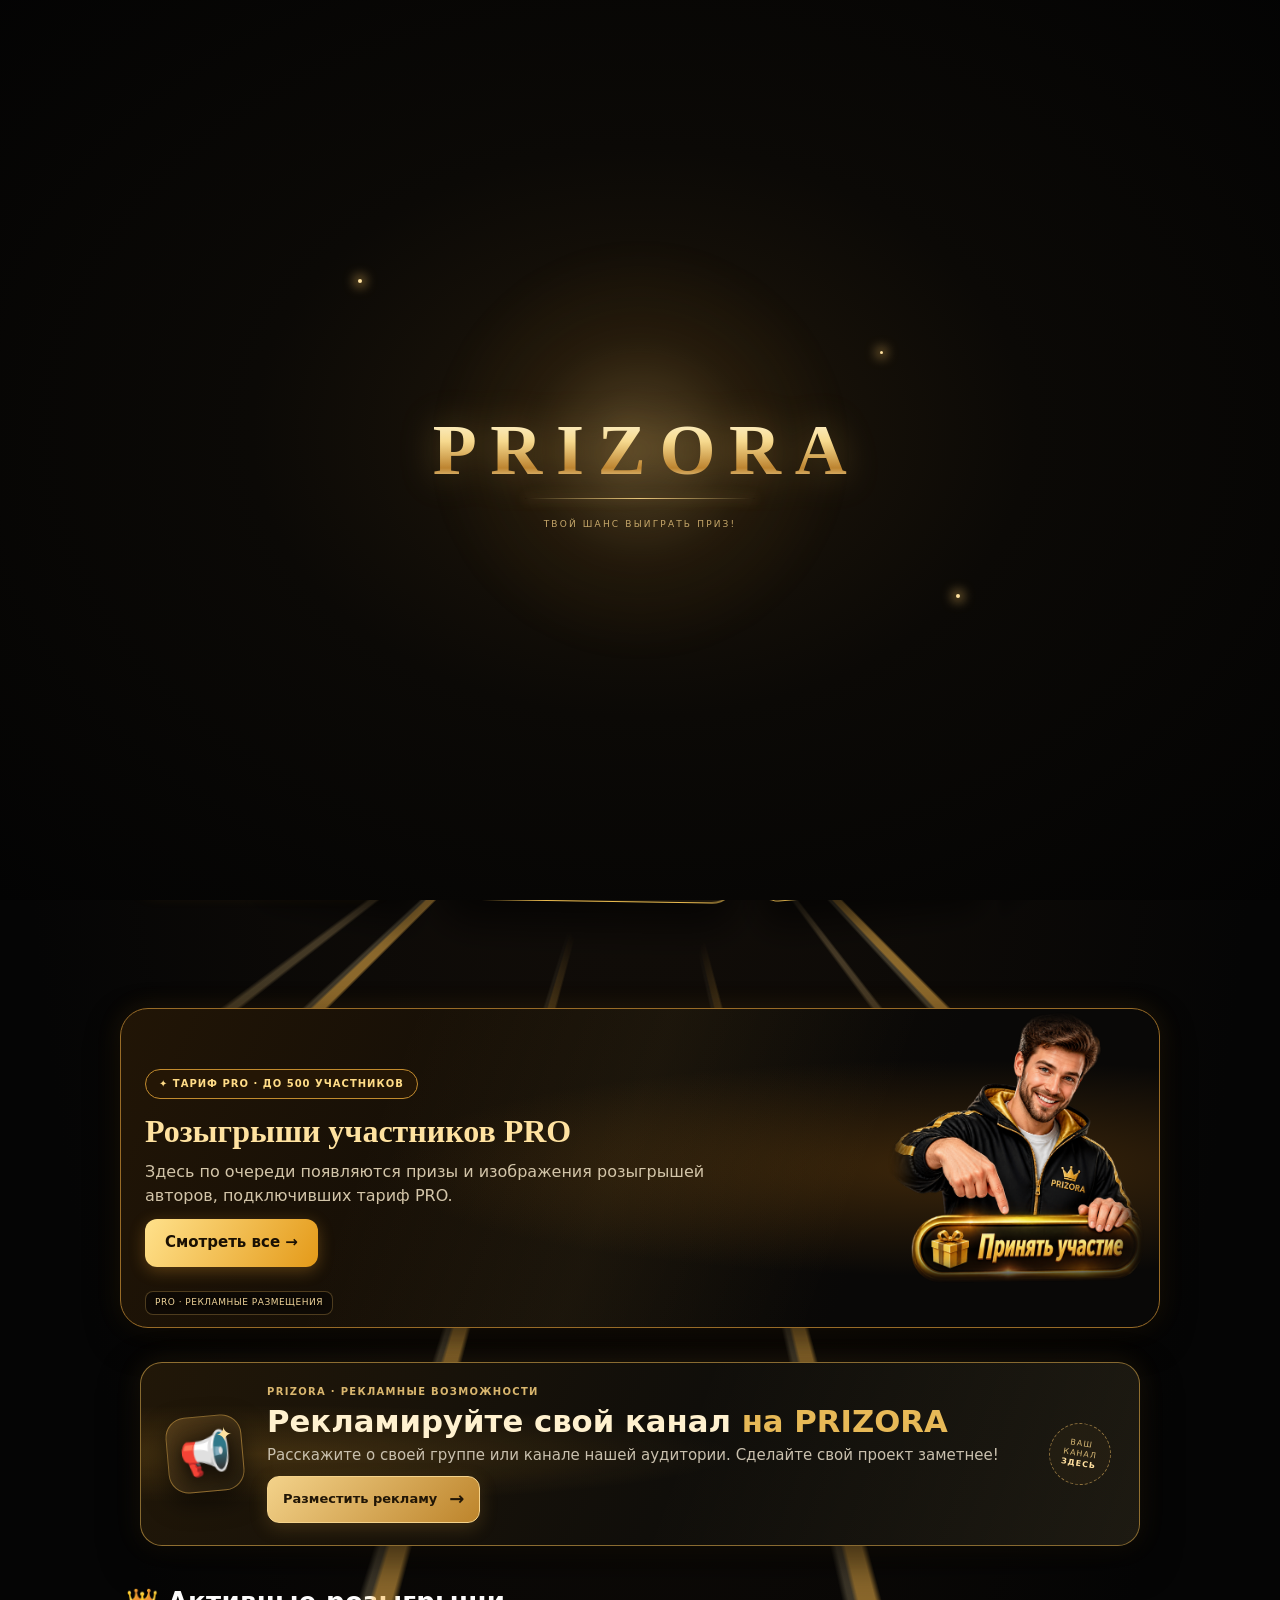
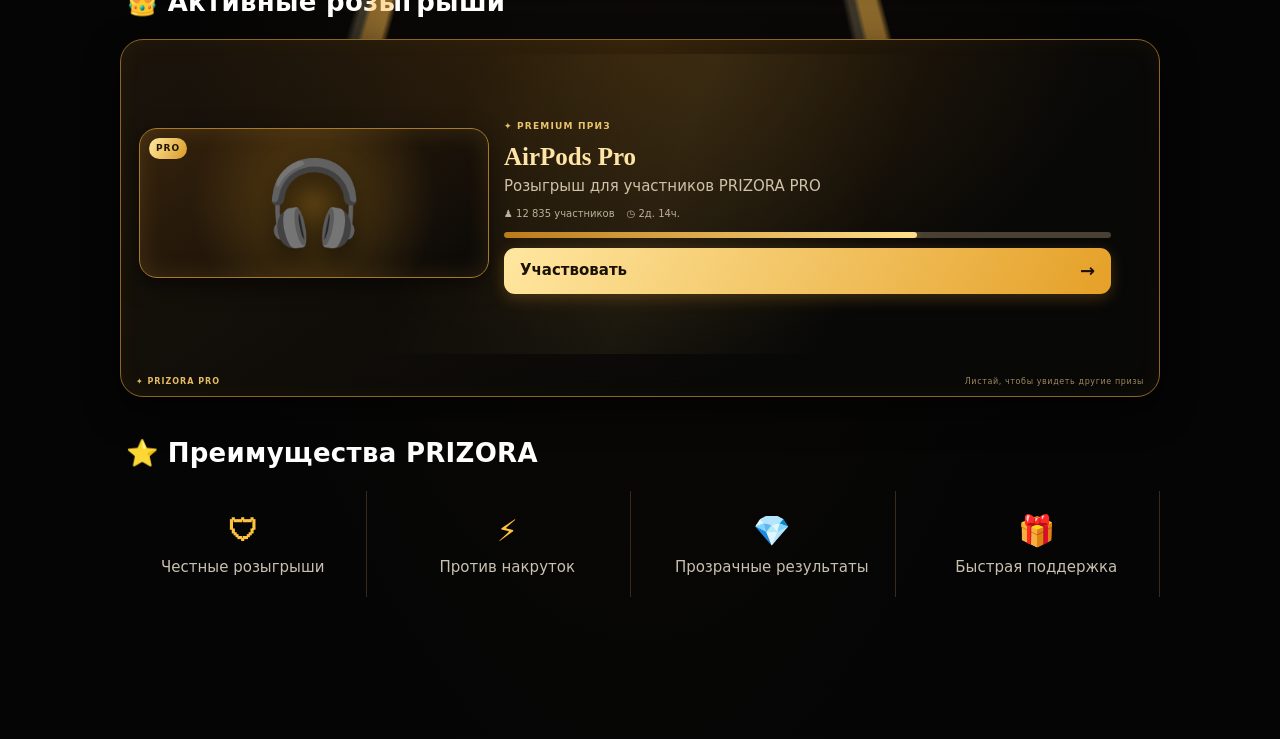
<file: index.html>
<!DOCTYPE html>

<html lang="ru"><head><meta charset="utf-8"/><meta content="width=device-width,initial-scale=1,viewport-fit=cover" name="viewport"/><meta content="#080706" name="theme-color"/><title>PRIZORA — розыгрыши. доверие. победа.</title>














































































<!-- PRIZORA cleanup: consolidated stylesheet placement; original cascade order preserved -->
<style>
:root{--gold:#ffc43d;--gold2:#ffdf80;--muted:#b9b2a3;--panel:#12100d;--line:#8d6425}*{box-sizing:border-box}html{scroll-behavior:smooth}body{margin:0;background:radial-gradient(ellipse at 50% -15%,#35220b 0,#100c08 34%,#050505 75%);color:#fff;font:16px/1.45 Inter,system-ui,-apple-system,Segoe UI,Roboto,Arial,sans-serif;min-height:100vh}.wrap{max-width:760px;margin:auto;padding:18px 16px 100px}.top{display:flex;align-items:center;justify-content:space-between;gap:12px;padding:8px 2px 16px}.brand{display:flex;align-items:center;gap:12px}.brand img{width:62px;height:62px;object-fit:cover;border-radius:14px;box-shadow:0 0 22px #f5ad2a55}.brand strong{font:700 23px Georgia,serif;letter-spacing:2px;color:var(--gold2)}.brand small{display:block;color:#b8a77d;font-size:11px;letter-spacing:1.6px;text-transform:uppercase}.pill{border:1px solid #70501e;color:var(--gold2);border-radius:99px;padding:7px 11px;font-size:12px;background:#160f06}.hero{text-align:center;margin:4px 0 20px}.hero h1{font:700 clamp(31px,8vw,52px)/1.05 Georgia,serif;letter-spacing:3px;margin:4px 0;color:#ffd66e;text-shadow:0 0 22px #d58a1b66}.hero p{margin:8px 0 0;color:#d5bd84;letter-spacing:1px}.section-head{display:flex;justify-content:space-between;align-items:center;margin:24px 2px 12px}.section-head h2{font-size:18px;margin:0;letter-spacing:.2px}.section-head span{color:var(--gold);font-size:13px}.carousel{position:relative;overflow:hidden;border-radius:24px;padding:1px;background:linear-gradient(135deg,#9d6b20,#ffdb75 28%,#3e290f 58%,#d39225);box-shadow:0 12px 38px #0009,0 0 26px #e9a42c22}.carousel:before{content:"";position:absolute;inset:-160%;background:conic-gradient(from 0deg,transparent 0 72%,#fff6c9 75%,#ffbd39 77%,transparent 80% 100%);animation:orbit 6s linear infinite;pointer-events:none}.carousel-inner{position:relative;z-index:1;border-radius:23px;overflow:hidden;background:#100d09;min-height:270px}.slides{display:flex;transition:transform .65s cubic-bezier(.22,.75,.25,1);will-change:transform}.slide{min-width:100%;padding:24px 24px 22px;display:grid;grid-template-columns:42% 1fr;gap:18px;align-items:center;min-height:270px;background:radial-gradient(circle at 18% 55%,#7c470d88,transparent 40%),linear-gradient(115deg,#1b1309,#080808 70%)}.slide-art{height:190px;border-radius:18px;display:grid;place-items:center;font-size:92px;background:radial-gradient(circle,#ffdb6c55,transparent 60%),linear-gradient(145deg,#35200a,#090807);border:1px solid #9d6b29;box-shadow:inset 0 0 28px #ffb52c22,0 0 25px #ffb52c22}.slide h3{font:700 23px/1.18 Georgia,serif;margin:0 0 10px;color:#ffe2a0}.slide p{color:#d0c5b1;margin:0 0 16px;font-size:14px}.cta{display:inline-flex;align-items:center;gap:9px;text-decoration:none;color:#1b1003;font-weight:800;padding:12px 17px;border-radius:14px;background:linear-gradient(120deg,#ffdc76,#e89b18);box-shadow:0 4px 18px #e99b1c55}.carousel-controls{position:absolute;inset:0;display:flex;justify-content:space-between;align-items:center;pointer-events:none;padding:0 8px}.arrow{pointer-events:auto;border:1px solid #d9a63e;background:#0b0907d9;color:#ffcf60;width:39px;height:39px;border-radius:50%;font-size:22px;cursor:pointer;box-shadow:0 0 15px #000}.dots{position:absolute;z-index:3;bottom:10px;left:50%;transform:translateX(-50%);display:flex;gap:7px}.dot{width:7px;height:7px;border:0;border-radius:99px;background:#6c5a3a;padding:0;cursor:pointer}.dot.active{width:22px;background:var(--gold)}.quick{display:grid;grid-template-columns:repeat(4,1fr);gap:8px;margin-top:18px}.quick a{color:#e9dfca;text-decoration:none;text-align:center;padding:13px 5px;border:1px solid #4e3b20;border-radius:16px;background:linear-gradient(145deg,#1c1710,#0d0c0a);font-size:12px}.quick b{display:block;font-size:25px;color:var(--gold);margin-bottom:4px}.contest{display:grid;grid-template-columns:112px 1fr;gap:14px;padding:12px;border:1px solid #58401f;border-radius:20px;background:linear-gradient(120deg,#1a1712,#0b0a09);box-shadow:0 8px 24px #0008}.prize{display:grid;place-items:center;border-radius:14px;background:radial-gradient(circle,#e9a62b66,transparent 65%),linear-gradient(145deg,#39230b,#0d0b09);font-size:54px;border:1px solid #94651f}.contest h3{margin:2px 0 7px;font-size:17px}.meta{color:#c5bcad;font-size:13px;margin:4px 0}.progress{height:8px;background:#45413a;border-radius:9px;overflow:hidden;margin:12px 0}.progress i{display:block;width:64%;height:100%;background:linear-gradient(90deg,#e9a323,#ffe18a);border-radius:9px}.join{display:block;text-align:center;border:1px solid var(--gold);border-radius:12px;color:var(--gold2);padding:8px;text-decoration:none;font-weight:700}.benefits{display:grid;grid-template-columns:repeat(4,1fr);gap:8px;text-align:center}.benefits div{padding:12px 5px;color:#c9c0af;font-size:12px;border-right:1px solid #382b19}.benefits b{display:block;color:var(--gold);font-size:24px;margin-bottom:5px}.bottom{position:fixed;z-index:10;bottom:0;left:0;right:0;background:#0c0b0bf2;border-top:1px solid #49361b;backdrop-filter:blur(14px);display:flex;justify-content:center;padding:9px 8px calc(9px + env(safe-area-inset-bottom));}.bottom nav{width:min(760px,100%);display:grid;grid-template-columns:repeat(4,1fr);gap:6px}.bottom a{color:#a9a39a;text-decoration:none;text-align:center;font-size:11px;padding:7px 2px;border-radius:13px}.bottom b{display:block;font-size:20px}.bottom a.active{color:#ffd36a;background:linear-gradient(135deg,#3a270d,#181006);box-shadow:inset 0 0 0 1px #b7832c,0 0 18px #e4a32a33}@keyframes orbit{to{transform:rotate(360deg)}}@media(max-width:520px){.wrap{padding:12px 12px 95px}.slide{grid-template-columns:38% 1fr;gap:12px;padding:18px 16px 24px;min-height:250px}.slide-art{height:158px;font-size:68px}.slide h3{font-size:19px}.slide p{font-size:13px}.cta{font-size:12px;padding:10px 12px}.contest{grid-template-columns:92px 1fr}.prize{font-size:44px}.quick a{font-size:11px}.hero p{font-size:13px}}@media(prefers-reduced-motion:reduce){*,*:before,*:after{animation:none!important;transition:none!important}}

/* PRIZORA 3D carousel — refreshed concept */
.carousel{overflow:hidden;perspective:1200px;isolation:isolate;padding:18px 0 52px;border-radius:28px;background:radial-gradient(ellipse at 50% 65%,#8a571b44,transparent 55%),linear-gradient(135deg,#9d6b20,#ffdb75 28%,#3e290f 58%,#d39225)}
.carousel:after{content:"";position:absolute;z-index:0;left:50%;bottom:23px;width:66%;height:30px;transform:translateX(-50%);border:1px solid #f8c65b88;border-radius:50%;box-shadow:0 0 24px #e7a42c88,inset 0 0 18px #e7a42c55;pointer-events:none}
.carousel-inner{overflow:visible;min-height:330px;background:transparent}
.slides{position:relative;display:block;height:330px;transform:none!important;perspective:1200px;transform-style:preserve-3d}
.slide{position:absolute;left:50%;top:12px;width:min(76%,520px);min-width:0;height:290px;min-height:290px;padding:22px;grid-template-columns:42% 1fr;gap:16px;border:1px solid #e6b64d99;border-radius:23px;overflow:hidden;box-shadow:0 22px 42px #000b,inset 0 0 30px #ffca5530;backface-visibility:hidden;transform-origin:center center;transition:transform .72s cubic-bezier(.2,.8,.2,1),opacity .72s,filter .72s;will-change:transform,opacity;}
.slide:before{content:"✦ PRIZORA";position:absolute;top:12px;right:15px;color:#eac56c88;font-size:9px;letter-spacing:2px}
.slide-art{height:175px;font-size:84px;border-radius:18px}
.slide h3{font-size:clamp(18px,3vw,25px)}
.slide p{font-size:13px;line-height:1.4}
.slide .cta{font-size:12px;padding:10px 13px;border-radius:99px;background:linear-gradient(135deg,#fff0ad,#e7a92d 55%,#9d6414);box-shadow:0 5px 18px #d58b2866}
.slide.is-active{z-index:5;opacity:1;filter:none}
.slide.is-side{z-index:3;opacity:.78;filter:saturate(.8) brightness(.82)}
.slide.is-hidden{z-index:1;opacity:0;pointer-events:none;filter:blur(3px)}
.carousel-controls{position:absolute;z-index:8;left:0;right:0;top:44%;display:flex;justify-content:space-between;padding:0 9px;pointer-events:none}
.arrow{pointer-events:auto;width:39px;height:39px;border:1px solid #f4c65f;background:#100c07eF;color:#ffdc84;border-radius:50%;font-size:25px;box-shadow:0 0 17px #e6a32d55}
.dots{position:absolute;z-index:9;bottom:7px;left:50%;transform:translateX(-50%);display:flex;gap:7px;max-width:75%;overflow:auto;padding:4px}
.dot{flex:0 0 7px;width:7px;height:7px;border:0;border-radius:50%;background:#8d7956;padding:0}.dot.active{width:21px;border-radius:9px;background:#ffd66e;box-shadow:0 0 10px #ffd66e}
@media(max-width:520px){.carousel{padding-top:12px}.slides{height:310px}.slide{width:84%;height:270px;min-height:270px;padding:17px 14px;grid-template-columns:38% 1fr;gap:11px}.slide-art{height:145px;font-size:65px}.slide h3{font-size:18px}.slide p{font-size:12px;margin-bottom:10px}.slide .cta{font-size:11px;padding:9px 10px}.carousel-controls{top:43%}.arrow{width:33px;height:33px;font-size:21px}}
@media(prefers-reduced-motion:reduce){.slide{transition:none}.carousel:before{animation:none}}

/* FIX: show the complete original PRIZORA logo without cropping */
.brand{gap:0;min-width:0;flex:1}
.brand img{width:190px;height:92px;max-width:100%;object-fit:contain;object-position:left center;border-radius:0;box-shadow:none;flex:0 1 auto}
.brand>div{display:none}
.top .pill{flex-shrink:0;white-space:nowrap}
@media(max-width:520px){.brand img{width:170px;height:82px}}
@media(max-width:360px){.brand img{width:150px;height:74px}.top{gap:6px}.pill{font-size:10px;padding:6px 8px}}

.slide-art{display:flex;align-items:center;justify-content:center;background:radial-gradient(ellipse at 50% 55%,#d99b2520 0%,#09090900 72%);overflow:visible}
.slide-art img{display:block;width:100%;height:100%;object-fit:contain;filter:drop-shadow(0 12px 18px #000b);}

.user-menu[hidden]{display:none!important}
.user-menu{margin:24px 0 32px;padding:18px;border:1px solid rgba(219,166,65,.28);border-radius:20px;background:linear-gradient(145deg,rgba(31,25,16,.96),rgba(10,10,10,.98));box-shadow:0 12px 34px rgba(0,0,0,.28)}
.user-menu-grid{margin:14px 0 0}

/* PRO showcase: separate fade banner, intentionally not a carousel */
.pro-showcase{position:relative;margin:22px 0 24px;min-height:190px;border:1px solid #986b27;border-radius:22px;overflow:hidden;background:radial-gradient(ellipse at 80% 50%,#68400d88,transparent 48%),linear-gradient(115deg,#211506,#090807 72%);box-shadow:0 12px 32px #0009,0 0 25px #d9942522}
.pro-showcase:before{content:"";position:absolute;inset:0;pointer-events:none;background:linear-gradient(110deg,transparent 25%,#ffd56a0c 48%,transparent 70%);animation:proShine 6s ease-in-out infinite}
.pro-fade-item{position:absolute;inset:0;display:grid;grid-template-columns:1fr 38%;align-items:center;gap:8px;padding:20px 22px;opacity:0;transform:translateY(8px) scale(.99);transition:opacity 1s ease,transform 1s ease;pointer-events:none}
.pro-fade-item.active{opacity:1;transform:translateY(0) scale(1);pointer-events:auto}
.pro-copy{position:relative;z-index:1;max-width:430px}.pro-tag{display:inline-flex;align-items:center;gap:6px;border:1px solid #c28b2e;border-radius:99px;padding:5px 10px;color:#ffdc87;background:#241605;font-size:11px;font-weight:800;letter-spacing:1px}
.pro-copy h3{margin:10px 0 6px;color:#ffe2a0;font:700 clamp(19px,4vw,25px)/1.12 Georgia,serif}.pro-copy p{margin:0 0 13px;color:#d3c5a9;font-size:13px;max-width:350px}.pro-action{display:inline-block;text-decoration:none;color:#1a1003;background:linear-gradient(120deg,#ffe18b,#e49a19);border-radius:12px;padding:10px 15px;font-size:12px;font-weight:900;box-shadow:0 4px 16px #d9932b55}
.pro-art{height:150px;display:flex;align-items:center;justify-content:center;position:relative}.pro-art img{width:100%;height:100%;object-fit:contain;filter:drop-shadow(0 9px 17px #e7a32b66)}
.pro-note{position:absolute;right:14px;bottom:10px;color:#b99b60;font-size:9px;letter-spacing:.7px;text-transform:uppercase;z-index:2}
@keyframes proShine{0%,100%{opacity:.25;transform:translateX(-12%)}50%{opacity:.8;transform:translateX(12%)}}
@media(max-width:520px){.pro-showcase{min-height:174px}.pro-fade-item{padding:16px 14px;grid-template-columns:1fr 34%;gap:3px}.pro-art{height:128px}.pro-copy h3{font-size:18px}.pro-copy p{font-size:11px;margin-bottom:10px}.pro-action{font-size:11px;padding:9px 11px}.pro-tag{font-size:9px;padding:4px 8px}}
@media(prefers-reduced-motion:reduce){.pro-fade-item{transition:none}.pro-showcase:before{animation:none}}


/* Animated participation guide */
.participation-guide{position:relative;display:grid;grid-template-columns:minmax(0,1fr) 210px;align-items:center;gap:12px;margin:18px 0 26px;padding:20px 22px 18px;min-height:190px;overflow:hidden;border:1px solid rgba(226,174,75,.62);border-radius:24px;background:radial-gradient(ellipse at 83% 48%,rgba(190,123,27,.25),transparent 43%),linear-gradient(112deg,#211607 0%,#100d09 58%,#090807 100%);box-shadow:0 14px 34px #0009,inset 0 0 28px #e4a53a0b}
.participation-guide:before{content:"";position:absolute;inset:-40% -20%;pointer-events:none;background:linear-gradient(105deg,transparent 38%,#ffd77813 50%,transparent 62%);transform:translateX(-55%);animation:guideShine 6s ease-in-out infinite}
.guide-copy{position:relative;z-index:1;min-width:0}.guide-kicker{display:inline-flex;align-items:center;gap:7px;color:#f5c96b;font-size:11px;font-weight:800;letter-spacing:.12em;text-transform:uppercase}.guide-copy h3{margin:9px 0 7px;color:#fff0ce;font-size:clamp(20px,3vw,27px);line-height:1.12;font-weight:900}.guide-copy p{max-width:440px;margin:0 0 14px;color:#c9bda7;font-size:13px;line-height:1.45}.guide-button{display:inline-flex;align-items:center;gap:10px;min-height:44px;padding:0 20px;border:1px solid #ffe08a;border-radius:999px;background:linear-gradient(180deg,#ffe18a,#d99424 58%,#a9680e);color:#1a1004;text-decoration:none;font-size:14px;font-weight:900;box-shadow:0 5px 18px #d58a1f55,inset 0 1px #fff5b8;animation:guideButtonPulse 2.2s ease-in-out infinite}.guide-mascot{position:relative;z-index:1;width:100%;max-width:205px;justify-self:center;overflow:visible;filter:drop-shadow(0 8px 13px #0009)}.guide-mascot .mascot-body{transform-origin:92px 164px;animation:mascotBob 2.7s ease-in-out infinite}.guide-mascot .point-arm{transform-origin:145px 116px;animation:pointGesture 1.8s ease-in-out infinite}.guide-mascot .mascot-eye{transform-origin:center;animation:mascotBlink 4.2s infinite}.guide-spark{position:absolute;color:#ffd36b;font-size:18px;animation:sparkFloat 2.8s ease-in-out infinite}.guide-spark.one{right:17%;top:17%}.guide-spark.two{right:7%;bottom:19%;animation-delay:1s}
@keyframes guideShine{0%,55%{transform:translateX(-55%)}100%{transform:translateX(55%)}}@keyframes mascotBob{0%,100%{transform:translateY(0)}50%{transform:translateY(-6px)}}@keyframes pointGesture{0%,100%{transform:rotate(0)}50%{transform:rotate(-2deg)}}@keyframes mascotBlink{0%,45%,49%,100%{transform:scaleY(1)}47%{transform:scaleY(.12)}}@keyframes guideButtonPulse{0%,100%{box-shadow:0 5px 18px #d58a1f55,inset 0 1px #fff5b8;transform:translateY(0)}50%{box-shadow:0 7px 26px #ffc34c99,inset 0 1px #fff5b8;transform:translateY(-2px)}}@keyframes sparkFloat{0%,100%{transform:translateY(0) rotate(0);opacity:.65}50%{transform:translateY(-9px) rotate(18deg);opacity:1}}
@media(max-width:560px){.participation-guide{grid-template-columns:minmax(0,1fr) 112px;gap:2px;padding:17px 14px;min-height:166px}.guide-mascot{width:116px;margin-right:-5px}.guide-copy h3{font-size:19px}.guide-copy p{font-size:12px;margin-bottom:11px}.guide-button{min-height:42px;padding:0 15px;font-size:13px}}
@media(prefers-reduced-motion:reduce){.participation-guide:before,.guide-mascot .mascot-body,.guide-mascot .point-arm,.guide-mascot .mascot-eye,.guide-spark,.guide-button{animation:none!important}}


/* PRIZORA PREMIUM: interactive 3D prize drum */
.carousel{position:relative;overflow:hidden;perspective:1150px;isolation:isolate;padding:18px 0 48px;min-height:390px;border-radius:28px;background:radial-gradient(ellipse at 50% 58%,#9b641e55,transparent 54%),linear-gradient(135deg,#9d6b20,#ffdb75 28%,#3e290f 58%,#d39225);touch-action:pan-y;}
.carousel:before{content:"";position:absolute;inset:-120%;background:conic-gradient(from 0deg,transparent 0 72%,#fff6c9 75%,#ffbd39 77%,transparent 80% 100%);animation:orbit 9s linear infinite;pointer-events:none}
.carousel:after{content:"";position:absolute;z-index:0;left:50%;bottom:26px;width:76%;height:28px;transform:translateX(-50%);border:1px solid #f8c65b99;border-radius:50%;box-shadow:0 0 26px #e7a42c99,inset 0 0 18px #e7a42c66;pointer-events:none}
.carousel-inner{position:relative;z-index:1;min-height:320px;height:320px;overflow:visible;background:transparent;border-radius:0;transform-style:preserve-3d}
.slides{position:absolute;inset:0;display:block;height:100%;transform-style:preserve-3d;transition:transform .9s cubic-bezier(.2,.75,.2,1);will-change:transform}
.slide{position:absolute;left:50%;top:12px;width:min(62%,390px);height:286px;min-height:286px;padding:20px 18px;display:grid;grid-template-columns:40% 1fr;gap:14px;align-items:center;border:1px solid #f2c55d;border-radius:22px;overflow:hidden;background:radial-gradient(circle at 18% 50%,#9c621b88,transparent 48%),linear-gradient(125deg,#241707,#090807 72%);box-shadow:0 20px 38px #000c,inset 0 0 28px #ffca5530;backface-visibility:hidden;transform-style:preserve-3d;transform-origin:center center;transition:filter .5s,opacity .5s;}
.slide:before{content:"✦ PREMIUM · PRIZORA";position:absolute;top:10px;right:12px;color:#eac56c;font-size:8px;letter-spacing:1.5px}
.slide-art{height:170px;font-size:68px;border-radius:16px;border:1px solid #d7a443;box-shadow:inset 0 0 22px #ffb52c33,0 0 20px #ffb52c22}
.slide-art img{max-width:100%;max-height:100%;object-fit:contain}
.slide h3{font:700 clamp(17px,2.7vw,23px)/1.15 Georgia,serif;margin:0 0 9px;color:#ffe2a0}
.slide p{color:#d0c5b1;margin:0 0 12px;font-size:12px;line-height:1.4}
.slide .cta{font-size:11px;padding:9px 11px;border-radius:99px}
.carousel-controls{position:absolute;z-index:9;left:0;right:0;top:43%;display:flex;justify-content:space-between;padding:0 9px;pointer-events:none}
.arrow{pointer-events:auto;width:38px;height:38px;border:1px solid #f4c65f;background:#100c07ed;color:#ffdc84;border-radius:50%;font-size:25px;box-shadow:0 0 17px #e6a32d66;cursor:pointer}
.dots{position:absolute;z-index:9;bottom:8px;left:50%;transform:translateX(-50%);display:flex;gap:7px;max-width:80%;overflow:auto;padding:4px}
.dot{flex:0 0 7px;width:7px;height:7px;border:0;border-radius:50%;background:#8d7956;padding:0}.dot.active{width:22px;border-radius:9px;background:#ffd66e;box-shadow:0 0 10px #ffd66e}
@media(max-width:520px){.carousel{min-height:365px;padding-top:12px}.carousel-inner{height:300px;min-height:300px}.slide{width:70%;height:258px;min-height:258px;top:10px;padding:17px 12px;grid-template-columns:37% 1fr;gap:9px}.slide-art{height:135px;font-size:52px}.slide h3{font-size:16px}.slide p{font-size:11px;margin-bottom:9px}.slide .cta{font-size:10px;padding:8px 9px}.carousel-controls{top:42%}.arrow{width:32px;height:32px;font-size:21px}}
@media(max-width:360px){.slide{width:74%;padding:15px 10px;grid-template-columns:34% 1fr;gap:8px}.slide-art{height:120px}.slide h3{font-size:14px}}
/* The guide mascot faces the visitor; the arm on the viewer's right is his LEFT arm. */
.guide-mascot .point-arm{transform-origin:145px 116px;animation:pointGesture 1.8s ease-in-out infinite}


/* FINAL FIX v3: compact, legible 3D prize drum */
.carousel{height:278px;min-height:278px;padding:10px 0 34px;overflow:hidden;perspective:900px;border-radius:22px;touch-action:pan-y}
.carousel:before{inset:-180%;opacity:.42}
.carousel:after{bottom:17px;width:58%;height:18px}
.carousel-inner{height:224px;min-height:224px;overflow:visible;position:relative;z-index:2;perspective:900px;transform-style:preserve-3d}
.slides{position:absolute;left:50%;top:0;width:0;height:100%;display:block;transform-style:preserve-3d;transition:transform .8s cubic-bezier(.2,.75,.2,1);will-change:transform}
.slide{position:absolute;left:-57px;top:22px;width:114px;height:166px;min-height:166px;padding:9px 8px;display:flex;flex-direction:column;justify-content:flex-start;align-items:center;gap:5px;border:1px solid #e8bd5b;border-radius:15px;overflow:hidden;background:linear-gradient(150deg,#3a260d,#100c07 72%);box-shadow:0 10px 24px #000c,inset 0 0 16px #ffca5530;backface-visibility:hidden;transform-style:preserve-3d;text-align:center}
.slide:before{top:6px;right:0;left:0;text-align:center;font-size:6px;letter-spacing:1px}
.slide-art{width:88px;height:86px;min-height:86px;flex:0 0 86px;margin-top:11px;border-radius:11px;font-size:38px;border:1px solid #9d742e;background:radial-gradient(circle,#e9b84a30,transparent 70%)}
.slide-art img{width:100%;height:100%;object-fit:contain}
.slide h3{font:700 12px/1.15 Georgia,serif;margin:3px 0 0;color:#ffe2a0;max-width:100%;overflow-wrap:anywhere}
.slide p,.slide .cta{display:none!important}
.carousel-controls{top:42%;z-index:12;padding:0 8px}
.arrow{width:31px;height:31px;font-size:20px}
.dots{bottom:2px;z-index:13}
@media(max-width:520px){.carousel{height:264px;min-height:264px;padding-top:8px}.carousel-inner{height:213px;min-height:213px}.slide{top:19px;width:108px;height:158px;min-height:158px;left:-54px;padding:8px 7px}.slide-art{width:82px;height:80px;min-height:80px;flex-basis:80px}.slide h3{font-size:11px}.carousel-controls{top:42%}}
@media(max-width:360px){.carousel{height:252px;min-height:252px}.carousel-inner{height:204px;min-height:204px}.slide{width:100px;left:-50px;height:150px;min-height:150px}.slide-art{width:76px;height:74px;min-height:74px;flex-basis:74px}}
/* Mascot arm: clear LEFT index finger pointing vertically down */
.guide-mascot{max-width:220px;width:100%;height:auto}
.guide-mascot .point-arm{transform-origin:145px 116px;animation:pointGesture 1.8s ease-in-out infinite}
.guide-mascot .point-arm path{vector-effect:non-scaling-stroke}
@media(max-width:560px){.guide-mascot{width:126px;margin-right:-3px}}

/* PRIZORA v5 — wider, readable prize panels and naturally proportioned guide */
.carousel{height:326px!important;min-height:326px!important;padding:9px 0 36px!important;overflow:hidden!important}
.carousel-inner{height:274px!important;min-height:274px!important}
.slide{left:-92px!important;top:16px!important;width:184px!important;height:232px!important;min-height:232px!important;padding:12px 11px!important;gap:7px!important;overflow:hidden!important}
.slide-art{width:150px!important;height:128px!important;min-height:128px!important;flex:0 0 128px!important;margin-top:10px!important;border-radius:13px!important}
.slide-art img{display:block!important;width:100%!important;height:100%!important;max-width:100%!important;max-height:100%!important;object-fit:contain!important;object-position:center!important}
.slide h3{display:block!important;width:100%!important;max-width:100%!important;font-size:13px!important;line-height:1.2!important;white-space:normal!important;overflow:visible!important;overflow-wrap:break-word!important;text-align:center!important;margin:2px 0!important}
.slide p{display:block!important;width:100%!important;max-height:30px!important;overflow:hidden!important;font-size:9px!important;line-height:1.25!important;text-align:center!important;margin:0!important}
.slide .cta{display:none!important}
.slide:before{font-size:7px!important;letter-spacing:1px!important}
.carousel-controls{top:43%!important}
@media(max-width:520px){.carousel{height:312px!important;min-height:312px!important}.carousel-inner{height:260px!important;min-height:260px!important}.slide{left:-82px!important;top:14px!important;width:164px!important;height:220px!important;min-height:220px!important;padding:11px 9px!important}.slide-art{width:136px!important;height:120px!important;min-height:120px!important;flex-basis:120px!important}.slide h3{font-size:12px!important}.slide p{font-size:8.5px!important;max-height:29px!important}.carousel-controls{top:43%!important}}
@media(max-width:360px){.slide{left:-76px!important;width:152px!important;height:210px!important;min-height:210px!important}.slide-art{width:126px!important;height:112px!important;min-height:112px!important;flex-basis:112px!important}}
/* Keep both arms visible; the pointing arm is on the left side of the figure in the preview. */
.guide-mascot{width:100%!important;max-width:235px!important;height:auto!important;overflow:visible!important}
.guide-mascot .point-arm{transform-origin:75px 116px!important;animation:pointGesture 2s ease-in-out infinite!important}
.guide-mascot .right-arm{transform-origin:145px 116px!important}
@media(max-width:560px){.guide-mascot{width:132px!important;max-width:132px!important;margin-right:-2px!important}}
/* PRIZORA FINAL REPAIR v4 — functional continuous 3D drum + two-armed guide */
.carousel{height:286px!important;min-height:286px!important;padding:8px 0 34px!important;overflow:hidden!important;perspective:980px!important;touch-action:pan-y}
.carousel-inner{height:236px!important;min-height:236px!important;overflow:visible!important;perspective:980px!important;transform-style:preserve-3d!important}
.slides{position:absolute!important;left:50%!important;top:0!important;width:0!important;height:100%!important;display:block!important;transform-style:preserve-3d!important;transform-origin:center center!important;transition:transform .35s linear!important;will-change:transform}
.slide{position:absolute!important;left:-55px!important;top:27px!important;width:110px!important;height:164px!important;min-height:164px!important;padding:8px 7px!important;display:flex!important;flex-direction:column!important;align-items:center!important;gap:5px!important;overflow:hidden!important;backface-visibility:hidden!important;transform-origin:center center!important;}
.slide:before{top:6px!important;left:0!important;right:0!important;text-align:center!important;font-size:6px!important}
.slide-art{width:84px!important;height:84px!important;min-height:84px!important;flex:0 0 84px!important;margin-top:10px!important;font-size:36px!important}
.slide-art img{width:100%!important;height:100%!important;object-fit:contain!important}
.slide h3{font-size:11px!important;line-height:1.15!important;text-align:center!important;margin:2px 0!important}
.slide p,.slide .cta{display:none!important}
.carousel-controls{top:42%!important;z-index:20!important}.arrow{width:32px!important;height:32px!important}
.dots{bottom:2px!important;z-index:21!important}
@media(max-width:520px){.carousel{height:270px!important;min-height:270px!important}.carousel-inner{height:222px!important;min-height:222px!important}.slide{top:25px!important;width:104px!important;height:156px!important;min-height:156px!important;left:-52px!important}.slide-art{width:78px!important;height:78px!important;min-height:78px!important;flex-basis:78px!important}}
@media(max-width:360px){.carousel{height:258px!important;min-height:258px!important}.carousel-inner{height:210px!important;min-height:210px!important}.slide{width:98px!important;left:-49px!important;height:148px!important;min-height:148px!important}}
.guide-mascot{display:block;width:100%;max-width:220px;height:auto;overflow:visible;filter:drop-shadow(0 8px 13px #0009)}
.guide-mascot .mascot-body{transform-origin:110px 164px;animation:mascotBob 2.8s ease-in-out infinite}
.guide-mascot .point-arm{transform-origin:145px 115px;animation:pointGesture 2s ease-in-out infinite}
.guide-mascot .right-arm{transform-origin:75px 116px}
@media(max-width:560px){.guide-mascot{width:126px;max-width:126px;margin-right:0}}


/* PRIZORA v6 — larger drum, complete prize copy and visible participation action */
.carousel{height:354px!important;min-height:354px!important;padding:10px 0 38px!important;overflow:hidden!important}
.carousel-inner{height:300px!important;min-height:300px!important}
.slide{left:-76px!important;top:16px!important;width:152px!important;height:254px!important;min-height:254px!important;padding:12px 10px!important;gap:7px!important;overflow:hidden!important;display:flex!important;flex-direction:column!important;align-items:center!important;justify-content:flex-start!important}
.slide-art{width:128px!important;height:112px!important;min-height:112px!important;flex:0 0 112px!important;margin-top:10px!important}
.slide-art img{width:100%!important;height:100%!important;object-fit:contain!important;object-position:center!important}
.slide h3{display:block!important;width:100%!important;max-width:100%!important;font-size:12px!important;line-height:1.18!important;margin:2px 0 0!important;text-align:center!important;overflow-wrap:anywhere!important}
.slide p{display:block!important;width:100%!important;max-height:34px!important;overflow:hidden!important;font-size:9px!important;line-height:1.22!important;text-align:center!important;margin:0!important}
.slide .cta{display:inline-flex!important;align-items:center!important;justify-content:center!important;gap:5px!important;flex:0 0 auto!important;margin-top:2px!important;padding:7px 12px!important;font-size:10px!important;line-height:1!important;white-space:nowrap!important;border-radius:99px!important}
.carousel-controls{top:43%!important}
@media(max-width:520px){
 .carousel{height:340px!important;min-height:340px!important;padding-top:8px!important}
 .carousel-inner{height:286px!important;min-height:286px!important}
 .slide{left:-70px!important;top:14px!important;width:140px!important;height:244px!important;min-height:244px!important;padding:10px 8px!important;gap:6px!important}
 .slide-art{width:118px!important;height:104px!important;min-height:104px!important;flex-basis:104px!important}
 .slide h3{font-size:11.5px!important}
 .slide p{font-size:8.5px!important;max-height:32px!important}
 .slide .cta{font-size:9px!important;padding:7px 10px!important}
 .carousel-controls{top:43%!important}
}
@media(max-width:360px){
 .carousel{height:328px!important;min-height:328px!important}
 .carousel-inner{height:276px!important;min-height:276px!important}
 .slide{left:-65px!important;width:130px!important;height:236px!important;min-height:236px!important}
 .slide-art{width:108px!important;height:98px!important;min-height:98px!important;flex-basis:98px!important}
}


/* PRO active contests: swipeable animated showcase */
.pro-section-label{font-size:10px!important;letter-spacing:1px;color:#f6ca69!important;border:1px solid #77531f;border-radius:99px;padding:5px 8px;background:#1c1308}
.pro-contest-slider{position:relative;overflow:hidden;margin:0 0 26px;padding:14px 0 34px;border:1px solid #8d6425;border-radius:23px;background:radial-gradient(ellipse at 50% 0%,#65400e66,transparent 62%),linear-gradient(145deg,#1b140b,#080807 72%);box-shadow:0 14px 34px #0009,inset 0 0 24px #e9a42c0c;touch-action:pan-y}
.pro-contest-track{display:flex;transition:transform .65s cubic-bezier(.22,.75,.25,1);will-change:transform}
.pro-contest-card{position:relative;flex:0 0 100%;display:grid;grid-template-columns:36% 1fr;gap:15px;align-items:center;padding:10px 48px 12px 18px;min-height:190px}
.pro-contest-card:before{content:"";position:absolute;inset:0;pointer-events:none;background:linear-gradient(110deg,transparent 30%,#ffdb7510 52%,transparent 72%);animation:proCardShine 5s ease-in-out infinite}
.pro-contest-art{position:relative;min-height:150px;border:1px solid #a7792d;border-radius:18px;display:grid;place-items:center;background:radial-gradient(circle at 50% 50%,#d99b2550,transparent 65%),linear-gradient(145deg,#35220c,#090807);box-shadow:inset 0 0 24px #ffc64a22,0 8px 22px #0008}
.pro-contest-art span{font-size:clamp(54px,13vw,82px);filter:drop-shadow(0 8px 12px #0009);animation:proPrizeFloat 3.6s ease-in-out infinite}
.pro-contest-art i{position:absolute;top:9px;left:9px;font-style:normal;font-size:9px;letter-spacing:1px;font-weight:900;color:#211503;background:linear-gradient(120deg,#ffe9a0,#d99a25);border-radius:99px;padding:4px 7px}
.pro-contest-info{position:relative;z-index:1;min-width:0}.pro-contest-kicker{font-size:9px;letter-spacing:1.2px;color:#eac36e;font-weight:800}.pro-contest-info h3{font:700 clamp(19px,4.6vw,25px)/1.12 Georgia,serif;color:#ffe4a7;margin:7px 0 5px}.pro-contest-info p{font-size:12px;color:#cfc2a8;margin:0 0 10px}.pro-contest-meta{display:flex;flex-wrap:wrap;gap:6px 12px;color:#bdb19b;font-size:10px}.pro-contest-progress{height:6px;border-radius:99px;background:#494033;overflow:hidden;margin:10px 0}.pro-contest-progress i{display:block;height:100%;border-radius:99px;background:linear-gradient(90deg,#bd7b18,#ffe08a);box-shadow:0 0 10px #e9a42c66}.pro-contest-join{display:flex;justify-content:space-between;align-items:center;gap:8px;text-decoration:none;color:#1a1003;font-size:12px;font-weight:900;padding:9px 13px;border-radius:11px;background:linear-gradient(120deg,#ffe7a0,#e5a027);box-shadow:0 4px 15px #d9932b44}.pro-contest-join b{font-size:18px;line-height:12px}
.pro-contest-arrow{position:absolute;z-index:3;top:43%;width:31px;height:31px;border:1px solid #d8a94d;border-radius:50%;background:#0b0907eF;color:#ffdc84;font-size:22px;line-height:20px;cursor:pointer;box-shadow:0 0 14px #0009}.pro-contest-arrow.prev{left:7px}.pro-contest-arrow.next{right:7px}.pro-contest-dots{position:absolute;left:50%;bottom:14px;transform:translateX(-50%);display:flex;gap:7px}.pro-contest-dot{width:7px;height:7px;border:0;border-radius:99px;padding:0;background:#78613a;cursor:pointer;transition:all .25s}.pro-contest-dot.active{width:21px;background:#ffd36b;box-shadow:0 0 10px #ffd36b88}.pro-contest-foot{position:absolute;left:15px;right:15px;bottom:9px;display:flex;justify-content:space-between;color:#9e885f;font-size:8px;letter-spacing:.6px;pointer-events:none}.pro-contest-foot span:first-child{color:#e5bb62;font-weight:900;letter-spacing:1px}
@keyframes proCardShine{0%,100%{opacity:.2;transform:translateX(-10%)}50%{opacity:.7;transform:translateX(10%)}}@keyframes proPrizeFloat{0%,100%{transform:translateY(0) rotate(-3deg)}50%{transform:translateY(-7px) rotate(3deg)}}
@media(max-width:520px){.pro-contest-slider{padding-top:9px;padding-bottom:34px}.pro-contest-card{grid-template-columns:34% 1fr;gap:10px;padding:9px 39px 12px 13px;min-height:174px}.pro-contest-art{min-height:132px}.pro-contest-art span{font-size:54px}.pro-contest-info h3{font-size:18px}.pro-contest-info p{font-size:10px;margin-bottom:8px}.pro-contest-meta{font-size:9px;gap:5px 8px}.pro-contest-join{font-size:11px;padding:8px 10px}.pro-contest-arrow{width:27px;height:27px;font-size:19px}.pro-contest-foot{font-size:7px}}
@media(prefers-reduced-motion:reduce){.pro-contest-track{transition:none}.pro-contest-card:before,.pro-contest-art span{animation:none}}

.prize img,.drum img,.carousel img{object-fit:contain;max-width:100%;height:auto;} img{image-rendering:auto;}

/* v9 repair: stable embedded PNGs and card content stays inside the drum */
.carousel{height:372px!important;min-height:372px!important;padding:12px 0 40px!important;overflow:hidden!important}
.carousel-inner{height:310px!important;min-height:310px!important;overflow:visible!important}
.slides{height:300px!important}
.slide{width:188px!important;height:264px!important;min-height:264px!important;left:-94px!important;top:14px!important;padding:13px 12px 12px!important;gap:7px!important;overflow:hidden!important;display:flex!important;flex-direction:column!important;align-items:center!important;justify-content:flex-start!important}
.slide-art{width:154px!important;height:142px!important;min-height:142px!important;flex:0 0 142px!important;margin:13px 0 0!important;overflow:hidden!important;display:flex!important;align-items:center!important;justify-content:center!important;border-radius:13px!important}
.slide-art img{display:block!important;width:100%!important;height:100%!important;max-width:100%!important;max-height:100%!important;object-fit:contain!important;object-position:center!important}
.slide h3{display:block!important;width:100%!important;max-width:100%!important;min-height:30px!important;max-height:34px!important;margin:2px 0 0!important;padding:0 2px!important;font-size:13px!important;line-height:1.15!important;text-align:center!important;white-space:normal!important;overflow:hidden!important;overflow-wrap:break-word!important;word-break:normal!important}
.slide p{display:none!important}.slide .cta{display:none!important}
.carousel-controls{top:44%!important}
@media(max-width:520px){.carousel{height:350px!important;min-height:350px!important}.carousel-inner{height:292px!important;min-height:292px!important}.slides{height:284px!important}.slide{width:172px!important;height:248px!important;min-height:248px!important;left:-86px!important;top:17px!important;padding:11px 10px!important}.slide-art{width:142px!important;height:130px!important;min-height:130px!important;flex-basis:130px!important;margin-top:12px!important}.slide h3{font-size:12px!important;min-height:29px!important;max-height:31px!important}.carousel-controls{top:44%!important}}
@media(max-width:360px){.slide{width:160px!important;left:-80px!important}.slide-art{width:130px!important;height:120px!important;min-height:120px!important;flex-basis:120px!important}}

/* Approved PRIZORA hero artwork and larger premium prize showcase */
.wrap{max-width:1040px}
.approved-hero{position:relative;width:min(100%,760px);margin:8px auto 26px;border-radius:26px;overflow:hidden;border:1px solid #b9852d;box-shadow:0 18px 55px #000b,0 0 34px #d99a2b33;background:radial-gradient(ellipse at 50% 45%,#8c591d 0,#281707 55%,#090705 100%)}
.approved-hero img{display:block;width:100%;height:auto;object-fit:contain}
.approved-hero-hit{position:absolute;left:4.5%;bottom:5.3%;width:55%;height:19%;border-radius:28px;cursor:pointer}
.approved-hero-hit:focus-visible{outline:3px solid #fff1a8;outline-offset:3px}
.section-head{margin-top:30px;margin-bottom:15px}
.section-head h2{font-size:clamp(19px,2.4vw,25px)}
.carousel{padding:2px}
.carousel-inner{min-height:390px}
.slides{height:390px}
.slide{min-height:390px;padding:30px 38px;grid-template-columns:44% 1fr;gap:28px}
.slide-art{height:300px}
.slide-art img{max-width:100%;max-height:100%;object-fit:contain}
.slide h3{font-size:clamp(24px,3vw,34px);line-height:1.15}
.slide p{font-size:16px;line-height:1.5}
.slide .cta{font-size:14px;padding:13px 20px}
@media(max-width:700px){
 .wrap{max-width:100%;padding:12px 12px 100px}
 .approved-hero{width:100%;margin:6px auto 20px;border-radius:18px}
 .approved-hero-hit{left:4%;bottom:5%;width:57%;height:18%}
 .carousel-inner{min-height:340px}
 .slides{height:340px}
 .slide{min-height:340px;padding:20px 18px;grid-template-columns:40% 1fr;gap:14px}
 .slide-art{height:240px}
 .slide h3{font-size:clamp(18px,4.5vw,24px)}
 .slide p{font-size:13px}
 .slide .cta{font-size:12px;padding:10px 12px}
}
@media(max-width:420px){
 .slide{padding:16px 12px;grid-template-columns:36% 1fr;gap:10px}
 .slide-art{height:210px}
 .slide h3{font-size:17px}
 .slide p{font-size:12px}
}

/* PRIZORA PREVIEW REPAIR — composition and readable premium drum */
.top{position:relative!important;z-index:5;margin-bottom:10px!important}
.brand img{width:220px!important;height:100px!important;object-fit:contain!important;object-position:left center!important}
.approved-hero{width:min(100%,900px)!important;margin:26px auto 30px!important}
.approved-hero img{width:100%!important;height:auto!important;object-fit:contain!important}
.carousel{height:500px!important;min-height:500px!important;padding:20px 0 52px!important;overflow:hidden!important}
.carousel-inner{height:410px!important;min-height:410px!important;overflow:visible!important}
.slides#slides{height:390px!important;min-height:390px!important;transform-style:preserve-3d!important}
.slides#slides>.slide{left:50%!important;top:14px!important;width:min(62%,520px)!important;height:360px!important;min-height:360px!important;padding:24px 22px!important;display:grid!important;grid-template-columns:minmax(0,42%) minmax(0,58%)!important;gap:18px!important;align-items:center!important;justify-content:stretch!important;overflow:hidden!important;border-radius:24px!important}
.slides#slides>.slide .slide-art{width:100%!important;height:285px!important;min-height:285px!important;flex:initial!important;margin:0!important;overflow:visible!important}
.slides#slides>.slide .slide-art img{width:100%!important;height:100%!important;max-width:100%!important;max-height:100%!important;object-fit:contain!important;object-position:center!important}
.slides#slides>.slide h3{display:block!important;width:100%!important;max-height:none!important;min-height:0!important;margin:0 0 12px!important;font-size:clamp(20px,2.6vw,30px)!important;line-height:1.15!important;text-align:left!important;overflow:visible!important}
.slides#slides>.slide p{display:block!important;width:100%!important;max-height:none!important;margin:0 0 18px!important;font-size:15px!important;line-height:1.5!important;color:#e1d4bc!important;overflow:visible!important}
.slides#slides>.slide .cta{display:inline-flex!important;align-self:flex-start!important;margin-top:0!important;padding:12px 17px!important;font-size:13px!important;white-space:nowrap!important}
.carousel-controls{top:48%!important;transform:translateY(-50%)!important}
.carousel .dots{bottom:9px!important}
@media(max-width:700px){
 .brand img{width:178px!important;height:82px!important}
 .carousel{height:470px!important;min-height:470px!important;padding:14px 0 48px!important}
 .carousel-inner{height:390px!important;min-height:390px!important}
 .slides#slides{height:370px!important}
 .slides#slides>.slide{width:min(78vw,360px)!important;height:340px!important;min-height:340px!important;top:12px!important;padding:19px 16px!important;grid-template-columns:38% minmax(0,62%)!important;gap:12px!important}
 .slides#slides>.slide .slide-art{height:270px!important;min-height:270px!important}
 .slides#slides>.slide h3{font-size:clamp(18px,4.4vw,23px)!important;margin-bottom:9px!important}
 .slides#slides>.slide p{font-size:12px!important;line-height:1.4!important;margin-bottom:12px!important}
 .slides#slides>.slide .cta{font-size:11px!important;padding:10px 11px!important}
 .approved-hero{width:100%!important;margin:20px auto 24px!important;border-radius:18px!important}
}
@media(max-width:380px){
 .slides#slides>.slide{width:82vw!important;grid-template-columns:35% minmax(0,65%)!important;padding:15px 12px!important;gap:9px!important}
 .slides#slides>.slide .slide-art{height:245px!important;min-height:245px!important}
 .slides#slides>.slide p{font-size:11px!important}
}


/* Removed: pulsing glow around individual prize images (mobile flicker fix). */

/* FINAL MOBILE REFINEMENT: one steady rotating drum, no prize flicker */
.carousel{
  perspective:4000px!important;
  box-shadow:0 12px 38px #0009,0 0 28px #e9a42c44!important;
}
.carousel-inner{perspective:4000px!important;transform-style:preserve-3d!important}
.slides#slides{transform-style:preserve-3d!important;will-change:transform}
.slides#slides>.slide{backface-visibility:hidden!important;transition:opacity .35s,filter .35s!important}
.slides#slides>.slide .slide-art{
  position:relative!important;
  isolation:auto!important;
  overflow:hidden!important;
  background:transparent!important;
  border:0!important;
  box-shadow:none!important;
}
.slides#slides>.slide .slide-art:before{content:none!important;display:none!important;animation:none!important}
.slides#slides>.slide .slide-art img{
  object-fit:contain!important;
  filter:drop-shadow(0 8px 12px #0009)!important;
}
</style>
<style id="prizora-drum-axis-rebuild">
/* Rebuilt drum geometry: fixed central axis, cards orbit without lateral drift */
.carousel{position:relative!important;width:100%!important;max-width:100%!important;height:390px!important;min-height:390px!important;padding:0!important;overflow:hidden!important;perspective:1100px!important;transform:none!important;}
.carousel-inner{position:absolute!important;inset:0!important;width:100%!important;height:100%!important;min-height:0!important;overflow:visible!important;transform:none!important;perspective:1100px!important;transform-style:preserve-3d!important;}
.slides#slides{position:absolute!important;left:0!important;top:0!important;width:100%!important;height:100%!important;min-height:0!important;overflow:visible!important;transform-style:preserve-3d!important;transform-origin:50% 50%!important;}
.slides#slides>.slide{position:absolute!important;left:50%!important;top:50%!important;margin:0!important;width:190px!important;height:260px!important;min-height:260px!important;padding:13px!important;display:flex!important;flex-direction:column!important;align-items:stretch!important;justify-content:flex-start!important;gap:8px!important;transform-origin:50% 50%!important;backface-visibility:hidden!important;overflow:hidden!important;}
.slides#slides>.slide .slide-art{width:100%!important;height:132px!important;min-height:132px!important;flex:0 0 132px!important;margin:0!important;}
.slides#slides>.slide .slide-art img{width:100%!important;height:100%!important;object-fit:contain!important;}
.slides#slides>.slide h3{font-size:16px!important;line-height:1.2!important;margin:0!important;max-height:2.4em!important;overflow:hidden!important;}
.slides#slides>.slide p{font-size:11px!important;line-height:1.25!important;margin:0!important;max-height:2.5em!important;overflow:hidden!important;}
.slides#slides>.slide .cta{margin-top:auto!important;align-self:flex-start!important;padding:7px 10px!important;font-size:11px!important;}
.carousel-controls{top:50%!important;transform:translateY(-50%)!important;}
@media(max-width:520px){.carousel{height:350px!important;min-height:350px!important}.slides#slides>.slide{width:166px!important;height:244px!important;min-height:244px!important;padding:11px!important}.slides#slides>.slide .slide-art{height:116px!important;min-height:116px!important;flex-basis:116px!important}.slides#slides>.slide h3{font-size:14px!important}.slides#slides>.slide p{font-size:10px!important}}
</style>
<style id="prizora-final-composition-fix">
/* Presenter belongs to the PRO showcase, beside its “Смотреть все” action. */
.pro-showcase{position:relative!important;min-height:230px!important;padding-right:0!important}
.pro-fade-item{grid-template-columns:minmax(0,1fr) 220px!important;padding:20px 22px!important}
.pro-fade-item .pro-art{display:none!important}
.pro-showcase>.approved-hero{position:absolute!important;z-index:4!important;right:18px!important;top:50%!important;transform:translateY(-50%)!important;width:190px!important;max-width:28%!important;margin:0!important;border-radius:18px!important}
.pro-showcase>.approved-hero img{display:block!important;width:100%!important;height:auto!important;object-fit:contain!important}
.pro-showcase>.approved-hero .approved-hero-hit{left:4%!important;bottom:5%!important;width:57%!important;height:18%!important}
.pro-copy{max-width:calc(100% - 205px)!important}
.pro-copy h3{max-width:520px!important}
.pro-copy p{max-width:480px!important}
.pro-action{position:relative!important;z-index:5!important}
.carousel{height:450px!important;min-height:450px!important;overflow:hidden!important;perspective:1250px!important}
.carousel-inner{height:100%!important;min-height:0!important;overflow:visible!important;perspective:1250px!important;transform-style:preserve-3d!important}
.slides#slides{position:absolute!important;inset:0!important;width:100%!important;height:100%!important;overflow:visible!important;transform-style:preserve-3d!important}
.slides#slides>.slide{left:50%!important;top:50%!important;width:205px!important;height:285px!important;min-height:285px!important;padding:14px!important;display:flex!important;flex-direction:column!important;align-items:stretch!important;gap:9px!important;overflow:hidden!important;transform-origin:50% 50%!important;backface-visibility:hidden!important}
.slides#slides>.slide .slide-art{height:145px!important;min-height:145px!important;flex:0 0 145px!important;width:100%!important}
.slides#slides>.slide h3{display:block!important;font-size:16px!important;line-height:1.2!important;max-height:2.4em!important;overflow:visible!important}
.slides#slides>.slide p{display:block!important;font-size:11px!important;line-height:1.3!important;max-height:3.9em!important;overflow:visible!important}
.slides#slides>.slide .cta{display:inline-flex!important;align-self:flex-start!important;margin-top:auto!important}
@media(max-width:700px){
 .pro-showcase{min-height:205px!important}
 .pro-fade-item{grid-template-columns:minmax(0,1fr) 150px!important;padding:15px 14px!important}
 .pro-showcase>.approved-hero{right:10px!important;width:132px!important;max-width:34%!important}
 .pro-copy{max-width:calc(100% - 125px)!important}
 .pro-copy h3{font-size:18px!important}
 .pro-copy p{font-size:11px!important}
 .carousel{height:410px!important;min-height:410px!important}
 .slides#slides>.slide{width:174px!important;height:255px!important;min-height:255px!important;padding:11px!important}
 .slides#slides>.slide .slide-art{height:124px!important;min-height:124px!important;flex-basis:124px!important}
 .slides#slides>.slide h3{font-size:14px!important}
 .slides#slides>.slide p{font-size:10px!important}
}
@media(max-width:390px){
 .pro-showcase{min-height:190px!important}
 .pro-fade-item{padding:12px 10px!important}
 .pro-showcase>.approved-hero{width:112px!important;right:7px!important}
 .pro-copy{max-width:calc(100% - 105px)!important}
 .pro-copy h3{font-size:16px!important}
 .pro-copy p{font-size:10px!important}
 .pro-action{font-size:10px!important;padding:8px 10px!important}
 .carousel{height:385px!important;min-height:385px!important}
 .slides#slides>.slide{width:158px!important;height:238px!important;min-height:238px!important}
}
</style>
<style id="prizora-mobile-final-layout">
/* Center every 3D drum card vertically: keep title, description and CTA in view. */
.carousel{height:470px!important;min-height:470px!important;overflow:hidden!important}
.carousel-inner{height:100%!important;min-height:0!important}
.slides#slides{height:100%!important;min-height:0!important}
.slides#slides>.slide{
  box-sizing:border-box!important;
  height:320px!important;min-height:320px!important;
  top:50%!important;
  padding:13px!important;
  gap:7px!important;
}
.slides#slides>.slide .slide-art{
  height:140px!important;min-height:140px!important;flex:0 0 140px!important;
  overflow:hidden!important;
}
.slides#slides>.slide .slide-art img{
  width:100%!important;height:100%!important;object-fit:contain!important;
  object-position:center!important;
}
.slides#slides>.slide h3{
  display:block!important;max-height:2.35em!important;min-height:0!important;
  margin:0!important;font-size:15px!important;line-height:1.15!important;
}
.slides#slides>.slide p{
  display:block!important;max-height:2.7em!important;min-height:0!important;
  margin:0!important;font-size:11px!important;line-height:1.3!important;
  overflow:hidden!important;
}
.slides#slides>.slide .cta{
  display:inline-flex!important;visibility:visible!important;opacity:1!important;
  position:relative!important;z-index:3!important;
  align-self:flex-start!important;margin:auto 0 0!important;
  padding:8px 12px!important;font-size:11px!important;
}
.carousel-controls{top:50%!important;z-index:8!important}
.carousel .dots{z-index:8!important}
@media(max-width:700px){
  .carousel{height:430px!important;min-height:430px!important;padding:8px 0 36px!important}
  .carousel-inner{height:386px!important}
  .slides#slides{height:386px!important}
  .slides#slides>.slide{
    width:min(78vw,310px)!important;
    height:300px!important;min-height:300px!important;
    padding:11px!important;gap:6px!important;
  }
  .slides#slides>.slide .slide-art{height:112px!important;min-height:112px!important;flex-basis:112px!important}
  .slides#slides>.slide h3{font-size:14px!important;max-height:2.3em!important}
  .slides#slides>.slide p{font-size:10px!important;max-height:2.6em!important}
  .slides#slides>.slide .cta{font-size:10px!important;padding:7px 10px!important}
  .carousel-controls{top:48%!important}
}
/* PRO banner: reserve a stable column for the presenter and keep both actions visible. */
.pro-showcase{min-height:230px!important;overflow:hidden!important}
.pro-fade-item{
  min-height:230px!important;
  display:grid!important;
  grid-template-columns:minmax(0,1fr) 190px!important;
  align-items:center!important;
  gap:12px!important;
}
.pro-copy{
  min-width:0!important;width:100%!important;max-width:none!important;
  display:flex!important;flex-direction:column!important;align-items:flex-start!important;
}
.pro-copy h3{max-width:100%!important}
.pro-copy p{max-width:100%!important}
.pro-action{
  display:inline-flex!important;visibility:visible!important;opacity:1!important;
  position:relative!important;z-index:8!important;align-self:flex-start!important;
  margin-top:8px!important;white-space:nowrap!important;
}
.pro-showcase>.approved-hero{
  width:180px!important;max-width:29%!important;
  right:12px!important;top:50%!important;transform:translateY(-50%)!important;
}
@media(max-width:700px){
  .pro-showcase{min-height:218px!important}
  .pro-fade-item{
    min-height:218px!important;
    grid-template-columns:minmax(0,1fr) 124px!important;
    gap:7px!important;padding:13px 10px!important;
  }
  .pro-copy{max-width:none!important;width:100%!important}
  .pro-copy h3{font-size:clamp(14px,4vw,18px)!important;line-height:1.15!important;margin:6px 0!important}
  .pro-copy p{
    font-size:10px!important;line-height:1.3!important;
    display:-webkit-box!important;-webkit-box-orient:vertical!important;
    -webkit-line-clamp:2!important;overflow:hidden!important;margin:0 0 5px!important;
  }
  .pro-action{font-size:10px!important;padding:8px 10px!important;margin-top:5px!important}
  .pro-showcase>.approved-hero{
    width:120px!important;max-width:36%!important;right:7px!important;
  }
}
@media(max-width:390px){
  .pro-showcase{min-height:208px!important}
  .pro-fade-item{min-height:208px!important;grid-template-columns:minmax(0,1fr) 108px!important;padding:10px 8px!important}
  .pro-copy h3{font-size:14px!important}
  .pro-copy p{font-size:9px!important}
  .pro-action{font-size:9px!important;padding:7px 8px!important}
  .pro-showcase>.approved-hero{width:104px!important;right:5px!important}
}
</style>
<style id="prizora-drum-width-readable-final">
/* Slightly wider 3D drum cards and fully readable prize copy */
.carousel{
  width:100%!important;max-width:100%!important;
  height:500px!important;min-height:500px!important;
  overflow:hidden!important;padding:12px 0 42px!important;
}
.carousel-inner{height:100%!important;min-height:0!important}
.slides#slides{height:100%!important;min-height:0!important}
.slides#slides>.slide{
  box-sizing:border-box!important;
  width:232px!important;height:344px!important;min-height:344px!important;
  padding:15px!important;gap:9px!important;
  overflow:visible!important;
}
.slides#slides>.slide .slide-art{
  height:148px!important;min-height:148px!important;flex:0 0 148px!important;
}
.slides#slides>.slide h3{
  font-size:17px!important;line-height:1.22!important;
  max-height:none!important;height:auto!important;
  overflow:visible!important;white-space:normal!important;
  overflow-wrap:anywhere!important;
}
.slides#slides>.slide p{
  font-size:12px!important;line-height:1.35!important;
  max-height:none!important;height:auto!important;
  overflow:visible!important;white-space:normal!important;
  display:block!important;overflow-wrap:anywhere!important;
}
.slides#slides>.slide .cta{
  flex:0 0 auto!important;margin-top:auto!important;
  font-size:12px!important;padding:9px 13px!important;
  white-space:normal!important;max-width:100%!important;
}
@media(max-width:700px){
  .carousel{height:460px!important;min-height:460px!important;padding:8px 0 38px!important}
  .carousel-inner,.slides#slides{height:414px!important}
  .slides#slides>.slide{
    width:min(84vw,310px)!important;height:326px!important;min-height:326px!important;
    padding:13px!important;gap:8px!important;
  }
  .slides#slides>.slide .slide-art{height:126px!important;min-height:126px!important;flex-basis:126px!important}
  .slides#slides>.slide h3{font-size:16px!important;line-height:1.2!important}
  .slides#slides>.slide p{font-size:11px!important;line-height:1.32!important}
  .slides#slides>.slide .cta{font-size:11px!important;padding:8px 11px!important}
  .carousel-controls{top:48%!important}
}
@media(max-width:390px){
  .carousel{height:450px!important;min-height:450px!important}
  .slides#slides>.slide{width:86vw!important;height:320px!important;min-height:320px!important}
}
</style>
<style id="prizora-readable-drum-final">
/* Final readable drum geometry: one comfortably sized front prize card. */
.carousel{
  width:100%!important;max-width:100%!important;
  height:500px!important;min-height:500px!important;
  padding:12px 0 44px!important;overflow:hidden!important;
  perspective:1450px!important;
}
.carousel-inner{
  position:absolute!important;inset:0!important;
  width:100%!important;height:100%!important;min-height:0!important;
  overflow:visible!important;perspective:1450px!important;
  transform-style:preserve-3d!important;
}
.slides#slides{
  position:absolute!important;inset:0!important;
  width:100%!important;height:100%!important;min-height:0!important;
  transform-style:preserve-3d!important;
}
.slides#slides>.slide{
  position:absolute!important;left:50%!important;top:50%!important;
  width:300px!important;height:370px!important;min-height:370px!important;
  box-sizing:border-box!important;padding:18px 18px 16px!important;
  display:flex!important;flex-direction:column!important;
  align-items:center!important;justify-content:flex-start!important;
  gap:10px!important;overflow:hidden!important;
  border-radius:24px!important;text-align:center!important;
  background:radial-gradient(ellipse at 50% 25%,#684313 0%,#211507 58%,#0c0906 100%)!important;
  border:1px solid #f2c55d!important;
  box-shadow:0 22px 44px #000d,inset 0 0 28px #ffca5530!important;
  backface-visibility:hidden!important;
}
.slides#slides>.slide:before{
  top:9px!important;left:0!important;right:0!important;
  font-size:9px!important;letter-spacing:1.6px!important;
}
.slides#slides>.slide .slide-art{
  display:flex!important;align-items:center!important;justify-content:center!important;
  flex:0 0 172px!important;width:100%!important;height:172px!important;
  min-height:172px!important;margin:12px 0 2px!important;
  overflow:hidden!important;border:0!important;background:transparent!important;
  box-shadow:none!important;
}
.slides#slides>.slide .slide-art img{
  display:block!important;width:100%!important;height:100%!important;
  max-width:100%!important;max-height:100%!important;
  object-fit:contain!important;filter:drop-shadow(0 10px 15px #000b)!important;
}
.slides#slides>.slide h3{
  display:block!important;width:100%!important;min-height:0!important;max-height:none!important;
  margin:0!important;color:#ffe5a8!important;
  font:700 21px/1.2 Georgia,serif!important;
  white-space:normal!important;overflow:visible!important;
  overflow-wrap:anywhere!important;text-overflow:clip!important;
}
.slides#slides>.slide p{
  display:block!important;width:100%!important;max-height:none!important;
  margin:0!important;color:#e0d2b8!important;
  font-size:13px!important;line-height:1.35!important;
  white-space:normal!important;overflow:visible!important;
}
.slides#slides>.slide .cta{
  display:inline-flex!important;align-items:center!important;justify-content:center!important;
  margin-top:auto!important;align-self:center!important;
  min-height:38px!important;padding:9px 17px!important;
  font-size:12px!important;white-space:nowrap!important;
}
.carousel-controls{top:50%!important;transform:translateY(-50%)!important;z-index:30!important}
.carousel .arrow{width:38px!important;height:38px!important;font-size:25px!important}
.carousel .dots{bottom:7px!important;z-index:31!important}
@media(max-width:700px){
  .carousel{height:480px!important;min-height:480px!important;padding:8px 0 40px!important}
  .slides#slides>.slide{
    width:min(278px,78vw)!important;height:360px!important;min-height:360px!important;
    padding:17px 15px 14px!important;gap:9px!important;
  }
  .slides#slides>.slide .slide-art{
    flex-basis:164px!important;height:164px!important;min-height:164px!important;
    margin-top:12px!important;
  }
  .slides#slides>.slide h3{font-size:19px!important;line-height:1.2!important}
  .slides#slides>.slide p{font-size:12px!important;line-height:1.35!important}
  .carousel-controls{top:50%!important}
  .carousel .arrow{width:34px!important;height:34px!important}
}
@media(max-width:380px){
  .carousel{height:460px!important;min-height:460px!important}
  .slides#slides>.slide{width: min(258px,78vw)!important;height:344px!important;min-height:344px!important;padding:15px 13px 13px!important}
  .slides#slides>.slide .slide-art{flex-basis:150px!important;height:150px!important;min-height:150px!important}
  .slides#slides>.slide h3{font-size:18px!important}
}
</style>
<style id="prizora-mobile-drum-fix">
/* Mobile: keep the front prize card readable and stop the automatic spin */
@media(max-width:700px){
 .carousel{height:500px!important;min-height:500px!important;padding:0 0 42px!important;overflow:hidden!important}
 .carousel-inner{height:100%!important;min-height:0!important}
 .slides#slides{height:100%!important}
 .slides#slides>.slide{
   width:min(330px,86vw)!important;height:410px!important;min-height:410px!important;
   top:50%!important;padding:18px 16px 15px!important;gap:8px!important;
   overflow:hidden!important;display:flex!important;flex-direction:column!important;
   align-items:center!important;justify-content:flex-start!important;
 }
 .slides#slides>.slide .slide-art{
   width:100%!important;height:170px!important;min-height:170px!important;
   flex:0 0 170px!important;margin:8px 0 0!important;overflow:visible!important;
 }
 .slides#slides>.slide>div:not(.slide-art){
   display:flex!important;flex:1 1 auto!important;min-height:0!important;
   width:100%!important;flex-direction:column!important;align-items:center!important;
   justify-content:flex-start!important;gap:7px!important;
 }
 .slides#slides>.slide h3{
   font-size:clamp(18px,4.8vw,21px)!important;line-height:1.18!important;
   margin:0!important;max-height:none!important;overflow:visible!important;
   text-align:center!important;
 }
 .slides#slides>.slide p{
   font-size:12px!important;line-height:1.32!important;
   margin:0!important;max-height:none!important;overflow:visible!important;
   text-align:center!important;
 }
 .slides#slides>.slide .cta{
   margin: auto 0 0!important;align-self:center!important;
   min-height:38px!important;font-size:12px!important;padding:9px 16px!important;
 }
 .carousel-controls{top:50%!important}
}
@media(max-width:380px){
 .carousel{height:490px!important;min-height:490px!important}
 .slides#slides>.slide{width:88vw!important;height:400px!important;min-height:400px!important;padding:15px 13px 13px!important}
 .slides#slides>.slide .slide-art{height:155px!important;min-height:155px!important;flex-basis:155px!important}
 .slides#slides>.slide h3{font-size:18px!important}
 .slides#slides>.slide p{font-size:11px!important}
}
/* Respect reduced motion and avoid background animation on phones */
@media(max-width:700px), (prefers-reduced-motion:reduce){
 .carousel:before{animation:none!important}
}
</style>
<style id="prizora-stable-drum-perspective">
/* Keep the 3D orbit, but greatly soften front/back size changes. */
.carousel{perspective:3000px!important;perspective-origin:50% 50%!important}
.carousel-inner,.slides#slides{perspective:none!important;transform-style:preserve-3d!important}
</style>
<style id="prizora-pro-presenter-no-frame">
/* Blend the presenter into the PRO banner: soften the hard image perimeter
   (including any edge baked into the artwork) and keep the caption unobstructed. */
.pro-showcase>.approved-hero{
  border:0!important;
  outline:0!important;
  box-shadow:none!important;
  background:transparent!important;
  border-radius:0!important;
  overflow:visible!important;
}
.pro-showcase>.approved-hero img{
  border:0!important;
  outline:0!important;
  box-shadow:none!important;
  border-radius:0!important;
  -webkit-mask-image:radial-gradient(ellipse 82% 78% at 52% 48%,#000 65%,rgba(0,0,0,.96) 76%,transparent 100%)!important;
  mask-image:radial-gradient(ellipse 82% 78% at 52% 48%,#000 65%,rgba(0,0,0,.96) 76%,transparent 100%)!important;
}
/* Move the label into the clear text area and lift it above every banner layer. */
.pro-showcase>.pro-note{
  z-index:10!important;
  left:22px!important;
  right:auto!important;
  bottom:12px!important;
  max-width:calc(68% - 30px)!important;
  padding:5px 9px!important;
  border:1px solid rgba(185,145,75,.38)!important;
  border-radius:8px!important;
  background:rgba(12,9,5,.82)!important;
  color:#f0d49a!important;
  font-size:10px!important;
  line-height:1.25!important;
  letter-spacing:.55px!important;
  white-space:normal!important;
  text-shadow:0 1px 3px #000!important;
}
</style>
<style id="prizora-mobile-composition-repair">
/* PRO feature: presenter, copy and label now share a normal grid flow.
   This removes the absolute-position collisions seen on narrow phone screens. */
.pro-showcase{
  display:block!important;position:relative!important;
  min-height:0!important;height:auto!important;
  padding:10px!important;overflow:hidden!important;
}
.pro-showcase>.pro-fade-item,
.pro-showcase>.pro-fade-item.active{
  position:relative!important;inset:auto!important;
  width:100%!important;height:auto!important;min-height:0!important;
  display:grid!important;
  grid-template-columns:minmax(0,1fr) 190px!important;
  grid-template-rows:auto!important;
  align-items:center!important;gap:12px!important;
  padding:12px!important;margin:0!important;
  opacity:1!important;transform:none!important;
  pointer-events:auto!important;
}
.pro-showcase .pro-art{display:none!important}
.pro-showcase .pro-copy{
  grid-column:1!important;grid-row:1!important;
  display:flex!important;flex-direction:column!important;
  align-items:flex-start!important;justify-content:center!important;
  width:100%!important;max-width:none!important;min-width:0!important;
  position:relative!important;z-index:2!important;
}
.pro-showcase .pro-copy .pro-tag{
  max-width:100%!important;white-space:normal!important;
  line-height:1.35!important;font-size:10px!important;
}
.pro-showcase .pro-copy h3{
  max-width:100%!important;margin:9px 0 7px!important;
  font-size:clamp(19px,2.6vw,25px)!important;line-height:1.15!important;
  overflow-wrap:anywhere!important;
}
.pro-showcase .pro-copy p{
  max-width:100%!important;margin:0 0 10px!important;
  font-size:13px!important;line-height:1.4!important;
}
.pro-showcase .pro-copy .pro-action{
  display:inline-flex!important;align-items:center!important;
  position:relative!important;z-index:4!important;
  margin:0!important;white-space:nowrap!important;
}
.pro-showcase>.approved-hero{
  grid-column:2!important;grid-row:1!important;
  position:relative!important;inset:auto!important;
  transform:none!important;justify-self:center!important;align-self:center!important;
  display:block!important;width:190px!important;max-width:100%!important;
  height:auto!important;margin:0!important;padding:0!important;
  border:0!important;outline:0!important;border-radius:0!important;
  box-shadow:none!important;background:transparent!important;overflow:visible!important;
}
.pro-showcase>.approved-hero img{
  display:block!important;width:100%!important;height:auto!important;
  max-height:210px!important;object-fit:contain!important;
  border:0!important;outline:0!important;border-radius:0!important;box-shadow:none!important;
  -webkit-mask-image:radial-gradient(ellipse 94% 91% at 50% 50%,#000 72%,rgba(0,0,0,.92) 86%,transparent 100%)!important;
  mask-image:radial-gradient(ellipse 94% 91% at 50% 50%,#000 72%,rgba(0,0,0,.92) 86%,transparent 100%)!important;
}
.pro-showcase>.approved-hero .approved-hero-hit{
  left:4%!important;bottom:5%!important;width:57%!important;height:18%!important;
}
.pro-showcase .pro-copy>.pro-note{
  position:static!important;display:block!important;
  width:fit-content!important;max-width:100%!important;
  margin:10px 0 0!important;padding:5px 9px!important;
  border:1px solid rgba(185,145,75,.38)!important;border-radius:8px!important;
  background:rgba(12,9,5,.82)!important;color:#f0d49a!important;
  font-size:10px!important;line-height:1.3!important;letter-spacing:.5px!important;
  white-space:normal!important;text-shadow:0 1px 3px #000!important;
}
.section-head#contests{display:flex!important;flex-wrap:wrap!important;align-items:center!important;gap:8px 12px!important}
.section-head#contests .pro-section-label{white-space:normal!important;max-width:100%!important}
.pro-contest-slider{margin-bottom:38px!important;padding-bottom:42px!important}
.pro-contest-card{min-height:220px!important}
.wrap{padding-bottom:150px!important}
@media(max-width:700px){
 .pro-showcase{padding:8px!important;border-radius:20px!important}
 .pro-showcase>.pro-fade-item,
 .pro-showcase>.pro-fade-item.active{
   grid-template-columns:minmax(0,1fr) minmax(108px,32%)!important;
   gap:8px!important;padding:10px 8px!important;
 }
 .pro-showcase .pro-copy h3{font-size:clamp(17px,4.4vw,20px)!important;margin:7px 0 6px!important}
 .pro-showcase .pro-copy p{font-size:11px!important;line-height:1.35!important;margin-bottom:9px!important}
 .pro-showcase .pro-copy .pro-action{font-size:11px!important;padding:9px 11px!important}
 .pro-showcase>.approved-hero img{max-height:180px!important}
 .pro-showcase .pro-copy>.pro-note{font-size:9px!important;margin-top:8px!important}
 .section-head#contests{align-items:flex-start!important;flex-direction:column!important}
 .pro-contest-card{
   grid-template-columns:minmax(92px,34%) minmax(0,1fr)!important;
   gap:10px!important;padding:12px 38px 22px 12px!important;
   min-height:205px!important;
 }
 .pro-contest-art{min-height:132px!important}
 .pro-contest-info h3{font-size:clamp(18px,4.8vw,22px)!important}
 .pro-contest-info p{font-size:11px!important;line-height:1.35!important}
 .pro-contest-meta{font-size:9px!important;gap:5px 8px!important}
 .pro-contest-join{font-size:11px!important;padding:9px 10px!important}
 .pro-contest-foot{left:12px!important;right:12px!important;bottom:7px!important;font-size:9px!important}
 .wrap{padding-bottom:155px!important}
}
@media(max-width:390px){
 .pro-showcase>.pro-fade-item,
 .pro-showcase>.pro-fade-item.active{
   grid-template-columns:minmax(0,1fr) 104px!important;gap:6px!important;padding:9px 7px!important;
 }
 .pro-showcase .pro-copy .pro-tag{font-size:9px!important;letter-spacing:.5px!important;padding:4px 7px!important}
 .pro-showcase .pro-copy h3{font-size:16px!important}
 .pro-showcase .pro-copy p{font-size:10px!important}
 .pro-showcase .pro-copy .pro-action{font-size:10px!important;padding:8px 9px!important}
 .pro-showcase>.approved-hero img{max-height:155px!important}
 .pro-contest-card{grid-template-columns:92px minmax(0,1fr)!important;gap:8px!important;padding-left:9px!important}
 .pro-contest-art{min-height:120px!important}
}
</style>
<style id="prizora-pro-fade-restore">
/* Restore the intended single-slide PRO fade. Only .active may be visible. */
.pro-showcase{
  position:relative!important;display:block!important;
  min-height:236px!important;height:236px!important;
  padding:0!important;overflow:hidden!important;
}
.pro-showcase>.pro-fade-item,
.pro-showcase>.pro-fade-item.active{
  position:absolute!important;inset:0!important;
  width:100%!important;height:100%!important;min-height:0!important;
  display:grid!important;grid-template-columns:minmax(0,1fr) 220px!important;
  grid-template-rows:1fr!important;align-items:center!important;
  gap:12px!important;padding:18px 20px!important;margin:0!important;
  opacity:0!important;transform:translateY(8px) scale(.99)!important;
  transition:opacity 1s ease,transform 1s ease!important;
  pointer-events:none!important;
}
.pro-showcase>.pro-fade-item.active{
  opacity:1!important;transform:translateY(0) scale(1)!important;
  pointer-events:auto!important;z-index:2!important;
}
.pro-showcase .pro-copy{
  grid-column:1!important;grid-row:1!important;
  position:relative!important;z-index:3!important;
  width:100%!important;max-width:calc(100% - 205px)!important;
  min-width:0!important;display:flex!important;flex-direction:column!important;
  align-items:flex-start!important;justify-content:center!important;
}
.pro-showcase .pro-copy h3{max-width:100%!important;margin:8px 0 6px!important}
.pro-showcase .pro-copy p{max-width:100%!important;margin:0 0 10px!important}
.pro-showcase .pro-copy .pro-action{position:relative!important;z-index:5!important;margin:0!important}
.pro-showcase .pro-fade-item>.approved-hero{
  position:absolute!important;right:18px!important;top:50%!important;
  transform:translateY(-50%)!important;z-index:4!important;
  display:block!important;width:190px!important;max-width:30%!important;
  height:auto!important;margin:0!important;padding:0!important;
  border:0!important;outline:0!important;border-radius:0!important;
  box-shadow:none!important;background:transparent!important;overflow:visible!important;
}
.pro-showcase .pro-fade-item>.approved-hero img{
  display:block!important;width:100%!important;height:auto!important;
  max-height:210px!important;object-fit:contain!important;
  border:0!important;outline:0!important;border-radius:0!important;box-shadow:none!important;
  -webkit-mask-image:radial-gradient(ellipse 92% 90% at 50% 50%,#000 74%,rgba(0,0,0,.92) 88%,transparent 100%)!important;
  mask-image:radial-gradient(ellipse 92% 90% at 50% 50%,#000 74%,rgba(0,0,0,.92) 88%,transparent 100%)!important;
}
.pro-showcase .pro-fade-item>.approved-hero .approved-hero-hit{
  left:4%!important;bottom:5%!important;width:57%!important;height:18%!important;
}
.pro-showcase .pro-copy>.pro-note{
  position:static!important;display:inline-flex!important;
  width:fit-content!important;max-width:100%!important;
  margin:9px 0 0!important;padding:5px 9px!important;
  border:1px solid rgba(185,145,75,.38)!important;border-radius:8px!important;
  background:rgba(12,9,5,.82)!important;color:#f0d49a!important;
  font-size:10px!important;line-height:1.3!important;letter-spacing:.5px!important;
  white-space:normal!important;
}
@media(max-width:700px){
 .pro-showcase{height:auto!important;min-height:220px!important}
 .pro-showcase>.pro-fade-item,
 .pro-showcase>.pro-fade-item.active{
   min-height:220px!important;height:100%!important;
   grid-template-columns:minmax(0,1fr) minmax(112px,32%)!important;
   gap:8px!important;padding:13px 10px!important;
 }
 .pro-showcase .pro-copy{max-width:100%!important}
 .pro-showcase .pro-copy h3{font-size:clamp(17px,4.4vw,21px)!important;line-height:1.14!important}
 .pro-showcase .pro-copy p{font-size:11px!important;line-height:1.35!important}
 .pro-showcase .pro-copy .pro-action{font-size:11px!important;padding:9px 11px!important}
 .pro-showcase .pro-fade-item>.approved-hero{right:8px!important;width:120px!important;max-width:34%!important}
 .pro-showcase .pro-fade-item>.approved-hero img{max-height:175px!important}
 .pro-showcase .pro-copy>.pro-note{font-size:9px!important;margin-top:7px!important}
}
@media(max-width:390px){
 .pro-showcase{min-height:210px!important}
 .pro-showcase>.pro-fade-item,
 .pro-showcase>.pro-fade-item.active{
   min-height:210px!important;grid-template-columns:minmax(0,1fr) 102px!important;
   gap:6px!important;padding:10px 8px!important;
 }
 .pro-showcase .pro-copy .pro-tag{font-size:9px!important;letter-spacing:.45px!important;padding:4px 7px!important}
 .pro-showcase .pro-copy h3{font-size:16px!important}
 .pro-showcase .pro-copy p{font-size:10px!important}
 .pro-showcase .pro-copy .pro-action{font-size:10px!important;padding:8px 9px!important}
 .pro-showcase .pro-fade-item>.approved-hero{right:5px!important;width:100px!important}
 .pro-showcase .pro-fade-item>.approved-hero img{max-height:150px!important}
}
@media(prefers-reduced-motion:reduce){
 .pro-showcase>.pro-fade-item{transition:none!important}
}
</style>
<style id="prizora-pro-persistent-guide">
/* The character and small caption stay visible while the three PRO messages rotate. */
.pro-showcase{position:relative!important;min-height:250px!important;height:250px!important;overflow:hidden!important}
.pro-showcase>.pro-fade-item,
.pro-showcase>.pro-fade-item.active{
 position:absolute!important;inset:0!important;width:100%!important;height:100%!important;
 display:grid!important;grid-template-columns:minmax(0,1fr) 190px!important;
 align-items:center!important;padding:18px 20px 42px!important;
}
.pro-showcase .pro-copy{grid-column:1!important;grid-row:1!important;
 max-width:calc(100% - 8px)!important;width:100%!important;min-width:0!important;
 position:relative!important;z-index:3!important}
.pro-showcase .pro-copy h3,.pro-showcase .pro-copy p{max-width:100%!important}
.pro-showcase .pro-art{display:none!important}
.pro-showcase>.approved-hero{
 position:absolute!important;right:12px!important;top:50%!important;transform:translateY(-50%)!important;
 z-index:6!important;display:block!important;width:180px!important;max-width:34%!important;
 height:auto!important;margin:0!important;padding:0!important;background:transparent!important;
 border:0!important;outline:0!important;box-shadow:none!important;overflow:visible!important
}
.pro-showcase>.approved-hero img{display:block!important;width:100%!important;height:auto!important;
 max-height:215px!important;object-fit:contain!important;border:0!important;outline:0!important;
 border-radius:0!important;box-shadow:none!important;
 -webkit-mask-image:radial-gradient(ellipse 92% 90% at 50% 50%,#000 74%,rgba(0,0,0,.92) 88%,transparent 100%)!important;
 mask-image:radial-gradient(ellipse 92% 90% at 50% 50%,#000 74%,rgba(0,0,0,.92) 88%,transparent 100%)!important}
.pro-showcase>.approved-hero .approved-hero-hit{left:4%!important;bottom:5%!important;width:57%!important;height:18%!important}
.pro-showcase>.pro-note{
 position:absolute!important;left:20px!important;right:auto!important;bottom:10px!important;top:auto!important;
 z-index:8!important;display:block!important;width:fit-content!important;max-width:calc(66% - 25px)!important;
 margin:0!important;padding:5px 9px!important;border:1px solid rgba(185,145,75,.38)!important;
 border-radius:8px!important;background:rgba(12,9,5,.86)!important;color:#f0d49a!important;
 font-size:10px!important;line-height:1.3!important;letter-spacing:.5px!important;white-space:normal!important
}
@media(max-width:700px){
 .pro-showcase{height:232px!important;min-height:232px!important}
 .pro-showcase>.pro-fade-item,.pro-showcase>.pro-fade-item.active{
  grid-template-columns:minmax(0,1fr) 116px!important;padding:12px 10px 43px!important;gap:5px!important}
 .pro-showcase .pro-copy{max-width:100%!important}
 .pro-showcase .pro-copy .pro-tag{font-size:9px!important;letter-spacing:.35px!important;padding:4px 7px!important}
 .pro-showcase .pro-copy h3{font-size:clamp(16px,4.5vw,20px)!important;line-height:1.12!important;margin:7px 0 6px!important}
 .pro-showcase .pro-copy p{font-size:10px!important;line-height:1.3!important;margin:0 0 8px!important}
 .pro-showcase .pro-copy .pro-action{font-size:10px!important;padding:8px 10px!important}
 .pro-showcase>.approved-hero{right:4px!important;width:112px!important;max-width:35%!important}
 .pro-showcase>.approved-hero img{max-height:172px!important}
 .pro-showcase>.pro-note{left:10px!important;bottom:8px!important;max-width:calc(68% - 12px)!important;font-size:9px!important;padding:4px 7px!important}
}
@media(max-width:390px){
 .pro-showcase{height:222px!important;min-height:222px!important}
 .pro-showcase>.pro-fade-item,.pro-showcase>.pro-fade-item.active{
  grid-template-columns:minmax(0,1fr) 102px!important;padding:10px 8px 42px!important}
 .pro-showcase>.approved-hero{width:100px!important;right:2px!important}
 .pro-showcase>.approved-hero img{max-height:150px!important}
 .pro-showcase .pro-copy h3{font-size:15px!important}
 .pro-showcase .pro-copy p{font-size:9px!important}
 .pro-showcase .pro-copy .pro-action{font-size:9px!important;padding:7px 8px!important}
}
</style>
<style id="prizora-guide-seamless-and-remove-extra-label">
/* Blend the guide artwork into the PRO banner: no visible rectangular frame. */
.pro-showcase>.approved-hero{
 border:0!important;outline:0!important;box-shadow:none!important;
 background:transparent!important;border-radius:0!important;overflow:visible!important;
}
.pro-showcase>.approved-hero::before,
.pro-showcase>.approved-hero::after{content:none!important;display:none!important}
.pro-showcase>.approved-hero img{
 border:0!important;outline:0!important;box-shadow:none!important;border-radius:0!important;
 background:transparent!important;
 -webkit-mask-image:radial-gradient(ellipse 78% 80% at 50% 50%,#000 65%,rgba(0,0,0,.96) 76%,rgba(0,0,0,.72) 86%,transparent 100%)!important;
 mask-image:radial-gradient(ellipse 78% 80% at 50% 50%,#000 65%,rgba(0,0,0,.96) 76%,rgba(0,0,0,.72) 86%,transparent 100%)!important;
}
.pro-section-label{display:none!important}
.section-head#contests{justify-content:flex-start!important}
</style>
<style id="prizora-restored-golden-light-effects">
/* Keep the established 3D drum geometry; only restore the premium perimeter lighting. */
.carousel{
  position:relative!important;
  isolation:isolate!important;
  border:1px solid rgba(255,218,130,.98)!important;
  border-radius:24px!important;
  box-shadow:
    0 14px 40px #000c,
    0 0 18px rgba(255,197,79,.98),
    0 0 42px rgba(236,157,37,.78),
    inset 0 0 28px rgba(255,220,137,.38)!important;
}
/* A real short highlight travels along the rounded border path, not across the cards. */
.carousel::before{
  content:""!important;
  position:absolute!important;
  z-index:50!important;
  top:0!important;
  left:0!important;
  width:138px!important;
  height:5px!important;
  padding:0!important;
  border:0!important;
  border-radius:99px!important;
  pointer-events:none!important;
  background:linear-gradient(90deg,
    transparent 0%,
    rgba(255,184,48,.58) 18%,
    #fff1b8 42%,
    #ffffff 53%,
    #fff1b8 64%,
    rgba(255,174,42,.92) 82%,
    transparent 100%)!important;
  box-shadow:0 0 6px #fff0b2,0 0 14px #ffc34d,0 0 26px rgba(255,174,42,1)!important;
  -webkit-mask:none!important;
  mask:none!important;
  filter:none!important;
  offset-path:inset(2px round 22px)!important;
  offset-distance:0%!important;
  offset-rotate:0deg!important;
  animation:prizoraPerimeterGlint 6.8s linear infinite!important;
}
/* No rotating spotlight or overlay above the prize artwork. */
.carousel-inner::after{content:none!important;display:none!important;animation:none!important}
@keyframes prizoraPerimeterGlint{to{offset-distance:100%}}
@media(max-width:700px){
  .carousel{border-radius:19px!important}
  .carousel::before{
    width:100px!important;
    offset-path:inset(2px round 17px)!important;
    animation-duration:7.8s!important;
  }
}
@media(prefers-reduced-motion:reduce){
  .carousel::before{animation:none!important;opacity:.9!important}
}
</style>
<style id="prizora-drum-final-responsive">
/* Unified responsive 3D prize drum: overrides older experimental carousel styles. */
.section-head:has(+ .carousel){display:flex!important;flex-wrap:wrap!important;align-items:baseline!important;justify-content:space-between!important;gap:5px 12px!important;margin-bottom:12px!important}
.section-head:has(+ .carousel) h2{margin:0!important;font-size:clamp(17px,3vw,23px)!important;line-height:1.2!important}
.section-head:has(+ .carousel) span{font-size:12px!important;white-space:nowrap!important}
.carousel{position:relative!important;display:block!important;width:100%!important;height:390px!important;min-height:390px!important;padding:0!important;overflow:hidden!important;border:1px solid rgba(255,211,112,.9)!important;border-radius:24px!important;isolation:isolate!important;perspective:1050px!important;perspective-origin:50% 48%!important;background:radial-gradient(ellipse at 50% 55%,rgba(213,151,44,.34),transparent 57%),linear-gradient(180deg,#241707 0%,#100c08 62%,#080604 100%)!important;box-shadow:0 14px 38px #000b,0 0 18px rgba(255,190,65,.48),inset 0 0 24px rgba(255,210,120,.12)!important;touch-action:pan-y!important}
.carousel:before{content:""!important;position:absolute!important;z-index:20!important;inset:0!important;width:auto!important;height:auto!important;padding:0!important;border:0!important;border-radius:inherit!important;pointer-events:none!important;background:linear-gradient(110deg,transparent 0%,rgba(255,255,255,.08) 45%,transparent 55%)!important;offset-path:none!important;animation:prizoraDrumShimmer 7s linear infinite!important;opacity:.7!important}
@keyframes prizoraDrumShimmer{0%{transform:translateX(-120%)}100%{transform:translateX(120%)}}
.carousel:after{content:""!important;position:absolute!important;z-index:1!important;left:50%!important;bottom:24px!important;width:72%!important;height:24px!important;transform:translateX(-50%)!important;border:1px solid #eab64e88!important;border-radius:50%!important;box-shadow:0 0 22px #e7a42c66,inset 0 0 14px #e7a42c44!important;pointer-events:none!important}
.carousel-inner{position:absolute!important;inset:0!important;width:100%!important;height:100%!important;min-height:0!important;overflow:visible!important;background:transparent!important;perspective:none!important;transform-style:preserve-3d!important}
.slides#slides{position:absolute!important;left:50%!important;top:50%!important;width:0!important;height:0!important;min-height:0!important;display:block!important;overflow:visible!important;transform-style:preserve-3d!important;transform-origin:50% 50%!important;will-change:transform!important}
.slides#slides>.slide{position:absolute!important;left:50%!important;top:50%!important;width:220px!important;height:300px!important;min-height:300px!important;margin:0!important;padding:14px!important;display:flex!important;flex-direction:column!important;align-items:stretch!important;justify-content:flex-start!important;gap:8px!important;overflow:hidden!important;border:1px solid #edc15e!important;border-radius:20px!important;background:radial-gradient(circle at 50% 0%,#75501c 0%,#241707 42%,#0c0906 100%)!important;box-shadow:0 18px 38px #000d,inset 0 0 22px rgba(255,198,77,.18)!important;backface-visibility:hidden!important;transform-style:preserve-3d!important;transform-origin:50% 50%!important;transition:opacity .35s,filter .35s!important;text-align:left!important}
.slides#slides>.slide:before{content:"✦ PREMIUM · PRIZORA"!important;position:absolute!important;top:7px!important;left:0!important;right:0!important;text-align:center!important;color:#f4d58c!important;font-size:7px!important;letter-spacing:1.4px!important}
.slides#slides>.slide .slide-art{display:flex!important;align-items:center!important;justify-content:center!important;width:100%!important;height:145px!important;min-height:145px!important;flex:0 0 145px!important;margin:12px 0 0!important;padding:5px!important;overflow:hidden!important;border:1px solid #a77b35!important;border-radius:13px!important;background:radial-gradient(ellipse,#e9b84a26,transparent 72%)!important}
.slides#slides>.slide .slide-art img{display:block!important;width:100%!important;height:100%!important;max-width:100%!important;max-height:100%!important;object-fit:contain!important;object-position:center!important;filter:drop-shadow(0 8px 12px #000b)!important}
.slides#slides>.slide>div:not(.slide-art){display:flex!important;flex-direction:column!important;align-items:flex-start!important;gap:6px!important;min-width:0!important;flex:1 1 auto!important}
.slides#slides>.slide h3{display:block!important;width:100%!important;margin:0!important;padding:0!important;color:#ffe2a0!important;font:700 16px/1.18 Georgia,serif!important;max-height:2.36em!important;overflow:hidden!important;overflow-wrap:anywhere!important}
.slides#slides>.slide p{display:block!important;width:100%!important;margin:0!important;color:#d7c9ae!important;font-size:10px!important;line-height:1.3!important;max-height:2.6em!important;overflow:hidden!important}
.slides#slides>.slide .cta{display:inline-flex!important;align-items:center!important;justify-content:center!important;margin-top:auto!important;padding:8px 12px!important;min-height:32px!important;border-radius:99px!important;white-space:nowrap!important;font-size:11px!important;color:#211506!important;background:linear-gradient(135deg,#fff0ad,#e7a92d 55%,#9d6414)!important;box-shadow:0 4px 14px #d58b2866!important}
.carousel-controls,.carousel .arrow{display:none!important}
.carousel .dots{position:absolute!important;z-index:22!important;left:0!important;right:0!important;bottom:8px!important;display:flex!important;justify-content:center!important;gap:6px!important}
.carousel .dot{width:6px!important;height:6px!important;min-width:6px!important;min-height:6px!important;padding:0!important}
.carousel .dot.active{width:18px!important;border-radius:9px!important}
@media(max-width:700px){
.section-head:has(+ .carousel){align-items:flex-start!important;flex-direction:column!important;gap:4px!important}
.section-head:has(+ .carousel) h2{font-size:18px!important}
.section-head:has(+ .carousel) span{font-size:11px!important}
.carousel{height:360px!important;min-height:360px!important;border-radius:20px!important;perspective:900px!important}
.slides#slides>.slide{width:148px!important;height:270px!important;min-height:270px!important;padding:10px!important;gap:6px!important;border-radius:16px!important}
.slides#slides>.slide:before{top:6px!important;font-size:6px!important}
.slides#slides>.slide .slide-art{height:108px!important;min-height:108px!important;flex-basis:108px!important;margin-top:11px!important;padding:4px!important}
.slides#slides>.slide>div:not(.slide-art){gap:5px!important}
.slides#slides>.slide h3{font-size:13px!important;line-height:1.18!important;max-height:2.36em!important}
.slides#slides>.slide p{font-size:9px!important;line-height:1.25!important;max-height:2.5em!important}
.slides#slides>.slide .cta{min-height:29px!important;padding:7px 10px!important;font-size:10px!important}
.carousel:after{bottom:23px!important;width:76%!important}.carousel .dots{bottom:7px!important}
}
@media(max-width:360px){.carousel{height:346px!important;min-height:346px!important}.slides#slides>.slide{width:140px!important;height:260px!important;min-height:260px!important;padding:9px!important}.slides#slides>.slide .slide-art{height:102px!important;min-height:102px!important;flex-basis:102px!important}}
@media(prefers-reduced-motion:reduce){.carousel:before{animation:none!important}}
</style>
<style id="prizora-mobile-drum-polish">
/* Remove the moving light from the prize faces; keep the premium frame calm. */
.carousel:before{content:none!important;display:none!important;animation:none!important;background:none!important}
.carousel{
 border-color:rgba(255,218,130,.98)!important;
 /* Restore the gold outer perimeter glow only; keep card faces free of moving glare. */
 box-shadow:0 14px 34px #000b,0 0 18px rgba(255,197,79,.92),0 0 38px rgba(236,157,37,.68),inset 0 0 16px rgba(255,210,120,.10)!important;
}
@media(max-width:700px){
 .carousel{border-radius:19px!important}
 .carousel:after{box-shadow:0 0 14px rgba(231,164,44,.48),inset 0 0 10px rgba(231,164,44,.28)!important}
 .carousel .dots{left:0!important;right:0!important;justify-content:center!important}
}
</style>
<style id="prizora-drum-dots-centering">
/* Center the pagination as a full-width control, not a content-sized group. */
.carousel #dots.dots{
 position:absolute!important;
 left:0!important;right:0!important;width:100%!important;
 bottom:8px!important;margin:0!important;padding:0!important;
 transform:none!important;display:flex!important;
 justify-content:center!important;align-items:center!important;
 gap:7px!important;box-sizing:border-box!important;
}
@media(max-width:700px){.carousel #dots.dots{bottom:7px!important;gap:7px!important}}
</style>
<style id="prizora-drum-rays-experiment">
/* Reversible visual experiment: remove the gold frame/glow and place animated rays BEHIND the untouched 3D drum. */
.carousel{
  border:0!important;
  outline:0!important;
  box-shadow:none!important;
  background:transparent!important;
  isolation:isolate!important;
}
.carousel:before{
  content:""!important;
  display:block!important;
  position:absolute!important;
  z-index:0!important;
  inset:-42% -28%!important;
  pointer-events:none!important;
  opacity:.78!important;
  background:
    repeating-conic-gradient(from 0deg at 50% 50%,
      transparent 0deg 11deg,
      rgba(255,214,126,.04) 11.5deg 12deg,
      rgba(255,190,75,.42) 12.4deg 13.1deg,
      rgba(255,226,157,.12) 13.5deg 14deg,
      transparent 14.5deg 28deg),
    radial-gradient(ellipse at center,rgba(255,184,66,.20) 0%,rgba(180,105,28,.09) 36%,transparent 70%)!important;
  filter:blur(1.2px)!important;
  animation:prizora-rays-rotate 24s linear infinite!important;
  transform-origin:50% 50%!important;
}
.carousel:after{content:none!important;display:none!important;box-shadow:none!important;border:0!important}
.carousel-inner{position:relative!important;z-index:2!important}
.carousel-controls{z-index:12!important}
@keyframes prizora-rays-rotate{
  from{transform:rotate(0deg) scale(1.04)}
  to{transform:rotate(360deg) scale(1.04)}
}
@media(prefers-reduced-motion:reduce){
  .carousel:before{animation:none!important}
}
</style>
<style id="prizora-hide-drum-pagination">
/* Remove the distracting pagination dots beneath the prize drum. */
.carousel #dots.dots{display:none!important;visibility:hidden!important}

/* FINAL RAYS UPDATE: wide soft gold beams, no square frame */
/* Remove the enclosing gold box and the circular rim completely. */
.carousel{background:transparent!important;border:0!important;box-shadow:none!important;outline:0!important;overflow:visible!important;isolation:isolate!important}
.carousel:after{content:none!important;display:none!important}
/* A large circular ray field, masked softly at its center and outer edge.
   Broad wedges—not thin stripes—and no rectangular/conic-canvas boundary. */
.carousel:before{content:""!important;position:absolute!important;z-index:0!important;left:50%!important;top:49%!important;right:auto!important;bottom:auto!important;inset:auto!important;width:155%!important;height:auto!important;aspect-ratio:1/1!important;border-radius:50%!important;transform:translate(-50%,-50%)!important;pointer-events:none!important;opacity:.9!important;background:repeating-conic-gradient(from -8deg at 50% 50%,rgba(255,218,123,0) 0deg 13deg,rgba(255,193,63,.22) 13deg 23deg,rgba(255,226,151,.58) 23deg 27deg,rgba(239,164,43,.28) 27deg 37deg,rgba(255,218,123,0) 37deg 49deg)!important;mask-image:radial-gradient(circle at center,transparent 0 24%,rgba(0,0,0,.7) 32%,#000 48%,rgba(0,0,0,.72) 66%,transparent 76%)!important;-webkit-mask-image:radial-gradient(circle at center,transparent 0 24%,rgba(0,0,0,.7) 32%,#000 48%,rgba(0,0,0,.72) 66%,transparent 76%)!important;animation:prizoraWideRaySpin 28s linear infinite!important}
.carousel-inner,.slides{z-index:2!important}
@keyframes prizoraWideRaySpin{from{rotate:0deg}to{rotate:360deg}}
@media(max-width:520px){.carousel:before{width:185%!important;top:48%!important;opacity:.82!important}}
@media(prefers-reduced-motion:reduce){.carousel:before{animation:none!important}}
</style>
<style id="prizora-fixed-center-rays">
/* Independent, narrow radial rays behind the prize drum. The drum markup and motion stay untouched. */
.carousel{
  position:relative!important;
  isolation:isolate!important;
  overflow:visible!important;
  border:0!important;
  outline:0!important;
  box-shadow:none!important;
  background:transparent!important;
}
.carousel:before{
  content:""!important;
  display:block!important;
  visibility:visible!important;
  position:absolute!important;
  z-index:0!important;
  left:50%!important;
  top:50%!important;
  width:245%!important;
  height:245%!important;
  margin:0!important;
  transform:translate(-50%,-50%) rotate(0deg);
  transform-origin:50% 50%!important;
  pointer-events:none!important;
  opacity:.82!important;
  border:0!important;
  border-radius:0!important;
  background:
    repeating-conic-gradient(from 0deg at 50% 50%,
      rgba(255,213,133,.0) 0deg 9deg,
      rgba(255,190,78,.62) 9.35deg 10.25deg,
      rgba(255,235,184,.22) 10.5deg 10.9deg,
      rgba(255,213,133,0) 11.2deg 20deg),
    repeating-conic-gradient(from 7deg at 50% 50%,
      rgba(255,213,133,0) 0deg 29deg,
      rgba(255,205,112,.26) 29.3deg 29.7deg,
      rgba(255,213,133,0) 30deg 60deg)!important;
  -webkit-mask-image:radial-gradient(ellipse at center,transparent 0 17%,rgba(0,0,0,.8) 27%,#000 61%,transparent 88%)!important;
  mask-image:radial-gradient(ellipse at center,transparent 0 17%,rgba(0,0,0,.8) 27%,#000 61%,transparent 88%)!important;
  filter:blur(.65px)!important;
  animation:prizora-rays-spin 24s linear infinite!important;
  will-change:transform!important;
}
.carousel:after{content:none!important;display:none!important}
.carousel-inner,.slides{position:relative!important;z-index:2!important;background:transparent!important}
@keyframes prizora-rays-spin{
  from{transform:translate(-50%,-50%) rotate(0deg)}
  to{transform:translate(-50%,-50%) rotate(360deg)}
}
@media(max-width:700px){
  .carousel:before{
    left:50%!important;
    top:50%!important;
    width:255%!important;
    height:255%!important;
    opacity:.76!important;
  }
}
</style>
<style id="prizora-desktop-scale-rebuild">
/* Desktop-only composition rebuild. Phone rules (<=700px) remain untouched. */
@media (min-width:701px) and (max-width:999px){
  .wrap{width:calc(100% - 36px)!important;max-width:960px!important;padding:22px 18px 125px!important}
  .approved-hero{width:100%!important;max-width:900px!important}
  .section-head{margin:30px 4px 16px!important}
  .section-head h2{font-size:22px!important}
  .pro-showcase{min-height:250px!important;height:250px!important}
  .pro-showcase>.approved-hero{width:170px!important;max-width:170px!important;right:14px!important}
  .pro-showcase>.approved-hero img{max-height:205px!important}
  .pro-showcase .pro-copy{max-width:calc(100% - 190px)!important}
  .homepage-ad-promo{grid-template-columns:90px minmax(0,1fr) 78px!important;padding:22px!important}
}
@media (min-width:1000px){
  html,body{min-width:1000px}
  .wrap{
    width:calc(100% - 88px)!important;
    max-width:1480px!important;
    padding:30px 42px 142px!important;
  }
  .top{gap:24px!important;padding:12px 4px 22px!important}
  .brand img{width:250px!important;height:112px!important}
  .top .pill{font-size:15px!important;padding:10px 17px!important}
  .approved-hero{
    width:100%!important;max-width:1180px!important;
    margin:14px auto 36px!important;border-radius:30px!important;
  }
  .section-head{margin:38px 6px 18px!important;gap:18px!important}
  .section-head h2{font-size:27px!important;letter-spacing:.3px!important}
  .section-head span{font-size:16px!important}
  .carousel{
    height:520px!important;min-height:520px!important;
    padding:18px 0 48px!important;border-radius:32px!important;
  }
  .carousel-inner,.slides#slides{height:450px!important;min-height:450px!important}
  .slides#slides>.slide{
    width:clamp(430px,48vw,650px)!important;
    height:390px!important;min-height:390px!important;
    top:24px!important;padding:30px 28px!important;
    grid-template-columns:42% minmax(0,1fr)!important;gap:24px!important;
    border-radius:28px!important;
  }
  .slides#slides>.slide .slide-art{height:285px!important;min-height:0!important}
  .slides#slides>.slide h3{font-size:clamp(25px,2vw,32px)!important;line-height:1.16!important}
  .slides#slides>.slide p{font-size:16px!important;line-height:1.55!important}
  .slides#slides>.slide .cta{font-size:15px!important;padding:13px 18px!important}
  .carousel-controls{padding:0 22px!important}
  .carousel .arrow{width:50px!important;height:50px!important;font-size:30px!important}
  .section-head:has(+.pro-showcase){margin-top:42px!important}
  .pro-showcase{
    height:310px!important;min-height:310px!important;
    margin:26px 0 34px!important;border-radius:28px!important;
  }
  .pro-showcase>.pro-fade-item,.pro-showcase>.pro-fade-item.active{
    min-height:310px!important;padding:26px 34px 54px!important;
    grid-template-columns:minmax(0,1fr) 34%!important;gap:24px!important;
  }
  .pro-showcase .pro-copy{max-width:calc(100% - 290px)!important}
  .pro-showcase .pro-tag{font-size:13px!important;padding:7px 13px!important}
  .pro-showcase .pro-copy h3{font-size:clamp(28px,2.5vw,38px)!important;margin:14px 0 10px!important}
  .pro-showcase .pro-copy p{font-size:16px!important;line-height:1.55!important;max-width:600px!important}
  .pro-showcase .pro-action{font-size:15px!important;padding:13px 20px!important}
  .pro-showcase>.approved-hero{
    width:260px!important;max-width:260px!important;right:28px!important;
    top:50%!important;transform:translateY(-50%)!important;
  }
  .pro-showcase>.approved-hero img{max-height:255px!important}
  .pro-showcase>.pro-note{left:34px!important;bottom:14px!important;font-size:11px!important}
  .homepage-ad-promo{
    grid-template-columns:120px minmax(0,1fr) 100px!important;
    gap:26px!important;margin:34px 0!important;padding:30px 34px!important;min-height:230px!important;
  }
  .ad-promo-icon{width:112px!important;height:112px!important}
  .ad-promo-icon span{font-size:56px!important}
  .ad-promo-copy h2{font-size:clamp(28px,2.4vw,36px)!important}
  .ad-promo-copy p{font-size:16px!important;max-width:680px!important}
  .ad-promo-kicker{font-size:12px!important}
  .ad-promo-button{font-size:16px!important;padding:14px 22px!important}
  .user-menu{padding:26px!important}
  .user-menu .section-head h2{font-size:26px!important}
  .quick{gap:14px!important}
  .quick a{font-size:15px!important;padding:18px 12px!important;border-radius:18px!important}
  .quick b{font-size:30px!important}
  .pro-contest-card{min-height:300px!important}
  .pro-contest-card h3,.pro-contest-info h3{font-size:25px!important}
  .pro-contest-info p{font-size:15px!important}
  .pro-contest-join{font-size:15px!important;padding:12px 16px!important}
  .benefits{gap:18px!important}
  .benefits div{font-size:15px!important;padding:18px 12px!important}
  .benefits b{font-size:30px!important}
  .bottom nav{width:min(1000px,100%)!important;gap:12px!important}
  .bottom a{font-size:14px!important;padding:10px 8px!important}
  .bottom b{font-size:24px!important}
}
@media (min-width:1500px){
  .wrap{max-width:1560px!important}
  .approved-hero{max-width:1260px!important}
}
</style>
<style id="prizora-desktop-ad-robot-fix">
/* Desktop-only: wider, readable promo banner and larger participation mascot.
   Mobile layout (<=700px) is intentionally left unchanged. */
@media (min-width:701px){
  .homepage-ad-promo{
    display:grid!important;
    grid-template-columns:clamp(112px,12vw,160px) minmax(0,1fr) clamp(92px,10vw,128px)!important;
    align-items:center!important;
    gap:clamp(20px,2.4vw,34px)!important;
    width:100%!important;
    min-height:230px!important;
    padding:30px clamp(26px,3vw,44px)!important;
    margin:34px 0!important;
  }
  .ad-promo-icon{
    width:clamp(104px,11vw,148px)!important;
    height:clamp(104px,11vw,148px)!important;
    border-radius:30px!important;
  }
  .ad-promo-icon span{font-size:clamp(54px,5vw,72px)!important}
  .ad-promo-copy{width:100%!important;min-width:0!important}
  .ad-promo-kicker{font-size:clamp(12px,1vw,14px)!important;letter-spacing:2px!important}
  .ad-promo-copy h2{
    font-size:clamp(29px,2.8vw,42px)!important;
    line-height:1.12!important;
    margin:10px 0 12px!important;
  }
  .ad-promo-copy p{
    max-width:760px!important;
    font-size:clamp(17px,1.35vw,20px)!important;
    line-height:1.55!important;
    margin:10px 0 18px!important;
  }
  .ad-promo-button{font-size:17px!important;padding:15px 25px!important}
  .ad-promo-stamp{
    width:clamp(88px,9vw,116px)!important;
    height:clamp(88px,9vw,116px)!important;
    font-size:12px!important;
    line-height:1.4!important;
  }
  .participation-guide{
    grid-template-columns:minmax(0,1fr) clamp(250px,27vw,340px)!important;
    gap:clamp(18px,2.5vw,36px)!important;
    min-height:260px!important;
    padding:28px clamp(28px,3vw,44px)!important;
  }
  .guide-mascot{
    width:100%!important;
    max-width:330px!important;
    min-width:240px!important;
    transform:scale(1.12)!important;
    transform-origin:center center!important;
  }
  .guide-copy h3{font-size:clamp(27px,2.5vw,36px)!important}
  .guide-copy p{font-size:17px!important;line-height:1.55!important;max-width:620px!important}
  .guide-kicker{font-size:13px!important}
  .guide-button{font-size:16px!important;min-height:50px!important;padding:0 25px!important}
}
@media (min-width:701px) and (max-width:999px){
  .homepage-ad-promo{
    grid-template-columns:104px minmax(0,1fr) 82px!important;
    gap:16px!important;padding:22px!important;min-height:205px!important;
  }
  .ad-promo-icon{width:100px!important;height:100px!important}
  .ad-promo-icon span{font-size:52px!important}
  .ad-promo-copy h2{font-size:clamp(25px,3.2vw,32px)!important}
  .ad-promo-copy p{font-size:15px!important}
  .ad-promo-button{font-size:14px!important;padding:12px 16px!important}
  .ad-promo-stamp{width:78px!important;height:78px!important;font-size:10px!important}
  .participation-guide{grid-template-columns:minmax(0,1fr) 230px!important;min-height:220px!important;padding:22px!important}
  .guide-mascot{max-width:235px!important;min-width:0!important;transform:none!important}
  .guide-copy h3{font-size:25px!important}
  .guide-copy p{font-size:15px!important}
}
</style>
<style id="prizora-visible-participation-button">
/* Restore the visible CTA that was part of the former hero artwork. Keep the existing hit area and destination. */
.approved-hero-hit{
  display:flex!important;align-items:center!important;justify-content:center!important;
  box-sizing:border-box!important;
  background:linear-gradient(180deg,#ffe6a0 0%,#e7ad43 48%,#a96818 100%)!important;
  border:1px solid #ffe6a0!important;border-radius:999px!important;
  box-shadow:0 4px 16px rgba(0,0,0,.48),inset 0 1px 2px rgba(255,255,255,.72)!important;
  color:#211304!important;text-decoration:none!important;
  font-weight:900!important;font-size:clamp(12px,2vw,18px)!important;
  line-height:1.1!important;letter-spacing:.2px!important;
  text-shadow:0 1px 0 rgba(255,255,255,.4)!important;
  z-index:10!important;opacity:1!important;overflow:visible!important;
}
.approved-hero-hit::after{
  content:none!important;display:none!important;
}
.approved-hero-hit:active{filter:brightness(.94)!important;transform:translateY(1px)!important}
@media(max-width:420px){
 .approved-hero-hit{font-size:clamp(10px,3.1vw,14px)!important;min-height:30px!important}
 .approved-hero-hit::after{padding:0 6px!important}
}
</style>
<style id="prizora-presenter-button-layout-v2">
/* Double the presenter artwork and place the CTA beneath it, never over the figure. */
.pro-showcase{height:292px!important;min-height:292px!important}
.pro-showcase>.approved-hero{
  width:216px!important;max-width:216px!important;
  right:8px!important;top:46%!important;
  transform:translateY(-50%)!important;
  height:auto!important;overflow:visible!important;
}
.pro-showcase>.approved-hero img{
  width:100%!important;height:auto!important;
  max-height:none!important;object-fit:contain!important;
}
.pro-showcase>.approved-hero .approved-hero-hit{
  left:50%!important;right:auto!important;
  bottom:-4px!important;top:auto!important;
  transform:translateX(-50%)!important;
  width:max-content!important;max-width:94%!important;
  height:36px!important;min-height:36px!important;
  padding:0 13px!important;white-space:nowrap!important;
}
.pro-showcase>.approved-hero .approved-hero-hit::after{
  padding:0!important;font-size:14px!important;
}
@media(max-width:700px){
  .pro-showcase{height:292px!important;min-height:292px!important}
  .pro-showcase>.approved-hero{
    width:200px!important;max-width:200px!important;
    right:4px!important;top:46%!important;
  }
  .pro-showcase>.approved-hero .approved-hero-hit{
    height:34px!important;min-height:34px!important;
    bottom:-2px!important;padding:0 10px!important;
  }
  .pro-showcase>.approved-hero .approved-hero-hit::after{font-size:13px!important}
}
@media(max-width:390px){
  .pro-showcase>.approved-hero{width:184px!important;max-width:184px!important;right:2px!important}
}
</style>
<style id="prizora-presenter-button-layout-v3">
/* Presenter gets the visual priority; compact CTA sits below the pointing hand. */
.pro-showcase{height:300px!important;min-height:300px!important;overflow:visible!important}
.pro-showcase>.approved-hero{
  width:216px!important;max-width:216px!important;
  right:4px!important;top:45%!important;
  transform:translateY(-50%)!important;
  height:auto!important;overflow:visible!important;
}
.pro-showcase>.approved-hero img{
  display:block!important;width:100%!important;height:auto!important;
  max-height:none!important;object-fit:contain!important;
}
.pro-showcase>.approved-hero .approved-hero-hit{
  left:5%!important;right:auto!important;
  bottom:2%!important;top:auto!important;
  transform:none!important;
  width:132px!important;max-width:132px!important;
  height:30px!important;min-height:30px!important;
  padding:0 7px!important;white-space:nowrap!important;
  border-radius:9px!important;
}
.pro-showcase>.approved-hero .approved-hero-hit::after{
  content:none!important;display:none!important;
}
@media(max-width:700px){
  .pro-showcase{height:300px!important;min-height:300px!important;overflow:visible!important}
  .pro-showcase>.approved-hero{
    width:200px!important;max-width:200px!important;
    right:2px!important;top:45%!important;
  }
  .pro-showcase>.approved-hero .approved-hero-hit{
    width:122px!important;max-width:122px!important;
    height:28px!important;min-height:28px!important;
    left:4%!important;bottom:2%!important;
  }
  .pro-showcase>.approved-hero .approved-hero-hit::after{font-size:10px!important}
}
@media(max-width:390px){
  .pro-showcase>.approved-hero{width:184px!important;max-width:184px!important;right:1px!important}
}
</style>
<style id="prizora-presenter-button-layout-v6">
/* Tenfold visual scale on the presenter artwork itself; CTA remains compact. */
.pro-showcase{height:1900px!important;min-height:1900px!important;overflow:visible!important}
.pro-showcase>.approved-hero{
  position:absolute!important;
  width:10000px!important;max-width:none!important;
  right:-5000px!important;top:48%!important;
  transform:translateY(-50%)!important;
  height:auto!important;margin:0!important;padding:0!important;
  overflow:visible!important;background:transparent!important;
  border:0!important;box-shadow:none!important;
}
.pro-showcase>.approved-hero img{
  display:block!important;width:100%!important;height:auto!important;
  max-width:none!important;max-height:none!important;
  object-fit:contain!important;
}
.pro-showcase>.approved-hero .approved-hero-hit{
  left:5%!important;right:auto!important;top:auto!important;
  bottom:2%!important;transform:none!important;
  width:132px!important;max-width:132px!important;
  height:30px!important;min-height:30px!important;padding:0 7px!important;
}
@media(max-width:700px){
  .pro-showcase{height:1800px!important;min-height:1800px!important;overflow:visible!important}
  .pro-showcase>.approved-hero{
    width:9000px!important;right:-4500px!important;top:48%!important;
  }
  .pro-showcase>.approved-hero .approved-hero-hit{
    width:122px!important;max-width:122px!important;
    height:28px!important;min-height:28px!important;
    left:4%!important;bottom:2%!important;
  }
}
@media(max-width:390px){
  .pro-showcase>.approved-hero{width:8000px!important;right:-4000px!important}
}
</style>
<style id="prizora-guide-compact-test">
/* Compact test: only the guide character and participation button. */
.participation-guide .guide-mascot{width:100%!important;max-width:190px!important;min-width:0!important;height:auto!important;transform:none!important}
.participation-guide .guide-button{min-height:40px!important;padding:0 16px!important;font-size:13px!important;gap:7px!important}
@media(max-width:560px){
 .participation-guide .guide-mascot{width:104px!important;max-width:104px!important;margin-right:0!important}
 .participation-guide .guide-button{min-height:38px!important;padding:0 12px!important;font-size:12px!important}
}
</style>
<style id="prizora-presenter-balanced-scale">
/* Reset the oversized v6 experiment: moderate original-proportion artwork and CTA. */
.pro-showcase{height:300px!important;min-height:300px!important;overflow:hidden!important}
.pro-showcase>.approved-hero{
 position:absolute!important;
 width:250px!important;max-width:250px!important;
 right:8px!important;left:auto!important;top:47%!important;
 transform:translateY(-50%)!important;
 height:auto!important;margin:0!important;padding:0!important;
 overflow:visible!important;background:transparent!important;
 border:0!important;box-shadow:none!important;
}
.pro-showcase>.approved-hero img{
 display:block!important;width:100%!important;height:auto!important;
 max-width:100%!important;max-height:none!important;object-fit:contain!important;
}
.pro-showcase>.approved-hero .approved-hero-hit{
 left:5%!important;right:auto!important;top:auto!important;
 bottom:1%!important;transform:none!important;
 width:140px!important;max-width:140px!important;
 height:32px!important;min-height:32px!important;padding:0 8px!important;
}
.pro-showcase>.approved-hero .approved-hero-hit::after{
 font-size:12px!important;line-height:1!important;padding:0!important;
}
@media(max-width:700px){
 .pro-showcase{height:292px!important;min-height:292px!important}
 .pro-showcase>.approved-hero{width:220px!important;max-width:220px!important;right:5px!important;top:47%!important}
 .pro-showcase>.approved-hero .approved-hero-hit{width:132px!important;max-width:132px!important;height:30px!important;min-height:30px!important}
}
@media(max-width:390px){
 .pro-showcase>.approved-hero{width:202px!important;max-width:202px!important;right:3px!important}
 .pro-showcase>.approved-hero .approved-hero-hit{width:124px!important;max-width:124px!important;height:28px!important;min-height:28px!important}
}
</style>
<style id="prizora-desktop-layout-cleanup-20261123">
/* Desktop cleanup: restore the 3D drum's true center anchor.
   The 3D script positions every prize from left:50% with translate(-50%,-50%).
   Older desktop overrides forced left:-135px and broke that geometry. */
@media (min-width:701px) {
  .wrap {
    width: min(100% - 48px, 1180px) !important;
    max-width: 1180px !important;
    min-width: 0 !important;
    margin-inline: auto !important;
    padding: 22px 0 142px !important;
  }
  .carousel {
    position: relative !important;
    height: 500px !important;
    min-height: 500px !important;
    padding: 18px 0 48px !important;
    overflow: hidden !important;
    border-radius: 26px !important;
  }
  .carousel-inner {
    position: relative !important;
    width: 100% !important;
    height: 420px !important;
    min-height: 420px !important;
    overflow: visible !important;
    perspective: 1200px !important;
    transform-style: preserve-3d !important;
  }
  .slides#slides {
    position: absolute !important;
    inset: 0 !important;
    display: block !important;
    width: 100% !important;
    height: 100% !important;
    min-height: 0 !important;
    overflow: visible !important;
    transform-style: preserve-3d !important;
  }
  .slides#slides > .slide {
    position: absolute !important;
    left: 50% !important;
    top: 50% !important;
    width: clamp(300px, 34vw, 390px) !important;
    height: 340px !important;
    min-height: 340px !important;
    padding: 22px !important;
    display: grid !important;
    grid-template-columns: minmax(0, .9fr) minmax(0, 1.1fr) !important;
    gap: 18px !important;
    align-items: center !important;
    justify-content: stretch !important;
    box-sizing: border-box !important;
    overflow: hidden !important;
    border-radius: 22px !important;
    transform-style: preserve-3d !important;
  }
  .slides#slides > .slide .slide-art {
    width: 100% !important;
    min-width: 0 !important;
    height: 230px !important;
    min-height: 0 !important;
    margin: 0 !important;
    overflow: hidden !important;
    display: flex !important;
    align-items: center !important;
    justify-content: center !important;
  }
  .slides#slides > .slide .slide-art img {
    display: block !important;
    width: 100% !important;
    height: 100% !important;
    max-width: 100% !important;
    max-height: 100% !important;
    object-fit: contain !important;
    object-position: center !important;
  }
  .slides#slides > .slide h3 {
    display: block !important;
    width: 100% !important;
    min-width: 0 !important;
    max-height: none !important;
    overflow-wrap: anywhere !important;
    font-size: clamp(19px, 1.65vw, 25px) !important;
    line-height: 1.16 !important;
  }
  .slides#slides > .slide p {
    width: 100% !important;
    min-width: 0 !important;
    max-height: none !important;
    font-size: 14px !important;
    line-height: 1.45 !important;
    overflow-wrap: anywhere !important;
  }
  .carousel-controls {
    top: 50% !important;
    transform: translateY(-50%) !important;
    padding-inline: 18px !important;
    z-index: 15 !important;
  }
  .carousel #dots.dots {
    bottom: 8px !important;
    z-index: 16 !important;
  }
  .bottom { z-index: 40 !important; }
}
@media (min-width:701px) and (max-width:999px) {
  .wrap {
    width: calc(100% - 36px) !important;
    max-width: 940px !important;
    padding: 18px 0 138px !important;
  }
  .carousel { height: 470px !important; min-height: 470px !important; }
  .carousel-inner { height: 390px !important; min-height: 390px !important; }
  .slides#slides > .slide {
    width: 320px !important;
    height: 326px !important;
    min-height: 326px !important;
    padding: 18px !important;
    gap: 13px !important;
  }
  .slides#slides > .slide .slide-art { height: 205px !important; }
  .slides#slides > .slide h3 { font-size: 20px !important; }
  .slides#slides > .slide p { font-size: 13px !important; }
  .pro-showcase { max-width: 100% !important; }
  #homepage-ad-promo.homepage-ad-promo {
    width: 100% !important;
    max-width: 100% !important;
  }
}
@media (min-width:1000px) {
  .wrap { max-width: 1180px !important; }
  .section-head h2 { font-size: 26px !important; }
}
</style>
<style id="prizora-new-cylinder-drum-20261123">
/* New premium prize cylinder: full-size front cards + image-only reverse faces. */
@media (min-width:701px) {
  .section-head:has(+ #contests) {
    max-width:1160px !important;
    margin:34px auto 18px !important;
  }
  #contests.carousel {
    position:relative !important;
    width:100% !important;
    height:570px !important;
    min-height:570px !important;
    padding:18px 0 54px !important;
    overflow:hidden !important;
    perspective:1550px !important;
    perspective-origin:50% 48% !important;
    transform-style:preserve-3d !important;
    isolation:isolate !important;
    border:0 !important;
    border-radius:0 !important;
    background:transparent !important;
    box-shadow:none !important;
    touch-action:pan-y !important;
  }
  #contests.carousel::after { content:none !important; display:none !important; }
  #contests.carousel::before {
    z-index:0 !important;
    width:180% !important;
    height:180% !important;
    left:50% !important;
    top:49% !important;
    opacity:.78 !important;
    pointer-events:none !important;
  }
  #contests.carousel > .carousel-inner {
    position:absolute !important;
    inset:0 !important;
    width:100% !important;
    height:100% !important;
    min-height:0 !important;
    overflow:visible !important;
    background:transparent !important;
    perspective:none !important;
    transform-style:preserve-3d !important;
    z-index:2 !important;
  }
  #contests.carousel #slides.slides {
    position:absolute !important;
    left:50% !important;
    top:50% !important;
    width:0 !important;
    height:0 !important;
    min-height:0 !important;
    overflow:visible !important;
    display:block !important;
    transform-style:preserve-3d !important;
    transform-origin:50% 50% !important;
    transition:none !important;
    will-change:transform !important;
  }
  #contests.carousel #slides > .slide {
    position:absolute !important;
    left:0 !important;
    top:0 !important;
    width:300px !important;
    height:410px !important;
    min-height:410px !important;
    box-sizing:border-box !important;
    padding:24px 20px 20px !important;
    display:grid !important;
    grid-template-columns:minmax(0, .92fr) minmax(0, 1.08fr) !important;
    gap:17px !important;
    align-items:center !important;
    overflow:visible !important;
    border:1px solid rgba(244,195,83,.95) !important;
    border-radius:24px !important;
    background:
      radial-gradient(ellipse at 18% 42%,rgba(201,139,42,.30),transparent 54%),
      linear-gradient(145deg,rgba(64,42,14,.97),rgba(14,11,7,.97) 72%) !important;
    box-shadow:0 22px 44px rgba(0,0,0,.72),inset 0 0 30px rgba(255,195,74,.13) !important;
    transform-style:preserve-3d !important;
    backface-visibility:visible !important;
    -webkit-backface-visibility:visible !important;
    text-align:left !important;
  }
  #contests.carousel #slides > .slide:before {
    top:10px !important;
    right:14px !important;
    left:auto !important;
    font-size:8px !important;
    letter-spacing:1.4px !important;
    backface-visibility:hidden !important;
    -webkit-backface-visibility:hidden !important;
  }
  #contests.carousel #slides > .slide > .slide-art {
    width:100% !important;
    height:255px !important;
    min-height:0 !important;
    margin:0 !important;
    padding:8px !important;
    box-sizing:border-box !important;
    display:flex !important;
    align-items:center !important;
    justify-content:center !important;
    overflow:hidden !important;
    border:1px solid rgba(226,178,75,.65) !important;
    border-radius:16px !important;
    background:radial-gradient(ellipse at center,rgba(224,166,61,.22),rgba(12,9,5,.48) 76%) !important;
    box-shadow:inset 0 0 25px rgba(255,190,65,.12) !important;
    backface-visibility:hidden !important;
    -webkit-backface-visibility:hidden !important;
  }
  #contests.carousel #slides > .slide > .slide-art img {
    display:block !important;
    width:100% !important;
    height:100% !important;
    max-width:100% !important;
    max-height:100% !important;
    object-fit:contain !important;
    object-position:center !important;
    filter:drop-shadow(0 12px 17px rgba(0,0,0,.72)) !important;
  }
  #contests.carousel #slides > .slide > div:not(.slide-art):not(.slide-back) {
    min-width:0 !important;
    display:flex !important;
    flex-direction:column !important;
    align-items:flex-start !important;
    justify-content:center !important;
    gap:10px !important;
    backface-visibility:hidden !important;
    -webkit-backface-visibility:hidden !important;
  }
  #contests.carousel #slides > .slide h3 {
    display:block !important;
    width:100% !important;
    max-width:100% !important;
    max-height:none !important;
    margin:0 !important;
    color:#ffe2a0 !important;
    font:700 23px/1.14 Georgia,serif !important;
    text-align:left !important;
    overflow-wrap:break-word !important;
    word-break:normal !important;
  }
  #contests.carousel #slides > .slide p {
    display:block !important;
    width:100% !important;
    max-height:5.8em !important;
    margin:0 !important;
    color:#d8c9ad !important;
    font-size:13px !important;
    line-height:1.42 !important;
    text-align:left !important;
    overflow:hidden !important;
  }
  #contests.carousel #slides > .slide .cta {
    display:inline-flex !important;
    align-items:center !important;
    justify-content:center !important;
    gap:7px !important;
    min-height:38px !important;
    max-width:100% !important;
    padding:9px 15px !important;
    margin:2px 0 0 !important;
    box-sizing:border-box !important;
    color:#211506 !important;
    font-size:13px !important;
    font-weight:800 !important;
    line-height:1.1 !important;
    white-space:nowrap !important;
    border-radius:999px !important;
    background:linear-gradient(135deg,#fff0ad,#e7a92d 55%,#9d6414) !important;
    box-shadow:0 5px 17px rgba(213,139,40,.4) !important;
  }
  #contests.carousel #slides > .slide > .slide-back {
    position:absolute !important;
    inset:0 !important;
    z-index:4 !important;
    display:flex !important;
    flex-direction:column !important;
    align-items:center !important;
    justify-content:center !important;
    gap:14px !important;
    padding:28px !important;
    box-sizing:border-box !important;
    border:1px solid rgba(244,195,83,.9) !important;
    border-radius:24px !important;
    background:radial-gradient(ellipse at 50% 42%,rgba(48,38,22,.94),rgba(10,10,12,.99) 72%) !important;
    transform:rotateY(180deg) translateZ(1px) !important;
    backface-visibility:hidden !important;
    -webkit-backface-visibility:hidden !important;
  }
  #contests.carousel #slides > .slide > .slide-back img {
    display:block !important;
    width:78% !important;
    height:68% !important;
    object-fit:contain !important;
    filter:drop-shadow(0 15px 20px rgba(0,0,0,.65)) !important;
  }
  #contests.carousel #slides > .slide > .slide-back span {
    max-width:100% !important;
    color:#ffe2a0 !important;
    font:700 16px/1.2 Georgia,serif !important;
    text-align:center !important;
  }
  #contests.carousel .carousel-controls {
    top:50% !important;
    z-index:20 !important;
    transform:translateY(-50%) !important;
    padding:0 18px !important;
    pointer-events:none !important;
  }
  #contests.carousel .carousel-controls .arrow { pointer-events:auto !important; }
  #contests.carousel #dots.dots { z-index:21 !important; bottom:10px !important; }
}
@media (max-width:700px) {
  #contests.carousel #slides > .slide > .slide-back { display:none !important; }
}
</style>
<style id="prizora-prize-photo-fit-only-20261123">
/* Photo fit only: keep every card, border, frame and layout exactly as-is. */
@media (min-width:701px) {
  #contests.carousel #slides > .slide > .slide-art img {
    width:116% !important;
    height:116% !important;
    max-width:none !important;
    max-height:none !important;
    object-fit:contain !important;
    object-position:center !important;
    transform:scale(1.04) !important;
    transform-origin:center center !important;
  }
  #contests.carousel #slides > .slide > .slide-back img {
    width:88% !important;
    height:76% !important;
    object-fit:contain !important;
    object-position:center !important;
    transform:scale(1.06) !important;
    transform-origin:center center !important;
  }
}
</style>
<style id="prizora-desktop-card-mobile-parity-20261123">
/* Desktop only: use the successful phone card composition at a larger scale.
   Preserve the existing card shell, border, cylinder positions and rotation. */
@media (min-width:701px) {
  #contests.carousel #slides > .slide {
    display:flex !important;
    flex-direction:column !important;
    align-items:center !important;
    justify-content:flex-start !important;
    gap:9px !important;
    padding:20px 18px 17px !important;
    overflow:hidden !important;
    text-align:center !important;
  }
  #contests.carousel #slides > .slide > .slide-art {
    flex:0 0 218px !important;
    width:100% !important;
    height:218px !important;
    min-height:218px !important;
    margin:8px 0 0 !important;
    padding:5px !important;
    box-sizing:border-box !important;
    display:flex !important;
    align-items:center !important;
    justify-content:center !important;
    overflow:hidden !important;
  }
  #contests.carousel #slides > .slide > .slide-art img {
    width:100% !important;
    height:100% !important;
    max-width:100% !important;
    max-height:100% !important;
    object-fit:contain !important;
    object-position:center !important;
    transform:none !important;
  }
  #contests.carousel #slides > .slide > div:not(.slide-art):not(.slide-back) {
    display:flex !important;
    flex:1 1 auto !important;
    width:100% !important;
    min-width:0 !important;
    min-height:0 !important;
    flex-direction:column !important;
    align-items:center !important;
    justify-content:flex-start !important;
    gap:7px !important;
    text-align:center !important;
  }
  #contests.carousel #slides > .slide h3 {
    width:100% !important;
    margin:0 !important;
    color:#ffe2a0 !important;
    font-size:20px !important;
    line-height:1.18 !important;
    text-align:center !important;
    overflow-wrap:break-word !important;
  }
  #contests.carousel #slides > .slide p {
    width:100% !important;
    margin:0 !important;
    color:#d8c9ad !important;
    font-size:13px !important;
    line-height:1.32 !important;
    text-align:center !important;
  }
  #contests.carousel #slides > .slide .cta {
    align-self:center !important;
    flex:0 0 auto !important;
    min-height:40px !important;
    margin:auto 0 0 !important;
    padding:10px 18px !important;
    font-size:14px !important;
    line-height:1.1 !important;
    white-space:nowrap !important;
  }
}
</style>
<style id="prizora-prevent-pro-presenter-load-flash">
/* Hide the presenter before the first paint; it becomes visible after being moved into the PRO showcase. */
.wrap > section.approved-hero{visibility:hidden!important}
</style>
<style id="prizora-desktop-wheel-hint-20261123">
.drum-hint-desktop{display:none!important}
@media(min-width:701px){.drum-hint-mobile{display:none!important}.drum-hint-desktop{display:inline!important}}
</style>
<style id="prizora-presenter-png-clickarea">
/* The new PNG already contains the visible gold CTA; keep the existing link as a transparent hit area. */
.pro-showcase>.approved-hero .approved-hero-hit{left:4%!important;right:auto!important;bottom:3%!important;top:auto!important;transform:none!important;width:92%!important;height:23%!important;min-height:0!important;padding:0!important;background:transparent!important;border:0!important;box-shadow:none!important;color:transparent!important;}
.pro-showcase>.approved-hero .approved-hero-hit::after{content:none!important;display:none!important;}
</style>
<style id="prizora-golden-splash">
#prizora-splash{position:fixed;inset:0;z-index:999999;display:grid;place-items:center;overflow:hidden;background:radial-gradient(ellipse at 50% 48%,#21180b 0%,#0b0906 43%,#030303 100%);opacity:1;visibility:visible;transition:opacity .48s ease,visibility .48s ease;cursor:pointer}
#prizora-splash:before{content:"";position:absolute;width:2px;height:2px;border-radius:50%;background:#fff2c4;box-shadow:0 0 14px 7px rgba(255,214,132,.85),0 0 55px 22px rgba(222,164,68,.35);animation:ps-core .72s ease-out both}
.ps-aura{position:absolute;width:min(78vw,420px);aspect-ratio:1;border-radius:50%;background:radial-gradient(circle,rgba(255,211,125,.24),rgba(177,121,35,.08) 38%,transparent 70%);filter:blur(8px);animation:ps-breathe 1.8s ease-in-out infinite alternate}
.ps-ring{position:absolute;width:min(30vw,150px);aspect-ratio:1;border:1px solid rgba(244,202,119,.85);border-radius:50%;box-shadow:0 0 18px rgba(235,183,90,.55),inset 0 0 18px rgba(235,183,90,.2);opacity:0;animation:ps-ring-open 1.55s cubic-bezier(.12,.7,.18,1) both}
.ps-ring-two{animation-delay:.16s;border-color:rgba(255,230,174,.48)}
.ps-burst{position:absolute;width:4px;height:4px;border-radius:50%;background:#ffe6aa;box-shadow:0 0 12px 5px rgba(255,213,130,.9);animation:ps-burst 1.05s .45s ease-out both}
.ps-wordmark{position:relative;z-index:2;font:700 clamp(38px,11vw,72px)/1 Georgia,serif;letter-spacing:.19em;padding-left:.19em;background:linear-gradient(180deg,#fff8dc 0%,#f6d98e 38%,#bd8430 75%,#fff0bd 100%);-webkit-background-clip:text;background-clip:text;-webkit-text-fill-color:transparent;filter:drop-shadow(0 0 18px rgba(226,177,82,.35));animation:ps-arrive 1.15s .42s cubic-bezier(.2,.8,.2,1) both}
.ps-rule{position:absolute;top:calc(50% + 48px);width:min(230px,48vw);height:1px;background:linear-gradient(90deg,transparent,#e9c77b,transparent);box-shadow:0 0 12px rgba(230,186,102,.7);animation:ps-line 1s .9s both}
.ps-tagline{position:absolute;top:calc(50% + 68px);width:100%;text-align:center;padding:0 16px;box-sizing:border-box;color:#d9b875;font:500 9px/1.4 system-ui,sans-serif;letter-spacing:.27em;opacity:0;animation:ps-tag .9s 1.05s ease forwards}
.ps-spark{position:absolute;width:4px;height:4px;border-radius:50%;background:#ffe2a0;box-shadow:0 0 12px 3px rgba(255,203,104,.7);animation:ps-twinkle 1s ease-in-out infinite alternate}
.ps-one{top:31%;left:28%}.ps-two{top:66%;right:25%;animation-delay:.3s}.ps-three{top:39%;right:31%;width:3px;height:3px;animation-delay:.6s}
#prizora-splash.ps-away{opacity:0;visibility:hidden;pointer-events:none}
@keyframes ps-core{0%{opacity:0;transform:scale(.1)}35%{opacity:1;transform:scale(1)}100%{opacity:0;transform:scale(3)}}
@keyframes ps-ring-open{0%{opacity:0;transform:scale(.12)}22%{opacity:.9}100%{opacity:0;transform:scale(5.5)}}
@keyframes ps-burst{0%{opacity:0;transform:scale(.3)}25%{opacity:1}100%{opacity:0;transform:scale(22)}}
@keyframes ps-arrive{from{opacity:0;transform:scale(.78);filter:blur(9px) drop-shadow(0 0 0 transparent)}to{opacity:1;transform:scale(1);filter:blur(0) drop-shadow(0 0 18px rgba(226,177,82,.35))}}
@keyframes ps-line{from{opacity:0;transform:scaleX(.1)}to{opacity:1;transform:scaleX(1)}}
@keyframes ps-tag{to{opacity:.9;letter-spacing:.24em}}
@keyframes ps-breathe{from{transform:scale(.88);opacity:.5}to{transform:scale(1.08);opacity:1}}
@keyframes ps-twinkle{from{opacity:.18;transform:scale(.6)}to{opacity:1;transform:scale(1.5)}}
@media(prefers-reduced-motion:reduce){#prizora-splash *,#prizora-splash:before{animation-duration:.01ms!important;animation-iteration-count:1!important}}
</style>
<style>
.homepage-ad-promo{position:relative;isolation:isolate;display:grid;grid-template-columns:112px minmax(0,1fr) 86px;align-items:center;gap:18px;margin:26px 0;padding:24px 26px;min-height:190px;overflow:hidden;border:1px solid rgba(224,174,79,.58);border-radius:24px;background:radial-gradient(ellipse at 12% 50%,rgba(213,153,45,.2),transparent 38%),linear-gradient(115deg,#211708 0%,#100e0a 54%,#080807 100%);box-shadow:0 14px 38px #0009,0 0 26px rgba(211,157,54,.12)}
.homepage-ad-promo:before{content:"";position:absolute;inset:0;z-index:-1;pointer-events:none;background:linear-gradient(110deg,transparent 25%,rgba(255,218,133,.09) 48%,transparent 70%);background-size:220% 100%;animation:adPromoShine 7s ease-in-out infinite}
@keyframes adPromoShine{0%,35%{background-position:120% 0}75%,100%{background-position:-120% 0}}
.ad-promo-icon{position:relative;display:grid;place-items:center;width:100px;height:100px;border:1px solid #d9a84c88;border-radius:28px;background:linear-gradient(145deg,#4a3415,#171108);box-shadow:inset 0 0 24px #f4c86a18,0 10px 24px #0008;transform:rotate(-5deg)}
.ad-promo-icon span{font-size:48px;filter:drop-shadow(0 4px 8px #0009)}
.ad-promo-icon i{position:absolute;right:8px;top:5px;color:#ffe2a0;font-style:normal;font-size:20px}
.ad-promo-copy{position:relative;z-index:1}.ad-promo-kicker{font-size:10px;letter-spacing:2px;color:#d9b66e;font-weight:800}
.ad-promo-copy h2{margin:8px 0;color:#fff1cf;font-size:clamp(21px,3vw,30px);line-height:1.12}.ad-promo-copy h2 em{display:block;color:#e7b957;font-style:normal}
.ad-promo-copy p{max-width:540px;margin:9px 0 15px;color:#c9c0ae;font-size:14px;line-height:1.5}
.ad-promo-button{display:inline-flex;align-items:center;gap:18px;padding:12px 19px;border:1px solid #f4d28b;border-radius:12px;background:linear-gradient(135deg,#f3d28a,#bd842b);color:#211606;text-decoration:none;font-size:14px;font-weight:900;box-shadow:0 5px 18px #d49b3b35;transition:transform .2s,filter .2s}
.ad-promo-button:hover{transform:translateY(-2px);filter:brightness(1.08)}.ad-promo-button b{font-size:18px}
.ad-promo-stamp{justify-self:end;display:grid;place-content:center;width:78px;height:78px;border:1px dashed #d7ac5d99;border-radius:50%;color:#d6b875;text-align:center;font-size:10px;line-height:1.3;letter-spacing:1px;transform:rotate(9deg);background:#d9a33b0b}.ad-promo-stamp strong{color:#ffe0a0}
@media(max-width:600px){.homepage-ad-promo{grid-template-columns:62px minmax(0,1fr);gap:13px;margin:20px 0;padding:18px 15px;min-height:0;border-radius:19px}.ad-promo-icon{width:60px;height:60px;border-radius:18px}.ad-promo-icon span{font-size:30px}.ad-promo-icon i{right:4px;top:0;font-size:14px}.ad-promo-copy h2{font-size:21px}.ad-promo-copy p{font-size:12px;margin:8px 0 12px}.ad-promo-kicker{font-size:8px;letter-spacing:1.2px}.ad-promo-button{padding:10px 12px;font-size:12px;gap:10px}.ad-promo-stamp{display:none}}
</style>
<style id="prizora-single-moving-ray-layer">
/* The DOM ray layer is the ONLY visible ray source; suppress every legacy pseudo-ray. */
.carousel::before,.carousel::after{
  content:none!important;
  display:none!important;
  animation:none!important;
  background:none!important;
  box-shadow:none!important;
}
.carousel .prizora-rays-layer{
  display:block!important;
  visibility:visible!important;
  z-index:1!important;
}
.carousel-inner,.slides#slides{position:relative!important;z-index:2!important}
</style>
<style id="prizora-pro-artwork-transparent-edge">
/* Soften the baked rectangular perimeter of the existing approved PRO artwork.
   The original character/artwork remains unchanged; only its outer edge fades away. */
.pro-showcase>.approved-hero{
  background:transparent!important;
  border:0!important;
  outline:0!important;
  box-shadow:none!important;
  border-radius:0!important;
  overflow:visible!important;
}
.pro-showcase>.approved-hero img{
  display:block!important;
  width:100%!important;
  height:auto!important;
  object-fit:contain!important;
  -webkit-mask-image:radial-gradient(ellipse 76% 76% at 50% 48%,#000 55%,rgba(0,0,0,.92) 68%,rgba(0,0,0,.48) 84%,transparent 100%)!important;
  mask-image:radial-gradient(ellipse 76% 76% at 50% 48%,#000 55%,rgba(0,0,0,.92) 68%,rgba(0,0,0,.48) 84%,transparent 100%)!important;
}
</style>
<style id="prizora-force-approved-image-edge-fade">
/* Apply the fade directly to the original artwork image, regardless of where
   the script places its wrapper in the PRO layout. */
.approved-hero{
  border:0!important;outline:0!important;box-shadow:none!important;
  background:transparent!important;border-radius:0!important;overflow:visible!important;
}
.approved-hero img{
  -webkit-mask-image:radial-gradient(ellipse 74% 72% at 50% 48%,
    #000 0%,#000 48%,rgba(0,0,0,.96) 61%,rgba(0,0,0,.68) 76%,
    rgba(0,0,0,.24) 91%,transparent 100%)!important;
  mask-image:radial-gradient(ellipse 74% 72% at 50% 48%,
    #000 0%,#000 48%,rgba(0,0,0,.96) 61%,rgba(0,0,0,.68) 76%,
    rgba(0,0,0,.24) 91%,transparent 100%)!important;
}
</style>
<style id="prizora-real-alpha-reset">
.approved-hero img{mask-image:none!important;-webkit-mask-image:none!important}
</style>
<style id="prizora-hero-transparent-final">
/* Blend the existing approved artwork into the PRO panel; keep the full composition visible. */
.pro-showcase>.approved-hero{
  background:transparent!important;border:0!important;box-shadow:none!important;
  border-radius:0!important;overflow:visible!important;
}
.pro-showcase>.approved-hero img{
  display:block!important;width:100%!important;height:auto!important;
  object-fit:contain!important;border:0!important;border-radius:0!important;
}
@media(max-width:700px){
  .pro-showcase{min-height:220px!important}
  .pro-showcase>.approved-hero{right:8px!important;width:clamp(150px,43vw,190px)!important;max-width:43%!important}
  .pro-fade-item{padding-right:8px!important}
  .pro-copy{max-width:calc(100% - 145px)!important}
}
</style>
<style id="prizora-pro-presenter-size-final">
/* Keep the approved presenter, but give the PRO copy its own clear space. */
.pro-showcase{position:relative!important;min-height:232px!important;height:232px!important;overflow:hidden!important}
.pro-showcase>.pro-fade-item,
.pro-showcase>.pro-fade-item.active{
  box-sizing:border-box!important;
  padding:12px 10px 42px!important;
}
.pro-showcase .pro-copy{
  width:100%!important;
  max-width:calc(100% - 112px)!important;
  min-width:0!important;
  position:relative!important;
  z-index:3!important;
}
.pro-showcase>.approved-hero{
  position:absolute!important;
  right:8px!important;
  top:50%!important;
  transform:translateY(-50%)!important;
  width:108px!important;
  max-width:108px!important;
  height:auto!important;
  margin:0!important;
  z-index:6!important;
}
.pro-showcase>.approved-hero img{
  display:block!important;
  width:100%!important;
  height:auto!important;
  max-height:142px!important;
  object-fit:contain!important;
}
.pro-showcase>.pro-note{
  left:10px!important;
  bottom:8px!important;
  max-width:calc(100% - 126px)!important;
  font-size:9px!important;
}
@media(max-width:390px){
  .pro-showcase{height:218px!important;min-height:218px!important}
  .pro-showcase .pro-copy{max-width:calc(100% - 98px)!important}
  .pro-showcase>.approved-hero{width:94px!important;max-width:94px!important;right:5px!important}
  .pro-showcase>.approved-hero img{max-height:128px!important}
  .pro-showcase>.pro-note{max-width:calc(100% - 108px)!important}
}
</style>
<style id="prizora-mobile-viewport-fix">
/* Keep the page inside the phone viewport; prevent decorative layers/cards from widening the document. */
html,body{width:100%;max-width:100%;overflow-x:clip!important}
body{position:relative}
.wrap{width:100%!important;max-width:1040px!important;min-width:0!important;margin-left:auto!important;margin-right:auto!important}
.wrap>*{min-width:0;max-width:100%}
img,video,svg,canvas{max-width:100%}
section,article,header,footer,nav{min-width:0}
@media(max-width:700px){
  .wrap{padding-left:12px!important;padding-right:12px!important}
  .top{width:100%;min-width:0;gap:8px}
  .brand{min-width:0;max-width:calc(100% - 88px)}
  .brand img{max-width:100%!important}
  .section-head{gap:8px;flex-wrap:wrap}
  .section-head>*{min-width:0;max-width:100%}
  .carousel,.pro-showcase,.pro-contest-slider,.homepage-ad-promo{width:100%;max-width:100%;min-width:0}
  .pro-contest-track{max-width:100%;min-width:0}
  .homepage-ad-promo{grid-template-columns:62px minmax(0,1fr)!important}
  .homepage-ad-promo *{min-width:0;overflow-wrap:anywhere}
  .bottom, .bottom nav{max-width:100%;min-width:0}
}
@media(max-width:380px){
  .wrap{padding-left:9px!important;padding-right:9px!important}
  .top .pill{font-size:10px;padding:6px 8px}
  .homepage-ad-promo{padding-left:12px!important;padding-right:12px!important;gap:10px!important}
}
</style>
<style id="prizora-desktop-ad-compact-v2">
/* Final desktop correction: compact ad panel, larger readable copy and a visibly larger animated mascot. */
@media (min-width:701px){
  #homepage-ad-promo.homepage-ad-promo{
    display:grid!important;
    grid-template-columns:96px minmax(0,1fr) 72px!important;
    align-items:center!important;
    gap:22px!important;
    min-height:0!important;
    height:auto!important;
    padding:20px 28px!important;
    margin:22px 0!important;
    border-radius:22px!important;
  }
  #homepage-ad-promo .ad-promo-icon{
    width:88px!important;height:88px!important;
    border-radius:22px!important;
  }
  #homepage-ad-promo .ad-promo-icon span{font-size:48px!important}
  #homepage-ad-promo .ad-promo-copy{
    min-width:0!important;width:100%!important;
    display:flex!important;flex-direction:column!important;
    align-items:flex-start!important;
  }
  #homepage-ad-promo .ad-promo-kicker{
    font-size:12px!important;letter-spacing:1.5px!important;
    line-height:1.3!important;
  }
  #homepage-ad-promo .ad-promo-copy h2{
    font-size:clamp(30px,2.7vw,39px)!important;
    line-height:1.08!important;
    margin:7px 0 8px!important;
  }
  #homepage-ad-promo .ad-promo-copy h2 em{display:inline!important}
  #homepage-ad-promo .ad-promo-copy p{
    max-width:900px!important;
    font-size:18px!important;line-height:1.35!important;
    margin:0 0 11px!important;
  }
  #homepage-ad-promo .ad-promo-button{
    font-size:16px!important;padding:11px 19px!important;
  }
  #homepage-ad-promo .ad-promo-stamp{
    width:70px!important;height:70px!important;
    font-size:10px!important;line-height:1.25!important;
  }
  #prizora-runner{
    width:156px!important;height:205px!important;
    right:16px!important;
    filter:drop-shadow(0 8px 16px #000c)!important;
  }
}
@media (min-width:701px) and (max-width:999px){
  #homepage-ad-promo.homepage-ad-promo{
    grid-template-columns:76px minmax(0,1fr) 58px!important;
    gap:14px!important;padding:16px 18px!important;
  }
  #homepage-ad-promo .ad-promo-icon{width:70px!important;height:70px!important}
  #homepage-ad-promo .ad-promo-icon span{font-size:39px!important}
  #homepage-ad-promo .ad-promo-copy h2{font-size:clamp(25px,3vw,31px)!important}
  #homepage-ad-promo .ad-promo-copy p{font-size:15px!important}
  #homepage-ad-promo .ad-promo-stamp{width:56px!important;height:56px!important;font-size:8px!important}
  #prizora-runner{width:122px!important;height:160px!important;right:8px!important}
}
</style>
<style id="prizora-pro-presenter-final-repair">
/* Final isolated repair: PRO presenter and participation CTA only. */
.pro-showcase{
  position:relative!important;
  height:340px!important;min-height:340px!important;
  overflow:hidden!important;
}
.pro-showcase>.pro-fade-item,
.pro-showcase>.pro-fade-item.active{
  box-sizing:border-box!important;
  padding:22px 24px!important;
  grid-template-columns:minmax(0,1fr)!important;
  align-items:center!important;
}
.pro-showcase .pro-copy{
  width:calc(100% - 300px)!important;
  max-width:560px!important;min-width:0!important;
  position:relative!important;z-index:3!important;
}
.pro-showcase>.approved-hero{
  position:absolute!important;display:block!important;
  width:300px!important;max-width:300px!important;
  height:auto!important;margin:0!important;padding:0!important;
  right:14px!important;top:43%!important;
  left:auto!important;bottom:auto!important;
  transform:translateY(-50%)!important;
  overflow:visible!important;background:transparent!important;
  border:0!important;border-radius:0!important;box-shadow:none!important;
  z-index:6!important;
}
.pro-showcase>.approved-hero img{
  display:block!important;width:100%!important;height:auto!important;
  max-width:none!important;max-height:none!important;
  object-fit:contain!important;
}
.pro-showcase>.approved-hero .approved-hero-hit{
  position:absolute!important;left:50%!important;right:auto!important;
  top:auto!important;bottom:-17px!important;
  transform:translateX(-50%)!important;
  width:178px!important;max-width:90%!important;
  height:42px!important;min-height:42px!important;
  padding:0 12px!important;border-radius:12px!important;
  white-space:nowrap!important;display:flex!important;
  align-items:center!important;justify-content:center!important;
  z-index:12!important;
}
.pro-showcase>.approved-hero .approved-hero-hit::after{
  content:"Принять участие"!important;
  display:block!important;padding:0!important;
  font-size:14px!important;line-height:1!important;
}
.pro-showcase>.pro-note{z-index:3!important;left:24px!important;right:auto!important;bottom:12px!important}
@media(max-width:700px){
  .pro-showcase{height:330px!important;min-height:330px!important;overflow:hidden!important}
  .pro-showcase>.pro-fade-item,.pro-showcase>.pro-fade-item.active{
    padding:18px 14px 44px!important;
  }
  .pro-showcase .pro-copy{
    width:calc(100% - 190px)!important;
    max-width:calc(100% - 190px)!important;
  }
  .pro-showcase .pro-copy h3{font-size:18px!important;line-height:1.12!important}
  .pro-showcase .pro-copy p{font-size:11px!important;line-height:1.35!important}
  .pro-showcase>.approved-hero{
    width:220px!important;max-width:220px!important;
    right:2px!important;top:43%!important;
  }
  .pro-showcase>.approved-hero .approved-hero-hit{
    width:164px!important;max-width:90%!important;
    height:40px!important;min-height:40px!important;bottom:-14px!important;
  }
  .pro-showcase>.approved-hero .approved-hero-hit::after{font-size:13px!important}
  .pro-showcase>.pro-note{left:14px!important;bottom:10px!important;max-width:calc(100% - 28px)!important}
}
@media(max-width:390px){
  .pro-showcase{height:320px!important;min-height:320px!important}
  .pro-showcase .pro-copy{width:calc(100% - 174px)!important;max-width:calc(100% - 174px)!important}
  .pro-showcase>.approved-hero{width:198px!important;max-width:198px!important;right:0!important}
  .pro-showcase>.approved-hero .approved-hero-hit{width:150px!important;height:38px!important;min-height:38px!important}
}
</style>
<style id="prizora-ad-promo-layout-final">
/* Repair the ad panel grid: decorative orbit nodes must not become grid columns. */
html body #homepage-ad-promo.homepage-ad-promo{
 box-sizing:border-box!important;display:grid!important;
 width:min(1120px,calc(100% - 40px))!important;max-width:1120px!important;
 min-width:0!important;height:auto!important;min-height:0!important;
 margin:22px auto!important;padding:22px 26px!important;
 grid-template-columns:82px minmax(0,1fr) 66px!important;
 grid-template-rows:auto!important;align-items:center!important;
 gap:18px!important;border-radius:22px!important;
}
html body #homepage-ad-promo .ad-promo-orbit{
 position:absolute!important;inset:0!important;display:block!important;
 width:auto!important;height:auto!important;pointer-events:none!important;
 z-index:-1!important;
}
html body #homepage-ad-promo .ad-promo-icon{
 grid-column:1!important;grid-row:1!important;
 width:76px!important;height:76px!important;border-radius:20px!important;
}
html body #homepage-ad-promo .ad-promo-icon span{font-size:42px!important}
html body #homepage-ad-promo .ad-promo-copy{
 grid-column:2!important;grid-row:1!important;
 display:flex!important;flex-direction:column!important;
 align-items:flex-start!important;width:100%!important;min-width:0!important;
}
html body #homepage-ad-promo .ad-promo-kicker{font-size:10px!important;letter-spacing:1.3px!important;line-height:1.3!important}
html body #homepage-ad-promo .ad-promo-copy h2{
 font-size:clamp(23px,2.4vw,32px)!important;line-height:1.12!important;
 margin:6px 0 7px!important;max-width:100%!important;
}
html body #homepage-ad-promo .ad-promo-copy h2 em{display:inline!important}
html body #homepage-ad-promo .ad-promo-copy p{
 max-width:760px!important;font-size:15px!important;line-height:1.4!important;
 margin:0 0 10px!important;
}
html body #homepage-ad-promo .ad-promo-button{font-size:13px!important;padding:9px 15px!important;gap:12px!important}
html body #homepage-ad-promo .ad-promo-stamp{
 grid-column:3!important;grid-row:1!important;justify-self:center!important;
 width:62px!important;height:62px!important;font-size:8px!important;
}
@media(max-width:700px){
 html body #homepage-ad-promo.homepage-ad-promo{
  width:calc(100% - 28px)!important;max-width:520px!important;
  margin:16px auto!important;padding:14px 13px!important;
  grid-template-columns:46px minmax(0,1fr)!important;
  gap:11px!important;
 }
 html body #homepage-ad-promo .ad-promo-icon{
  grid-column:1!important;grid-row:1!important;
  width:44px!important;height:44px!important;border-radius:12px!important;
 }
 html body #homepage-ad-promo .ad-promo-icon span{font-size:25px!important}
 html body #homepage-ad-promo .ad-promo-icon i{font-size:11px!important;right:2px!important;top:0!important}
 html body #homepage-ad-promo .ad-promo-copy{grid-column:2!important;grid-row:1!important}
 html body #homepage-ad-promo .ad-promo-kicker{font-size:8px!important;letter-spacing:.8px!important}
 html body #homepage-ad-promo .ad-promo-copy h2{font-size:clamp(17px,4.2vw,21px)!important;line-height:1.15!important;margin:5px 0!important}
 html body #homepage-ad-promo .ad-promo-copy h2 em{display:inline!important}
 html body #homepage-ad-promo .ad-promo-copy p{font-size:12px!important;line-height:1.35!important;margin:0 0 8px!important}
 html body #homepage-ad-promo .ad-promo-button{font-size:11px!important;padding:8px 11px!important;gap:8px!important}
 html body #homepage-ad-promo .ad-promo-stamp{display:none!important}
}
/* Slightly reduce the PRO presenter and its CTA without changing the artwork. */
html body .pro-showcase{min-height:320px!important;height:320px!important}
html body .pro-showcase>.approved-hero{
 width:258px!important;max-width:258px!important;
 right:14px!important;top:44%!important;
}
html body .pro-showcase>.approved-hero .approved-hero-hit{
 width:158px!important;max-width:90%!important;
 height:38px!important;min-height:38px!important;bottom:-13px!important;
}
html body .pro-showcase>.approved-hero .approved-hero-hit::after{font-size:13px!important}
@media(max-width:700px){
 html body .pro-showcase{height:310px!important;min-height:310px!important}
 html body .pro-showcase>.approved-hero{
  width:204px!important;max-width:204px!important;right:4px!important;top:44%!important;
 }
 html body .pro-showcase>.approved-hero .approved-hero-hit{
  width:146px!important;max-width:90%!important;
  height:36px!important;min-height:36px!important;bottom:-12px!important;
 }
 html body .pro-showcase>.approved-hero .approved-hero-hit::after{font-size:12px!important}
}
@media(max-width:390px){
 html body .pro-showcase>.approved-hero{width:190px!important;max-width:190px!important;right:1px!important}
 html body .pro-showcase>.approved-hero .approved-hero-hit{width:138px!important;height:34px!important;min-height:34px!important}
}
</style>
<style id="prizora-phone-desktop-mode-readable-v1">
/* Android Chrome: desktop-site viewport (typically ~980 CSS px).
   Keep the real phone layout untouched; only enlarge the 701–999px desktop-mode composition. */
@media (min-width:701px) and (max-width:999px){
  .wrap{width:calc(100% - 24px)!important;max-width:960px!important;padding:18px 12px 112px!important}
  .top{gap:18px!important;padding:10px 4px 18px!important}
  .brand img{width:238px!important;height:112px!important;max-width:100%!important}
  .top .pill{font-size:17px!important;padding:12px 18px!important}
  .hero{margin:8px 0 24px!important}
  .hero h1{font-size:clamp(38px,5vw,48px)!important;letter-spacing:2px!important}
  .hero p{font-size:18px!important;letter-spacing:.6px!important}
  .approved-hero{width:100%!important;max-width:936px!important;margin:12px auto 28px!important;border-radius:24px!important}
  .section-head{margin:30px 5px 16px!important;gap:14px!important}
  .section-head h2{font-size:31px!important;line-height:1.2!important}
  .section-head span{font-size:18px!important}
  /* Larger 3D prize drum cards; the existing rotation and movement remain intact. */
  .carousel{height:456px!important;min-height:456px!important;padding:14px 0 42px!important;border-radius:26px!important}
  .carousel-inner{height:378px!important;min-height:378px!important}
  .slides{height:378px!important}
  .slide{left:-135px!important;top:18px!important;width:270px!important;height:326px!important;min-height:326px!important;padding:17px 15px!important;gap:10px!important;border-radius:20px!important}
  .slide-art{width:218px!important;height:190px!important;min-height:190px!important;flex:0 0 190px!important;margin-top:13px!important;border-radius:15px!important}
  .slide h3{font-size:19px!important;line-height:1.18!important;margin-top:5px!important}
  .slide:before{font-size:8px!important;top:8px!important}
  .carousel-controls{top:43%!important;padding:0 12px!important}
  .arrow{width:42px!important;height:42px!important;font-size:27px!important}
  .dots{bottom:4px!important;gap:8px!important}
  .dot{width:9px!important;height:9px!important;flex-basis:9px!important}
  .dot.active{width:24px!important}
  /* PRO and lower content use readable desktop proportions, not phone-sized text. */
  .pro-showcase{height:360px!important;min-height:360px!important;margin:24px 0 30px!important}
  .pro-showcase .pro-copy{width:calc(100% - 280px)!important;max-width:600px!important}
  .pro-showcase .pro-copy h3{font-size:30px!important;line-height:1.14!important}
  .pro-showcase .pro-copy p{font-size:17px!important;line-height:1.5!important}
  .pro-showcase .pro-tag{font-size:13px!important;padding:7px 12px!important}
  .pro-showcase .pro-action{font-size:15px!important;padding:12px 18px!important}
  .pro-showcase>.approved-hero{width:250px!important;max-width:250px!important;right:12px!important}
  .pro-showcase>.approved-hero img{max-height:none!important}
  .pro-showcase>.approved-hero .approved-hero-hit{width:170px!important;height:42px!important;min-height:42px!important}
  .pro-showcase>.approved-hero .approved-hero-hit::after{font-size:14px!important}
  #homepage-ad-promo.homepage-ad-promo{
    width:100%!important;max-width:936px!important;
    grid-template-columns:104px minmax(0,1fr) 78px!important;
    gap:20px!important;padding:22px 24px!important;min-height:190px!important;
    margin:26px auto!important;
  }
  #homepage-ad-promo .ad-promo-icon{width:96px!important;height:96px!important}
  #homepage-ad-promo .ad-promo-icon span{font-size:52px!important}
  #homepage-ad-promo .ad-promo-kicker{font-size:13px!important}
  #homepage-ad-promo .ad-promo-copy h2{font-size:32px!important;line-height:1.12!important}
  #homepage-ad-promo .ad-promo-copy p{font-size:17px!important;line-height:1.45!important}
  #homepage-ad-promo .ad-promo-button{font-size:15px!important;padding:12px 18px!important}
  #homepage-ad-promo .ad-promo-stamp{width:72px!important;height:72px!important;font-size:10px!important}
  .participation-guide{grid-template-columns:minmax(0,1fr) 260px!important;gap:22px!important;padding:26px 28px!important;min-height:250px!important}
  .guide-mascot{width:100%!important;max-width:260px!important;min-width:0!important;transform:none!important}
  .guide-copy h3{font-size:30px!important;line-height:1.15!important}
  .guide-copy p{font-size:17px!important;line-height:1.5!important}
  .guide-kicker{font-size:13px!important}
  .guide-button{font-size:16px!important;min-height:50px!important;padding:0 22px!important}
  .quick{gap:12px!important}
  .quick a{font-size:15px!important;padding:16px 10px!important}
  .quick b{font-size:30px!important}
  .benefits{gap:14px!important}
  .benefits div{font-size:15px!important;padding:16px 10px!important}
  .benefits b{font-size:28px!important}
  .bottom nav{width:min(936px,100%)!important;gap:10px!important}
  .bottom a{font-size:14px!important;padding:10px 7px!important}
  .bottom b{font-size:23px!important}
  #prizora-runner{width:112px!important;height:148px!important;right:8px!important}
  /* Use the full desktop-mode width; do not zoom the whole page or shrink its contents. */
  .wrap{
    zoom:1!important;
    width:calc(100% - 24px)!important;
    max-width:960px!important;
  }
  /* prizora-desktop-phone-layout-v1 */

}
</style>
<style id="prizora-card-copy-clarity-v1">
/* Improve only prize names and descriptions; preserve the drum, card frames, images and buttons. */
@media (min-width:701px) {
  #contests.carousel #slides > .slide > div:not(.slide-art):not(.slide-back) {
    backface-visibility:hidden !important;
    -webkit-backface-visibility:hidden !important;
    transform:none !important;
  }
  #contests.carousel #slides > .slide h3 {
    color:#ffe7b5 !important;
    font-size:21px !important;
    line-height:1.2 !important;
    font-weight:700 !important;
    letter-spacing:.12px !important;
    text-shadow:0 1px 2px rgba(0,0,0,.85) !important;
    -webkit-font-smoothing:antialiased !important;
    text-rendering:geometricPrecision !important;
  }
  #contests.carousel #slides > .slide p {
    color:#f0e5d2 !important;
    font-size:15px !important;
    font-weight:500 !important;
    line-height:1.4 !important;
    letter-spacing:.12px !important;
    text-shadow:0 1px 2px rgba(0,0,0,.9) !important;
    -webkit-font-smoothing:antialiased !important;
    text-rendering:geometricPrecision !important;
    overflow:hidden !important;
    max-height:3.8em !important;
  }
}
</style>
<style id="prizora-runner-style">
#prizora-runner{position:fixed;z-index:30;right:8px;top:0;width:82px;height:108px;pointer-events:none;opacity:0;transform:translate3d(0,30vh,0);transition:transform .85s cubic-bezier(.2,.8,.2,1),opacity .35s ease;filter:drop-shadow(0 5px 12px #000b)}
#prizora-runner.is-visible{opacity:1}
#prizora-runner svg{display:block;width:100%;height:100%;overflow:visible}
#prizora-runner .runner-body{transform-origin:50% 50%}
#prizora-runner.is-running .runner-body{animation:prizoraBodyRun .42s ease-in-out infinite alternate}
#prizora-runner .runner-arm{transform-origin:62px 47px}
#prizora-runner.is-running .runner-arm{animation:prizoraArmRun .22s ease-in-out infinite alternate}
#prizora-runner .runner-leg-a,#prizora-runner .runner-leg-b{transform-box:fill-box;transform-origin:50% 0}
#prizora-runner.is-running .runner-leg-a{animation:prizoraLegA .22s ease-in-out infinite alternate}
#prizora-runner.is-running .runner-leg-b{animation:prizoraLegB .22s ease-in-out infinite alternate}
#prizora-runner.is-pointing .runner-arm{transform:rotate(-13deg)}
@keyframes prizoraBodyRun{to{transform:translateY(-3px) rotate(-2deg)}}
@keyframes prizoraArmRun{to{transform:rotate(18deg)}}
@keyframes prizoraLegA{to{transform:rotate(25deg)}}
@keyframes prizoraLegB{to{transform:rotate(-25deg)}}
@media(max-width:600px){#prizora-runner{right:2px;width:57px;height:78px;filter:drop-shadow(0 3px 7px #000b)}}
@media(prefers-reduced-motion:reduce){#prizora-runner{transition:none}#prizora-runner.is-running *{animation:none!important}}
</style>
<style id="prizora-logo-final-tune-v2">
/* Logo only: use a larger fixed display box so the full original WebP stays visible. */
.top .brand{flex:0 1 auto!important;min-width:0!important;max-width:calc(100% - 88px)!important;gap:0!important}
.top .brand img{
  display:block!important;width:270px!important;height:112px!important;
  max-width:100%!important;max-height:none!important;
  object-fit:contain!important;object-position:left center!important;
  border-radius:0!important;box-shadow:none!important;
  filter:saturate(1.1) brightness(1.06) drop-shadow(0 0 10px rgba(217,155,37,.28))!important;
}
@media(max-width:700px){
  .top .brand{max-width:calc(100% - 82px)!important}
  .top .brand img{width:210px!important;height:88px!important;max-height:none!important}
}
@media(max-width:360px){
  .top .brand img{width:180px!important;height:78px!important}
}
</style>
<style id="prizora-remove-duplicate-hero-caption-final">
/* Final override: remove only the extra CSS caption; keep the artwork and click area. */
html body .pro-showcase>.approved-hero .approved-hero-hit::after{
  content:none!important;
  display:none!important;
}

/* PRIZORA launch status banner — transfer preparation */
.prizora-launch-banner{position:relative;z-index:30;display:flex;align-items:center;gap:14px;width:100%;margin:0 auto 22px;padding:17px 20px;border:1px solid #c18a2d;border-radius:18px;background:linear-gradient(110deg,#3b260d,#171109 58%,#211505);box-shadow:0 12px 34px #0008,0 0 24px #e4a52c18;text-align:left}.prizora-launch-banner .plb-mark{flex:0 0 42px;width:42px;height:42px;display:grid;place-items:center;border-radius:13px;background:linear-gradient(145deg,#ffe49a,#d18a18);color:#261805;font-size:24px}.prizora-launch-banner .plb-copy{min-width:0;flex:1}.prizora-launch-banner strong{display:block;color:#ffe19a;font-size:clamp(15px,2.5vw,20px);line-height:1.25}.prizora-launch-banner p{margin:5px 0 0;color:#e0d3bb;font-size:14px;line-height:1.4}.prizora-launch-banner .plb-state{flex:0 0 auto;border:1px solid #a77b31;border-radius:99px;padding:7px 11px;color:#ffe19a;font-size:10px;font-weight:800;letter-spacing:1px;white-space:nowrap}.cta[aria-disabled="true"],.approved-hero-hit[aria-disabled="true"]{cursor:default;pointer-events:none}@media(max-width:600px){.prizora-launch-banner{gap:10px;padding:14px 13px;margin-bottom:17px}.prizora-launch-banner .plb-mark{width:36px;height:36px;flex-basis:36px;font-size:20px}.prizora-launch-banner p{font-size:12px}.prizora-launch-banner .plb-state{font-size:8px;padding:6px 8px}}
</style>
</head><body><div id="prizora-splash" aria-label="PRIZORA"><div class="ps-aura"></div><div class="ps-ring ps-ring-one"></div><div class="ps-ring ps-ring-two"></div><div class="ps-burst"></div><div class="ps-spark ps-one"></div><div class="ps-spark ps-two"></div><div class="ps-spark ps-three"></div><div class="ps-wordmark">PRIZORA</div><div class="ps-rule"></div><div class="ps-tagline">ТВОЙ ШАНС ВЫИГРАТЬ ПРИЗ!</div></div><main class="wrap">\n<section class="prizora-launch-banner" role="status" aria-label="Статус запуска PRIZORA"><div class="plb-mark" aria-hidden="true">✦</div><div class="plb-copy"><strong>PRIZORA — СКОРО ОТКРЫТИЕ</strong><p>Платформа находится в разработке. Приём заявок и участие в розыгрышах пока не запущены. О дате старта сообщим отдельно.</p></div><span class="plb-state">В РАЗРАБОТКЕ</span></section>
<header class="top"><div class="brand"><img alt="PRIZORA" src="./screenshots/prizora-logo-transparent%281%29.png"/><div><strong>PRIZORA</strong><small>розыгрыши · доверие · победа</small></div></div><span class="pill">✦ ПРЕМИУМ</span></header>
<section class="approved-hero" aria-label="PRIZORA — реальные призы и честные розыгрыши">
  <img src="./a_clean_high_resolution_promotional_cutout_on_a_t%281%29.png" alt="PRIZORA: улыбающийся ведущий в чёрно-золотом костюме указывает на кнопку «Принять участие»" loading="lazy" decoding="async" fetchpriority="low">
  <span class="approved-hero-hit" aria-hidden="true"></span>
</section>
<div class="section-head"><h2>✦ ВИЗУАЛЬНАЯ КОНЦЕПЦИЯ · БАРАБАН ПРИЗОВ</h2><span class="drum-hint-mobile">Прокрути пальцем →</span><span class="drum-hint-desktop">Прокрути колёсиком мыши →</span></div>
<section id="contests" aria-label="Популярные розыгрыши" class="carousel"><div class="carousel-inner"><div class="slides" id="slides"><article class="slide"><div class="slide-art"><img alt="Денежный приз — купюры разных стран: доллары, евро, юани и иены" decoding="async" loading="eager" data-lazy-src="assets/prizes/money.webp"/></div><div><h3>Денежный приз</h3><p>Вознаграждения в долларах, евро и других валютах мира.</p><span class="cta" aria-disabled="true">Скоро</span></div></article>
<article class="slide"><div class="slide-art"><img alt="iPhone 18 Pro Max" decoding="async" loading="eager" data-lazy-src="assets/prizes/iphone.webp" loading="lazy" decoding="async"/></div><div><h3>iPhone 18 Pro Max</h3><p>Флагманский смартфон Apple — один из призов барабана.</p><span class="cta" aria-disabled="true">Скоро</span></div></article>
<article class="slide"><div class="slide-art"><img alt="PlayStation 5" decoding="async" loading="eager" data-lazy-src="assets/prizes/playstation-5.webp" loading="lazy" decoding="async"/></div><div><h3>PlayStation 5</h3><p>Игровая консоль Sony с контроллером DualSense.</p><span class="cta" aria-disabled="true">Скоро</span></div></article>
<article class="slide"><div class="slide-art"><img alt="Nintendo Switch OLED" decoding="async" loading="eager" data-lazy-src="assets/prizes/switch-oled.webp" loading="lazy" decoding="async"/></div><div><h3>Nintendo Switch OLED</h3><p>Портативная игровая консоль Nintendo с OLED-экраном.</p><span class="cta" aria-disabled="true">Скоро</span></div></article>
<article class="slide"><div class="slide-art"><img alt="Lenovo ThinkPad X41" decoding="async" loading="eager" data-lazy-src="assets/prizes/thinkpad.webp" loading="lazy" decoding="async"/></div><div><h3>Lenovo ThinkPad X41</h3><p>Компактный ноутбук Lenovo ThinkPad.</p><span class="cta" aria-disabled="true">Скоро</span></div></article>
<article class="slide"><div class="slide-art"><img alt="Canon 310XL Super 8" decoding="async" loading="eager" data-lazy-src="assets/prizes/canon-camera.webp" loading="lazy" decoding="async"/></div><div><h3>Canon 310XL Super 8</h3><p>Кинокамера Canon — необычный коллекционный приз.</p><span class="cta" aria-disabled="true">Скоро</span></div></article>
<article class="slide"><div class="slide-art"><img alt="Garmin MARQ Gen 2" decoding="async" loading="eager" data-lazy-src="assets/prizes/garmin-watch.webp" loading="lazy" decoding="async"/></div><div><h3>Garmin MARQ Gen 2</h3><p>Премиальные спортивные часы Garmin.</p><span class="cta" aria-disabled="true">Скоро</span></div></article>
<article class="slide"><div class="slide-art"><img alt="Пылесос Electrolux" decoding="async" loading="eager" data-lazy-src="assets/prizes/vacuum.webp" loading="lazy" decoding="async"/></div><div><h3>Пылесос Electrolux</h3><p>Реалистичный циклонный пылесос Electrolux с прозрачным контейнером.</p><span class="cta" aria-disabled="true">Скоро</span></div></article>
<article class="slide"><div class="slide-art"><img alt="Игровая гарнитура Kotion Each" decoding="async" loading="eager" data-lazy-src="assets/prizes/headphones.webp" loading="lazy" decoding="async"/></div><div><h3>Игровая гарнитура Kotion Each</h3><p>Полноразмерная игровая гарнитура с микрофоном.</p><span class="cta" aria-disabled="true">Скоро</span></div></article>
<article class="slide"><div class="slide-art"><img alt="Nintendo Switch 2" decoding="async" loading="eager" data-lazy-src="assets/prizes/switch-2.webp" loading="lazy" decoding="async"/></div><div><h3>Nintendo Switch 2</h3><p>Новая игровая консоль Nintendo Switch 2.</p><span class="cta" aria-disabled="true">Скоро</span></div></article></div><div class="carousel-controls"><button aria-label="Предыдущий слайд" class="arrow" id="prev">‹</button><button aria-label="Следующий слайд" class="arrow" id="next">›</button></div><div class="dots" id="dots"></div></div></section>
<section aria-label="Розыгрыши участников тарифа PRO" class="pro-showcase">
<article class="pro-fade-item active">
<div class="pro-copy"><span class="pro-tag">✦ ТАРИФ PRO · ДО 500 УЧАСТНИКОВ</span><h3>Розыгрыши участников PRO</h3><p>Здесь по очереди появляются призы и изображения розыгрышей авторов, подключивших тариф PRO.</p><a class="pro-action" href="#contests">Смотреть все →</a></div>
<div class="pro-art"><img alt="Смартфон — пример приза PRO" src="[data-uri]"/></div>
</article>
<article class="pro-fade-item">
<div class="pro-copy"><span class="pro-tag">✦ ТАРИФ PRO · ДО 500 УЧАСТНИКОВ</span><h3>Покажи свой розыгрыш</h3><p>Карточка с загруженным изображением приза будет показываться в этом блоке и плавно сменять другие.</p><a class="pro-action" href="#contests">Участвовать →</a></div>
<div class="pro-art"><img alt="Подарок — пример приза PRO" src="[data-uri]"/></div>
</article>
<article class="pro-fade-item">
<div class="pro-copy"><span class="pro-tag">✦ ТАРИФ PRO · ДО 500 УЧАСТНИКОВ</span><h3>Новые призы каждый день</h3><p>Активные PRO-размещения сменяются с мягким появлением и исчезновением — без второй карусели.</p><a class="pro-action" href="#contests">Смотреть все →</a></div>
<div class="pro-art"><img alt="Кубок — пример приза PRO" src="[data-uri]"/></div>
</article>
<span class="pro-note">PRO · рекламные размещения</span>
</section>

<section aria-label="Реклама каналов на PRIZORA" class="homepage-ad-promo" id="homepage-ad-promo">
  <div class="ad-promo-orbit ad-promo-orbit-one"></div><div class="ad-promo-orbit ad-promo-orbit-two"></div>
  <div class="ad-promo-icon"><span>📢</span><i>✦</i></div>
  <div class="ad-promo-copy"><span class="ad-promo-kicker">PRIZORA · РЕКЛАМНЫЕ ВОЗМОЖНОСТИ</span>
    <h2>Рекламируйте свой канал <em>на PRIZORA</em></h2>
    <p>Расскажите о своей группе или канале нашей аудитории. Сделайте свой проект заметнее!</p>
    <a class="ad-promo-button" href="#menu" onclick="const m=document.getElementById('menu');if(m){m.hidden=false;setTimeout(()=>m.scrollIntoView({behavior:'smooth',block:'center'}),60)}">Разместить рекламу <b>→</b></a>
  </div>
  <div class="ad-promo-stamp">ВАШ<br>КАНАЛ<br><strong>ЗДЕСЬ</strong></div>
</section>

<section aria-label="Личный кабинет" class="user-menu" hidden="" id="menu">
<div class="section-head"><h2>👤 Личный кабинет</h2><span>Меню пользователя</span></div>
<div class="quick user-menu-grid">
<a href="#contests"><b>🏆</b>Мои конкурсы</a>
<a href="#user-stats"><b>📊</b>Статистика</a>
<a href="#user-wallet"><b>👛</b>Баланс и кошелёк</a>
<a href="#user-ads"><b>📢</b>Реклама канала</a>
<a href="#user-support"><b>🎧</b>Поддержка</a>
</div></section>
<div class="section-head"><h2>👑 Активные розыгрыши</h2><span class="pro-section-label">PRO · ЛЕНТА РОЗЫГРЫШЕЙ</span></div>
<section aria-label="Активные розыгрыши тарифа PRO" class="pro-contest-slider">
<div class="pro-contest-track" id="proContestTrack">
<article class="pro-contest-card">
<div class="pro-contest-art"><span>🎧</span><i>PRO</i></div>
<div class="pro-contest-info"><span class="pro-contest-kicker">✦ PREMIUM ПРИЗ</span><h3>AirPods Pro</h3><p>Розыгрыш для участников PRIZORA PRO</p><div class="pro-contest-meta"><span>♟ 12 835 участников</span><span>◷ 2д. 14ч.</span></div><div class="pro-contest-progress"><i style="width:68%"></i></div><a class="pro-contest-join" href="#">Участвовать <b>→</b></a></div>
</article>
<article class="pro-contest-card">
<div class="pro-contest-art"><span>⌚</span><i>PRO</i></div>
<div class="pro-contest-info"><span class="pro-contest-kicker">✦ ВЫБОР PRO</span><h3>Умные часы</h3><p>Следующий шанс выиграть ценный приз</p><div class="pro-contest-meta"><span>♟ 8 420 участников</span><span>◷ 4д. 06ч.</span></div><div class="pro-contest-progress"><i style="width:46%"></i></div><a class="pro-contest-join" href="#">Участвовать <b>→</b></a></div>
</article>
<article class="pro-contest-card">
<div class="pro-contest-art"><span>🎮</span><i>PRO</i></div>
<div class="pro-contest-info"><span class="pro-contest-kicker">✦ СПЕЦИАЛЬНЫЙ РОЗЫГРЫШ</span><h3>Игровая приставка</h3><p>Участвуй в розыгрыше для PRO</p><div class="pro-contest-meta"><span>♟ 6 175 участников</span><span>◷ 6д. 02ч.</span></div><div class="pro-contest-progress"><i style="width:32%"></i></div><a class="pro-contest-join" href="#">Участвовать <b>→</b></a></div>
</article>
</div>
<div class="pro-contest-foot"><span>✦ PRIZORA PRO</span><span>Листай, чтобы увидеть другие призы</span></div>
</section>
<div class="section-head"><h2>⭐ Преимущества PRIZORA</h2></div><section class="benefits"><div><b>🛡</b>Честные розыгрыши</div><div><b>⚡</b>Против накруток</div><div><b>💎</b>Прозрачные результаты</div><div><b>🎁</b>Быстрая поддержка</div></section>
</main><footer class="bottom"><nav><a class="active" href="#"><b>⌂</b>Главная</a><a href="#contests"><b>🏆</b>Конкурсы</a><a href="#profile"><b>♛</b>Профиль</a><a href="#menu"><b>☰</b>Меню</a></nav></footer>
<script>
(()=>{
 const track=document.getElementById('slides');
 if(!track)return;
 const cards=[...track.querySelectorAll('.slide')], dots=document.getElementById('dots');
 const prev=document.getElementById('prev'), next=document.getElementById('next');
 if(!cards.length||!dots||!prev||!next)return;
 let index=0,startX=0,dragging=false,angle=0,lastTime=0,paused=false,raf=0;
 const count=cards.length;
 const slideImages=cards.map(card=>card.querySelector('.slide-art img'));
 slideImages.forEach(img=>{
   if(!img)return;
   img.decoding='async';img.loading='lazy';
   if(img.dataset.lazySrc){
     img.removeAttribute('src');
   }else if(img.getAttribute('src')){
     img.dataset.lazySrc=img.getAttribute('src');
     img.removeAttribute('src');
   }
 });
 function loadNearby(center){
   /* Load all prize images in parallel so cards do not appear blank as the drum turns. */
   slideImages.forEach((img,i)=>{
     if(!img)return;
     img.loading='eager';
     img.decoding='async';
     if(img.dataset.lazySrc){
       img.src=img.dataset.lazySrc;
       delete img.dataset.lazySrc;
     }
     if(i===center) img.fetchPriority='high';
   });
 }
 loadNearby(0);
 /* Keep a clean, dark reverse face inside the 3D drum.
    Prize artwork stays only on the visitor-facing side; no duplicate images. */
 cards.forEach(card=>{
   const back=document.createElement('div');
   back.className='slide-back';
   back.setAttribute('aria-hidden','true');
   card.append(back);
 });
 const mobile=window.matchMedia('(max-width:700px)').matches;
 const cardWidth=mobile?Math.min(148,window.innerWidth*.42):300;
 const radius=mobile?Math.max(175,Math.ceil(cardWidth/(2*Math.sin(Math.PI/count))+18)):500;
 const step=360/count;
 cards.forEach((card,i)=>{
   card.style.setProperty('transform',`translate(-50%,-50%) rotateY(${i*step}deg) translateZ(${radius}px)`,'important');
   const dot=document.createElement('button');
   dot.type='button';dot.className='dot'+(i===0?' active':'');
   dot.setAttribute('aria-label',`Приз ${i+1}`);
   dot.addEventListener('click',()=>go(i,true));dots.appendChild(dot);
 });
 const dotsList=[...dots.children];
 let paintedIndex=-1;
 function paint(){
   /* Keep the 3D rotation lightweight while prize images download. */
   track.style.setProperty('transform',`translateZ(-${radius}px) rotateY(${-angle}deg)`,'important');
   index=((Math.round(angle/step)%count)+count)%count;
   if(index!==paintedIndex){
     paintedIndex=index;
     cards.forEach((card,i)=>{
       const d=(i-index+count)%count,near=Math.min(d,count-d);
       card.style.opacity=near>Math.ceil(count/2)?'.45':'1';
       card.style.filter=near===0?'none':`brightness(${near===1?.88:.68})`;
     });
     dotsList.forEach((d,i)=>d.classList.toggle('active',i===index));
   }
 }
 function go(i,manual=false){angle=i*step;paint();if(manual)paused=false}
 function animate(t){if(!lastTime)lastTime=t;const dt=Math.min(50,t-lastTime);lastTime=t;if(!paused&&!dragging){angle=(angle+dt*0.012)%360;paint()}raf=requestAnimationFrame(animate)}
 prev.addEventListener('click',()=>go(Math.round(angle/step)-1,true));
 next.addEventListener('click',()=>go(Math.round(angle/step)+1,true));
 const drum=document.querySelector('.carousel');
 drum.addEventListener('mouseenter',()=>{paused=true});
 /* Desktop wheel: rotate one or more prize positions without scrolling the page. */
 let wheelDelta=0;
 drum.addEventListener('wheel',e=>{
   if(window.matchMedia('(max-width:700px)').matches)return;
   e.preventDefault();
   wheelDelta+=e.deltaY;
   const threshold=45;
   if(Math.abs(wheelDelta)>=threshold){
     const direction=wheelDelta>0?1:-1;
     const steps=Math.min(3,Math.floor(Math.abs(wheelDelta)/threshold));
     wheelDelta-=direction*steps*threshold;
     go(Math.round(angle/step)+direction*steps,true);
     paused=true;
   }
 },{passive:false});
 drum.addEventListener('mouseleave',()=>{paused=false});
 drum.addEventListener('focusin',()=>{paused=true});
 drum.addEventListener('focusout',()=>{paused=false});
 drum.addEventListener('touchstart',e=>{startX=e.touches[0].clientX;dragging=true;paused=true},{passive:true});
 drum.addEventListener('touchend',e=>{if(!dragging)return;dragging=false;const dx=e.changedTouches[0].clientX-startX;if(Math.abs(dx)>18)go(Math.round(angle/step)+(dx<0?1:-1),true);paused=false},{passive:true});
 /* Desktop: drag the 3D drum with the left mouse button, like a swipe on mobile. */
 let mouseDown=false,mouseStartX=0,mouseLastX=0;
 drum.addEventListener('mousedown',e=>{
   if(e.button!==0)return;
   mouseDown=true;dragging=true;paused=true;
   mouseStartX=mouseLastX=e.clientX;
   e.preventDefault();
 });
 document.addEventListener('mousemove',e=>{
   if(!mouseDown)return;
   mouseLastX=e.clientX;
 });
 document.addEventListener('mouseup',e=>{
   if(!mouseDown)return;
   mouseDown=false;dragging=false;
   const dx=e.clientX-mouseStartX;
   if(Math.abs(dx)>18)go(Math.round(angle/step)+(dx<0?1:-1),true);
   paused=drum.matches(':hover')?true:false;
 });
 paint();raf=requestAnimationFrame(animate);
})();
 const menuPanel=document.getElementById('menu');
 const menuNav=[...document.querySelectorAll('.bottom nav a')].find(a=>a.getAttribute('href')==='#menu');
 const homeNav=document.querySelector('.bottom nav a[href="#"]');
 if(menuPanel&&menuNav){
   menuNav.addEventListener('click',e=>{e.preventDefault();menuPanel.hidden=false;menuPanel.scrollIntoView({behavior:'smooth',block:'start'});menuNav.classList.add('active');if(homeNav)homeNav.classList.remove('active')});
   if(homeNav)homeNav.addEventListener('click',e=>{e.preventDefault();menuPanel.hidden=true;window.scrollTo({top:0,behavior:'smooth'});homeNav.classList.add('active');menuNav.classList.remove('active')});
 }

(()=>{const items=[...document.querySelectorAll('.pro-fade-item')];if(items.length<2)return;let i=0;setInterval(()=>{items[i].classList.remove('active');i=(i+1)%items.length;items[i].classList.add('active')},5200)})();

(()=>{
 const slider=document.querySelector('.pro-contest-slider');
 const track=document.getElementById('proContestTrack');
 if(!slider||!track)return;
 const cards=[...track.children];let index=0,startX=0,timer=null,paused=false;
 function show(i){index=(i+cards.length)%cards.length;track.style.transform=`translateX(-${index*100}%)`}
 function stop(){if(timer)clearInterval(timer);timer=null}
 function start(){stop();if(!paused&&!matchMedia('(prefers-reduced-motion: reduce)').matches)timer=setInterval(()=>show(index+1),4700)}

 slider.addEventListener('mouseenter',()=>{paused=true;stop()});slider.addEventListener('mouseleave',()=>{paused=false;start()});
 slider.addEventListener('focusin',()=>{paused=true;stop()});slider.addEventListener('focusout',()=>{paused=false;start()});
 slider.addEventListener('touchstart',e=>{startX=e.touches[0].clientX;paused=true;stop()},{passive:true});
 slider.addEventListener('touchend',e=>{const dx=e.changedTouches[0].clientX-startX;if(Math.abs(dx)>35)show(index+(dx<0?1:-1));paused=false;start()},{passive:true});
 show(0);start();
})();

</script>
<script>
/* Keep the guide character and caption fixed while PRO messages fade. */
document.addEventListener('DOMContentLoaded',()=>{
 const presenter=document.querySelector('.approved-hero');
 const showcase=document.querySelector('.pro-showcase');
 const note=showcase&&showcase.querySelector('.pro-note');
 if(presenter&&showcase) showcase.appendChild(presenter);
 if(note&&showcase) showcase.appendChild(note);
});
</script>

<script id="prizora-real-rays-motion">
/* Animate a dedicated background layer with Web Animations API.
   This avoids every legacy .carousel::before rule and leaves the 3D drum untouched. */
(function(){
  function startPrizoraRays(){
    const drum=document.querySelector('.carousel');
    if(!drum || drum.querySelector('.prizora-rays-layer')) return;
    const rays=document.createElement('div');
    rays.className='prizora-rays-layer';
    rays.setAttribute('aria-hidden','true');
    Object.assign(rays.style,{
      position:'absolute',left:'50%',top:'50%',width:'245%',height:'245%',
      zIndex:'1',pointerEvents:'none',border:'0',borderRadius:'50%',
      opacity:'.82',transform:'translate(-50%,-50%) rotate(0deg)',
      background:'repeating-conic-gradient(from 0deg at 50% 50%, transparent 0deg 12deg, rgba(255,190,78,0) 12deg 15deg, rgba(255,190,78,.64) 15.4deg 16.4deg, rgba(255,232,174,.25) 16.7deg 17deg, transparent 17.4deg 30deg), repeating-conic-gradient(from 9deg at 50% 50%, transparent 0deg 43deg, rgba(255,215,140,.28) 43.4deg 44deg, transparent 44.5deg 90deg)',
      maskImage:'radial-gradient(ellipse at center, transparent 0 16%, #000 28%, #000 62%, transparent 88%)',
      webkitMaskImage:'radial-gradient(ellipse at center, transparent 0 16%, #000 28%, #000 62%, transparent 88%)',
      filter:'blur(.7px)'
    });
    /* On desktop, keep the ray field OUTSIDE the clipped drum frame.
       The drum itself remains clipped, so only the rays can extend beyond it. */
    if(window.matchMedia('(min-width:701px)').matches && drum.parentElement){
      const host=drum.parentElement;
      if(getComputedStyle(host).position==='static') host.style.position='relative';
      host.insertBefore(rays,drum);
      rays.style.position='absolute';
      rays.style.zIndex='0';
      drum.style.position='relative';
      drum.style.zIndex='1';
      const placeRays=()=>{
        const drumRect=drum.getBoundingClientRect();
        const hostRect=host.getBoundingClientRect();
        rays.style.left=(drumRect.left-hostRect.left+host.scrollLeft+drumRect.width/2)+'px';
        rays.style.top=(drumRect.top-hostRect.top+host.scrollTop+drumRect.height/2)+'px';
        const raySize=Math.max(drumRect.width,drumRect.height)*2.45;
        rays.style.width=raySize+'px';
        rays.style.height=raySize+'px';
      };
      placeRays();
      window.addEventListener('resize',placeRays,{passive:true});
    }else{
      drum.insertBefore(rays,drum.firstChild);
    }
    if(rays.animate){
      rays.animate(
        [{transform:'translate(-50%,-50%) rotate(0deg)'},{transform:'translate(-50%,-50%) rotate(360deg)'}],
        {duration:18000,iterations:Infinity,easing:'linear'}
      );
    }else{
      let angle=0,last=0;
      function spin(t){if(!last)last=t;angle=(angle+(t-last)*.02)%360;last=t;rays.style.transform='translate(-50%,-50%) rotate('+angle+'deg)';requestAnimationFrame(spin)}
      requestAnimationFrame(spin);
    }
  }
  if(document.readyState==='loading')document.addEventListener('DOMContentLoaded',startPrizoraRays,{once:true});
  else startPrizoraRays();
})();
</script>








<script id="prizora-real-alpha-processing">
(()=> {
  function makeTransparent(img){
    if(!img || img.dataset.prizoraAlphaDone || !img.complete || !img.naturalWidth) return;
    img.dataset.prizoraAlphaDone='working';
    try{
      const c=document.createElement('canvas'),w=img.naturalWidth,h=img.naturalHeight;
      c.width=w;c.height=h;
      const x=c.getContext('2d',{willReadFrequently:true});
      x.drawImage(img,0,0,w,h);
      const frame=x.getImageData(0,0,w,h),p=frame.data;
      const feather=Math.max(24,Math.round(Math.min(w,h)*.13));
      for(let yy=0;yy<h;yy++){
        for(let xx=0;xx<w;xx++){
          const edge=Math.min(xx,w-1-xx,yy,h-1-yy);
          const t=Math.max(0,Math.min(1,edge/feather));
          const smooth=t*t*(3-2*t);
          const k=(yy*w+xx)*4+3;
          p[k]=Math.round(p[k]*smooth);
        }
      }
      x.putImageData(frame,0,0);
      const png=c.toDataURL('image/png');
      img.onload=()=>{img.dataset.prizoraAlphaDone='yes';};
      img.src=png;
    }catch(e){img.dataset.prizoraAlphaDone='error';}
  }
  function scan(){document.querySelectorAll('.approved-hero img').forEach(img=>{
    if(img.dataset.prizoraAlphaDone) return;
    if(img.complete)makeTransparent(img);
    else img.addEventListener('load',()=>makeTransparent(img),{once:true});
  });}
  if(document.readyState==='loading')document.addEventListener('DOMContentLoaded',scan);
  else scan();
  new MutationObserver(scan).observe(document.documentElement,{childList:true,subtree:true});
})();
</script>



























<div id="prizora-runner" aria-hidden="true">
<svg viewBox="0 0 100 130" xmlns="http://www.w3.org/2000/svg">
<defs><linearGradient id="prGold" x1="0" y1="0" x2="1" y2="1"><stop stop-color="#fff4c7"/><stop offset=".42" stop-color="#ffd15c"/><stop offset="1" stop-color="#d58a19"/></linearGradient><linearGradient id="prShade" x1="0" y1="0" x2="0" y2="1"><stop stop-color="#ffe9a0"/><stop offset="1" stop-color="#b96c0d"/></linearGradient></defs>
<g class="runner-body">
<path d="M49 14V7" stroke="#e9a52b" stroke-width="4" stroke-linecap="round"/><circle cx="49" cy="5" r="4" fill="#fff0ae" stroke="#bd7816" stroke-width="1.5"/>
<rect x="23" y="12" width="54" height="39" rx="17" fill="url(#prGold)" stroke="#8c5610" stroke-width="2.4"/><rect x="29" y="18" width="42" height="27" rx="12" fill="#21180d" stroke="#f6c65d" stroke-width="1.5"/>
<ellipse cx="42" cy="29" rx="3.5" ry="5" fill="#fff0b0"/><ellipse cx="59" cy="29" rx="3.5" ry="5" fill="#fff0b0"/><path d="M43 37Q50 43 58 37" fill="none" stroke="#ffcf59" stroke-width="2.5" stroke-linecap="round"/><circle cx="32" cy="39" r="3" fill="#e99b38" opacity=".65"/><circle cx="68" cy="39" r="3" fill="#e99b38" opacity=".65"/>
<rect x="29" y="53" width="43" height="42" rx="15" fill="url(#prShade)" stroke="#8c5610" stroke-width="2.5"/><rect x="38" y="61" width="25" height="17" rx="7" fill="#3b260e" stroke="#ffdf83" stroke-width="1.5"/><path d="M44 69h13" stroke="#ffe8a2" stroke-width="2.5" stroke-linecap="round"/><circle cx="50.5" cy="86" r="3.2" fill="#fff0ae" stroke="#a66a16" stroke-width="1"/>
<g class="runner-arm"><path d="M34 63Q25 60 20 52" fill="none" stroke="#9a5d12" stroke-width="14" stroke-linecap="round"/><path d="M34 62Q25 59 20 51" fill="none" stroke="url(#prGold)" stroke-width="10" stroke-linecap="round"/><path d="M20 51Q14 46 10 42" fill="none" stroke="#9a5d12" stroke-width="13" stroke-linecap="round"/><path d="M20 51Q14 46 10 42" fill="none" stroke="url(#prGold)" stroke-width="9" stroke-linecap="round"/><path d="M10 42Q5 38 2 34Q0 31 3 29Q6 28 8 32L13 37Q15 32 18 33Q21 34 19 38L16 44Q14 48 10 42Z" fill="url(#prGold)" stroke="#8c5610" stroke-width="1.8" stroke-linejoin="round"/></g>
<path d="M68 64Q79 69 77 79" fill="none" stroke="#8c5610" stroke-width="14" stroke-linecap="round"/><path d="M68 64Q79 69 77 79" fill="none" stroke="url(#prGold)" stroke-width="10" stroke-linecap="round"/><ellipse cx="77" cy="82" rx="7" ry="8" fill="url(#prGold)" stroke="#8c5610" stroke-width="1.8"/>
<g class="runner-leg-a"><path d="M41 91Q38 101 35 108" fill="none" stroke="#8c5610" stroke-width="14" stroke-linecap="round"/><path d="M41 91Q38 101 35 108" fill="none" stroke="url(#prGold)" stroke-width="10" stroke-linecap="round"/><path d="M34 107Q23 105 20 112Q18 118 27 119H41Q46 117 42 111Z" fill="#d58a19" stroke="#7b4a0c" stroke-width="2"/><path d="M24 114h15" stroke="#fff0ae" stroke-width="2" stroke-linecap="round"/></g>
<g class="runner-leg-b"><path d="M60 91Q64 101 68 108" fill="none" stroke="#8c5610" stroke-width="14" stroke-linecap="round"/><path d="M60 91Q64 101 68 108" fill="none" stroke="url(#prGold)" stroke-width="10" stroke-linecap="round"/><path d="M67 107Q77 105 82 112Q85 118 76 119H63Q59 117 62 111Z" fill="#d58a19" stroke="#7b4a0c" stroke-width="2"/><path d="M65 114h15" stroke="#fff0ae" stroke-width="2" stroke-linecap="round"/></g>
</g></svg></div>
<script id="prizora-runner-script">
(()=>{const bot=document.getElementById('prizora-runner');if(!bot)return;
 const selector='.approved-hero,.carousel,.pro-showcase,#homepage-ad-promo,.pro-contest-slider';
 let targets=[],active=null,raf=0,timer=0;
 const reduced=window.matchMedia&&window.matchMedia('(prefers-reduced-motion: reduce)').matches;
 function collect(){
  targets=Array.from(document.querySelectorAll(selector)).filter(el=>!(el.classList.contains('approved-hero')&&el.closest('.pro-showcase')));
 }
 function update(){
  raf=0;collect();const vh=window.innerHeight;
  const visible=targets.map(el=>({el,r:el.getBoundingClientRect()})).filter(x=>x.r.width>0&&x.r.height>0&&x.r.bottom>0&&x.r.top<vh);
  if(!visible.length)return;
  let chosen=visible[0],score=Infinity;
  visible.forEach(x=>{const overlap=Math.max(0,Math.min(vh,x.r.bottom)-Math.max(0,x.r.top));const center=Math.max(0,Math.min(vh,(x.r.top+x.r.bottom)/2));const distance=Math.abs(center-vh*.43)-Math.min(overlap,vh)*.18;if(distance<score){score=distance;chosen=x;}});
  const r=chosen.r,h=bot.offsetHeight||108,top=Math.max(0,r.top),bottom=Math.min(vh,r.bottom);
  let y=r.top+(r.height-h)/2;if(bottom-top>=h)y=Math.max(top,Math.min(bottom-h,y));else y=Math.max(8,Math.min(vh-h-8,(top+bottom-h)/2));
  bot.style.transform='translate3d(0,'+Math.round(y)+'px,0)';bot.classList.add('is-visible');
  if(chosen.el!==active){active=chosen.el;bot.classList.remove('is-pointing');bot.classList.add('is-running');clearTimeout(timer);timer=setTimeout(()=>{bot.classList.remove('is-running');bot.classList.add('is-pointing');},reduced?0:850);}
 }
 function schedule(){if(!raf)raf=requestAnimationFrame(update);}
 window.addEventListener('scroll',schedule,{passive:true});window.addEventListener('resize',schedule);
 if(window.visualViewport){visualViewport.addEventListener('scroll',schedule);visualViewport.addEventListener('resize',schedule);}
 if('IntersectionObserver'in window){const io=new IntersectionObserver(schedule,{threshold:[0,.1,.25,.5,.75]});collect();targets.forEach(el=>io.observe(el));}
 collect();schedule();
 if(window.matchMedia('(min-width:701px)').matches)setInterval(schedule,300);
})();
</script>





<script id="prizora-golden-splash-script">
(()=>{const splash=document.getElementById('prizora-splash');if(!splash)return;let done=false;const close=()=>{if(done)return;done=true;splash.classList.add('ps-away');setTimeout(()=>splash.remove(),550)};splash.addEventListener('click',close,{once:true});setTimeout(close,4500);})();
</script>
</body></html>
</file>
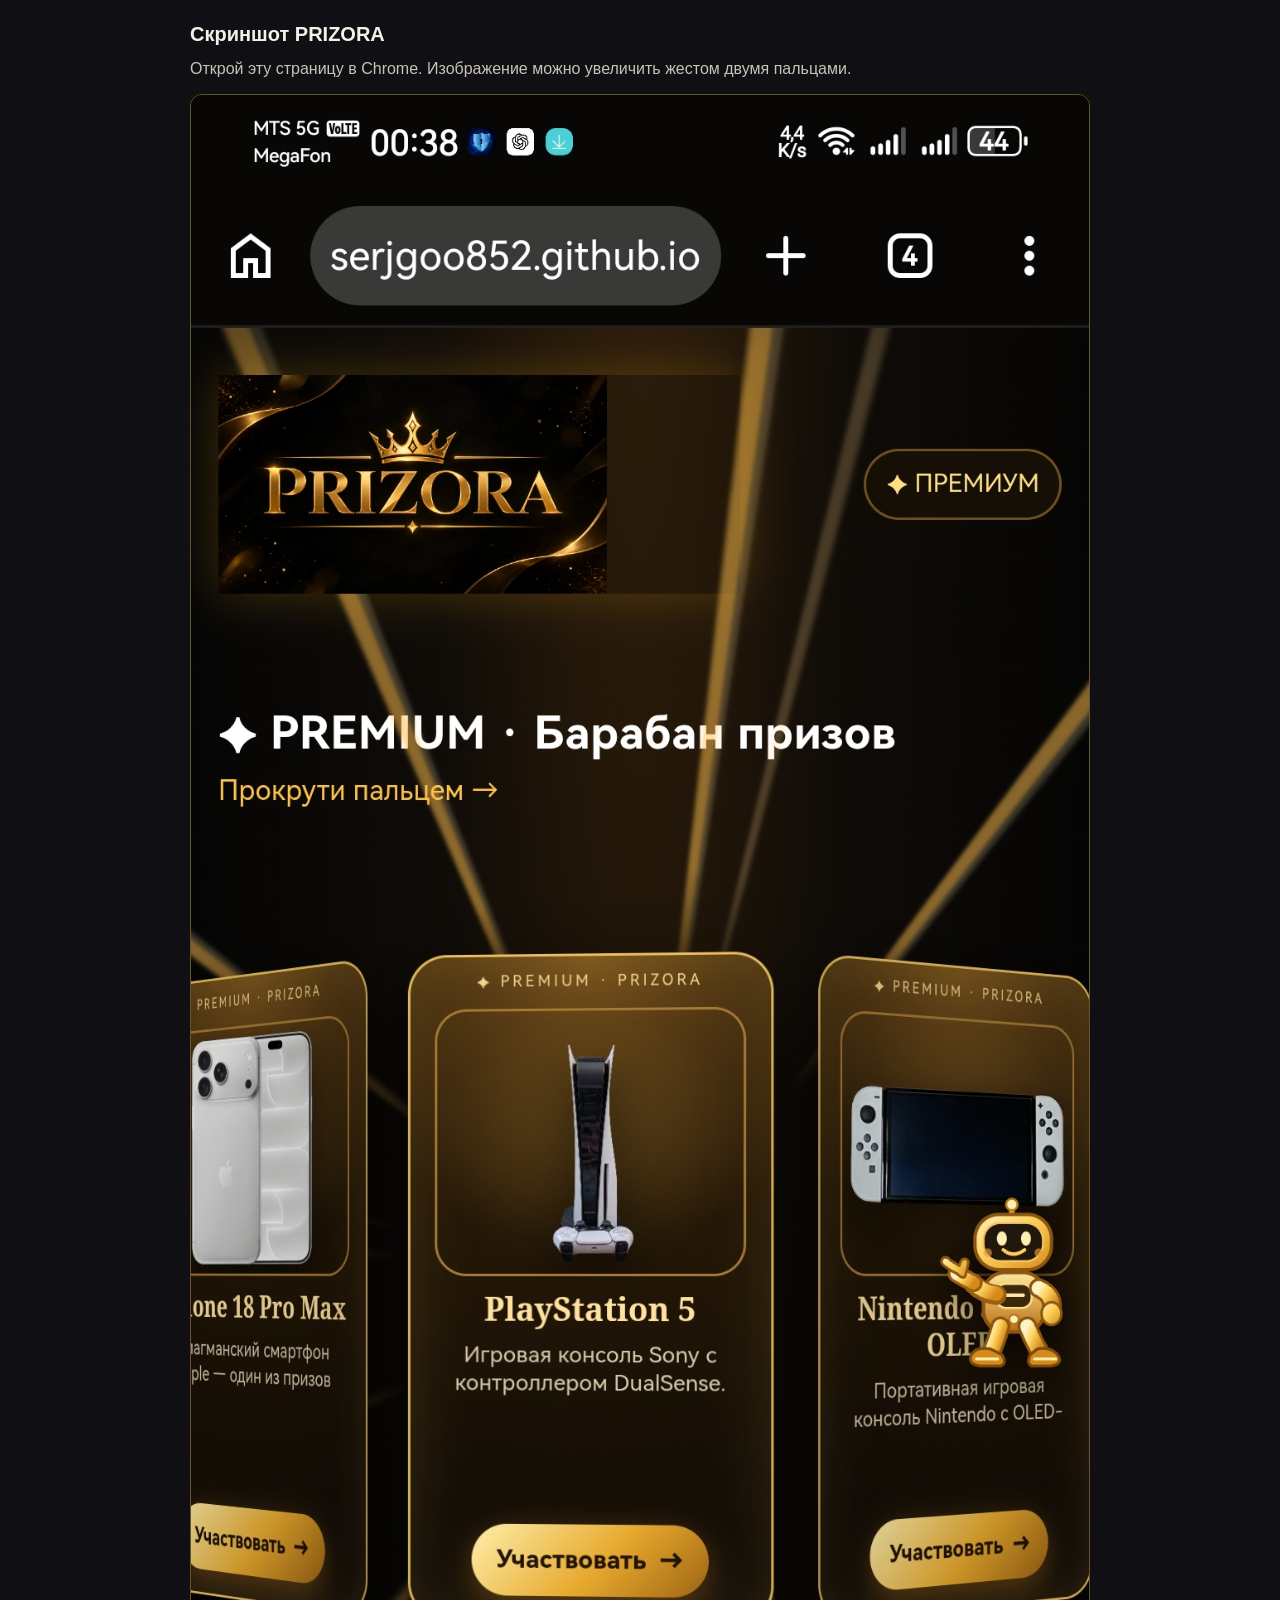
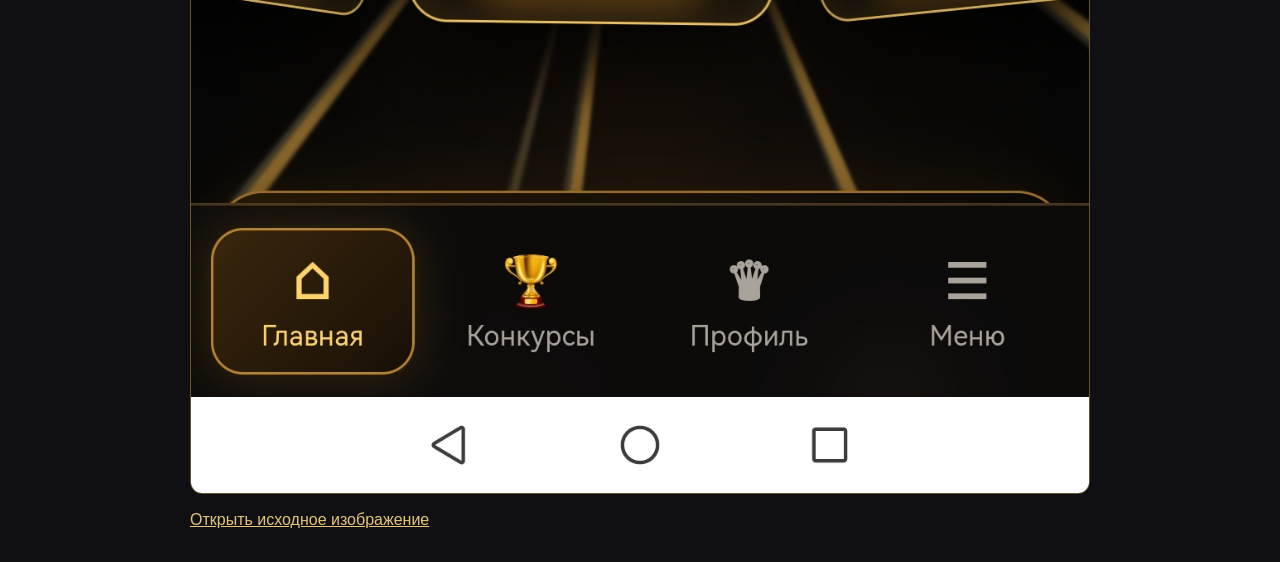
<file: screenshot-check.html>
<!doctype html>
<html lang="ru">
<head>
<meta charset="utf-8">
<meta name="viewport" content="width=device-width,initial-scale=1,viewport-fit=cover">
<title>PRIZORA — просмотр скриншота</title>
<style>
*{box-sizing:border-box}
body{margin:0;padding:16px;background:#101014;color:#f5f1e8;font:16px/1.45 Arial,sans-serif}
main{max-width:900px;margin:0 auto}
h1{font-size:20px;margin:4px 0 8px}
p{color:#c9c3b7;margin:0 0 14px}
img{display:block;width:100%;height:auto;max-height:none;border:1px solid #65552f;border-radius:12px;background:#191919}
a{color:#e6c477}
</style>
</head>
<body>
<main>
<h1>Скриншот PRIZORA</h1>
<p>Открой эту страницу в Chrome. Изображение можно увеличить жестом двумя пальцами.</p>
<img src="./screenshots/Screenshot_20261125_003835_com.android.chrome.jpg" alt="Скриншот PRIZORA, загруженный пользователем">
<p style="margin-top:14px"><a href="./screenshots/Screenshot_20261125_003835_com.android.chrome.jpg">Открыть исходное изображение</a></p>
</main>
</body>
</html>
</file>
